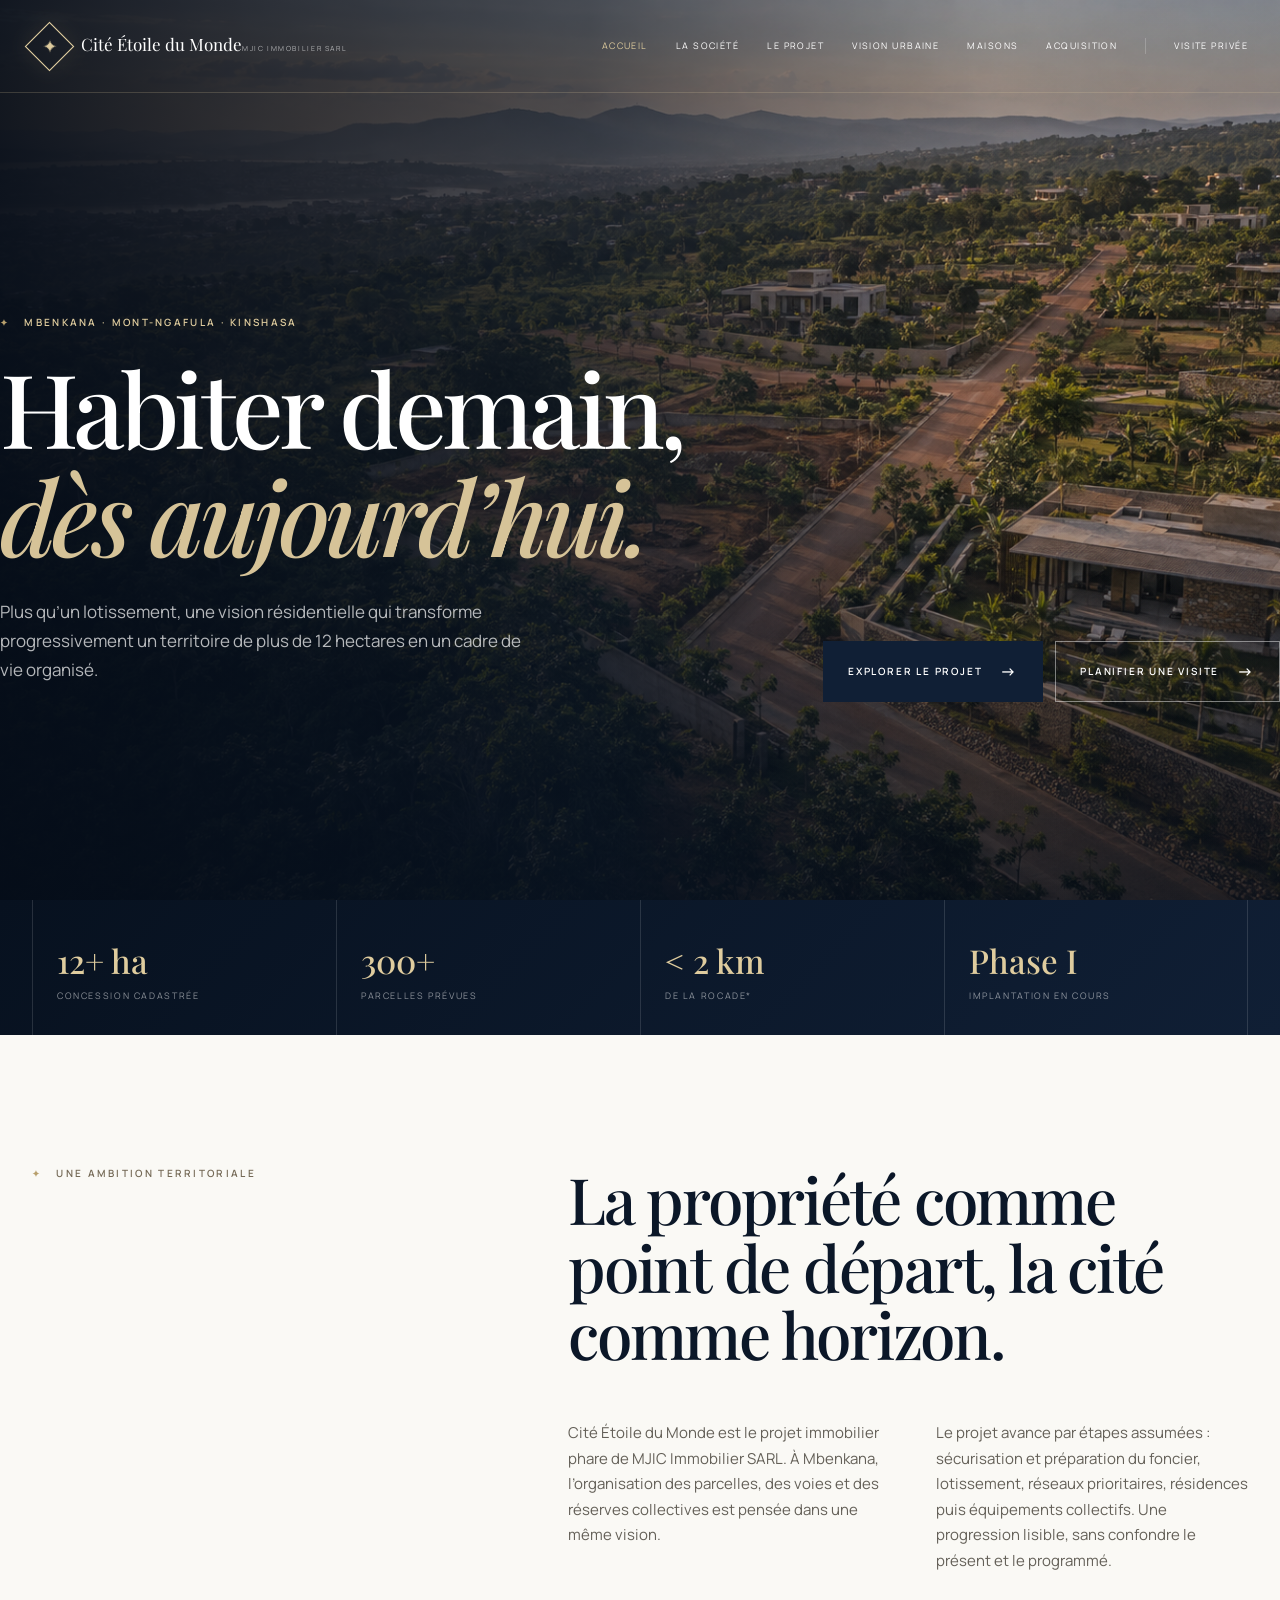
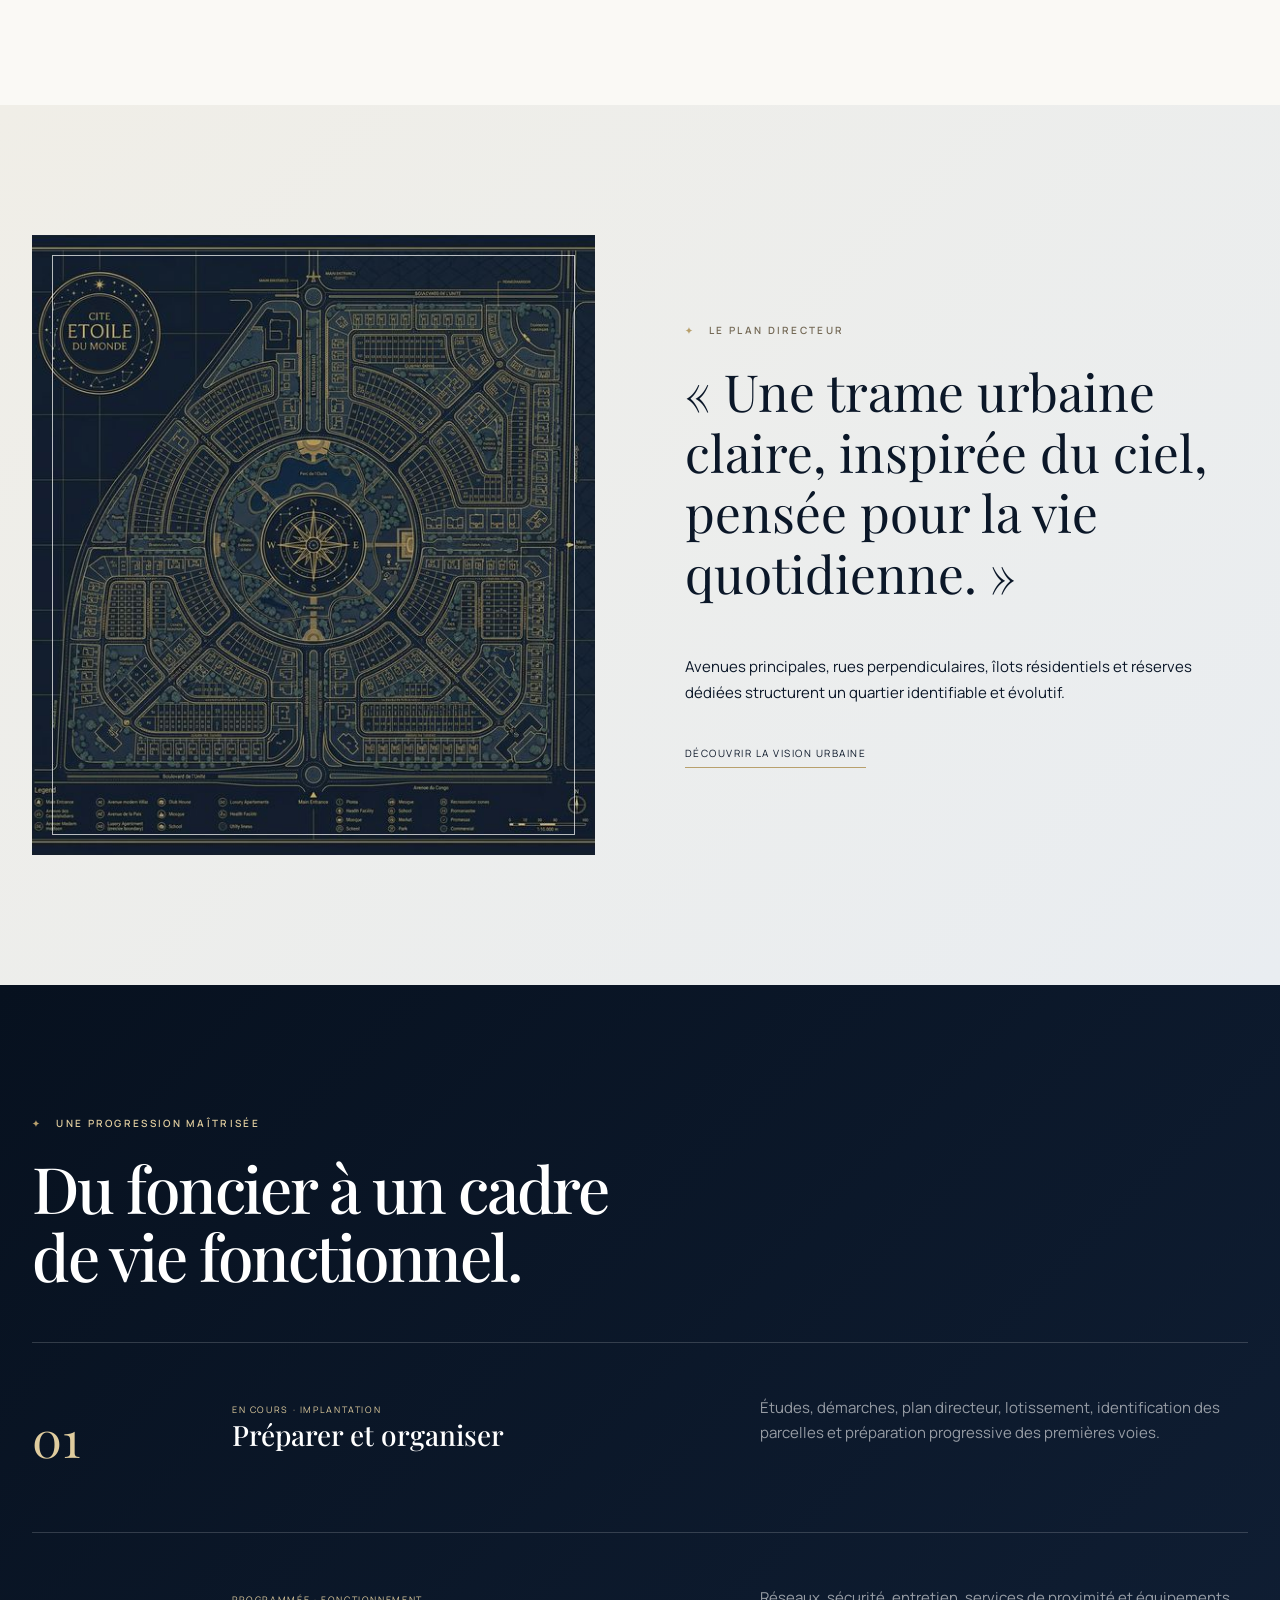
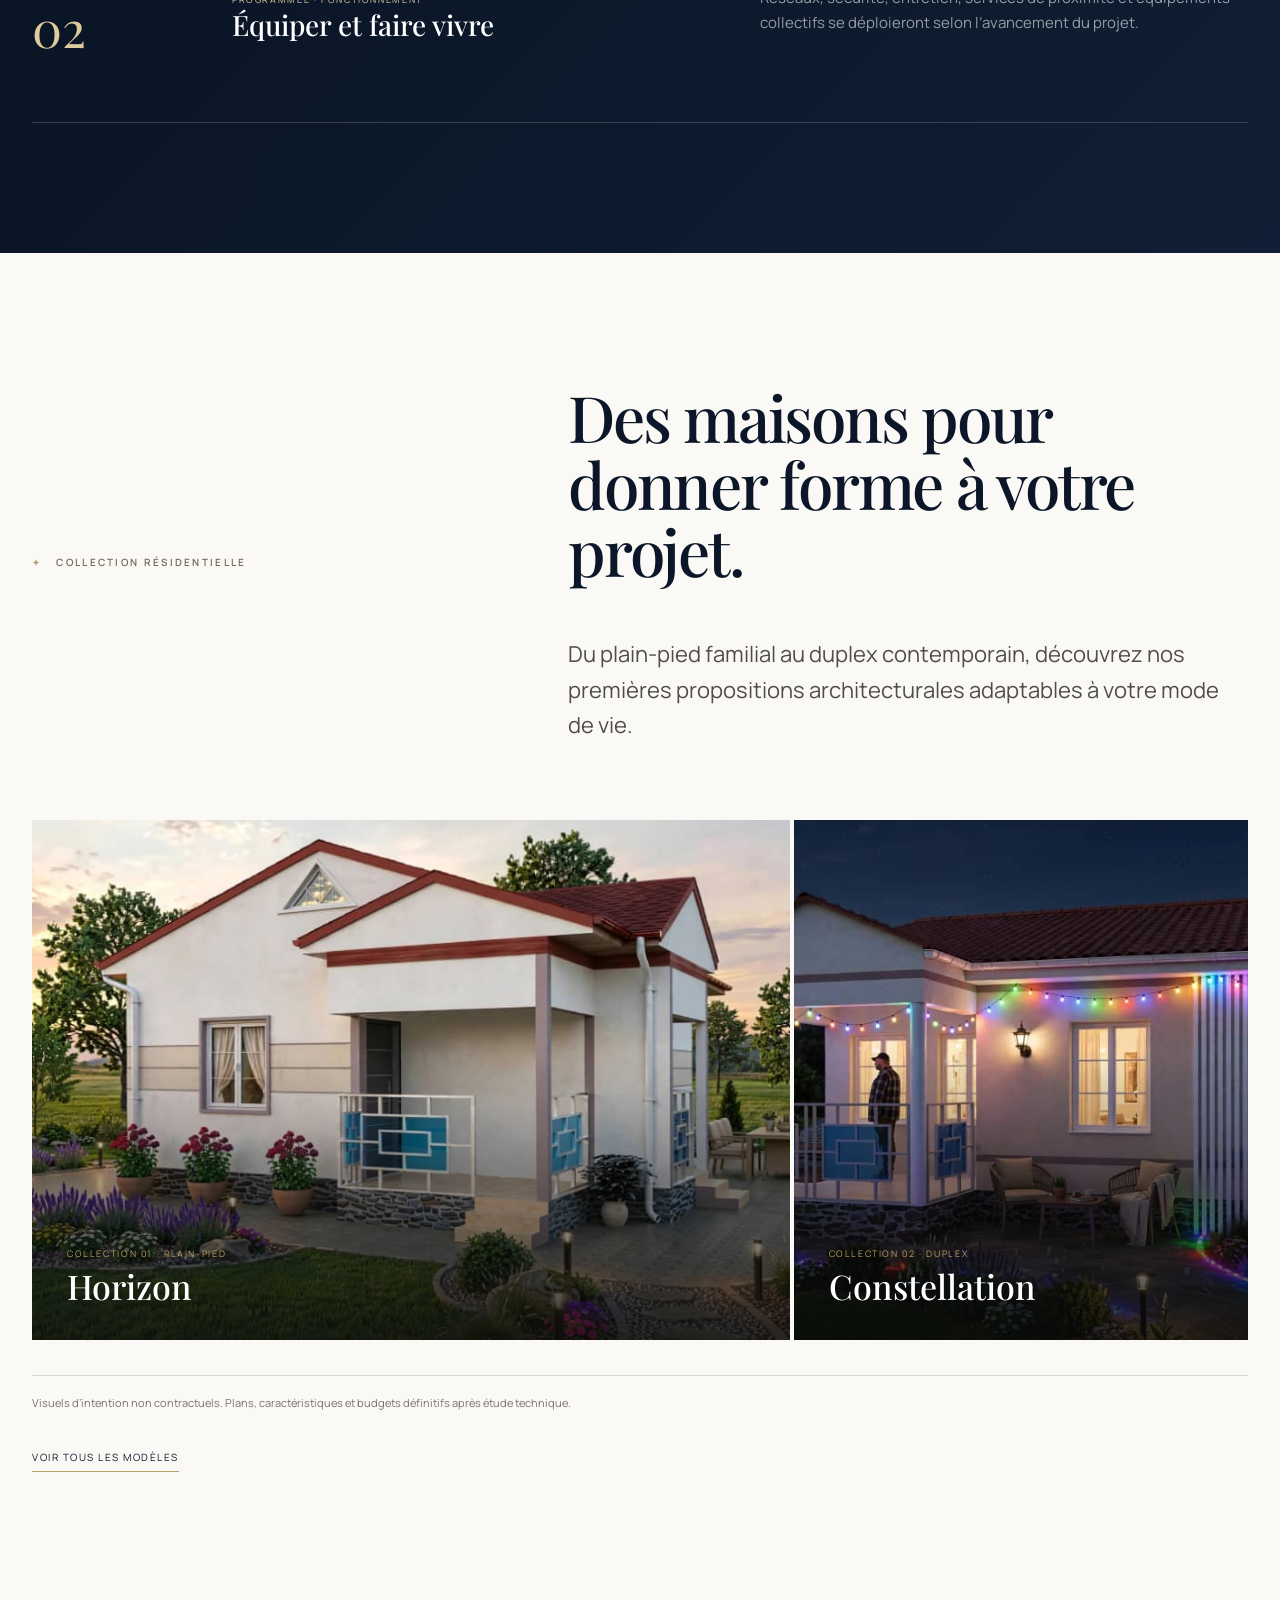
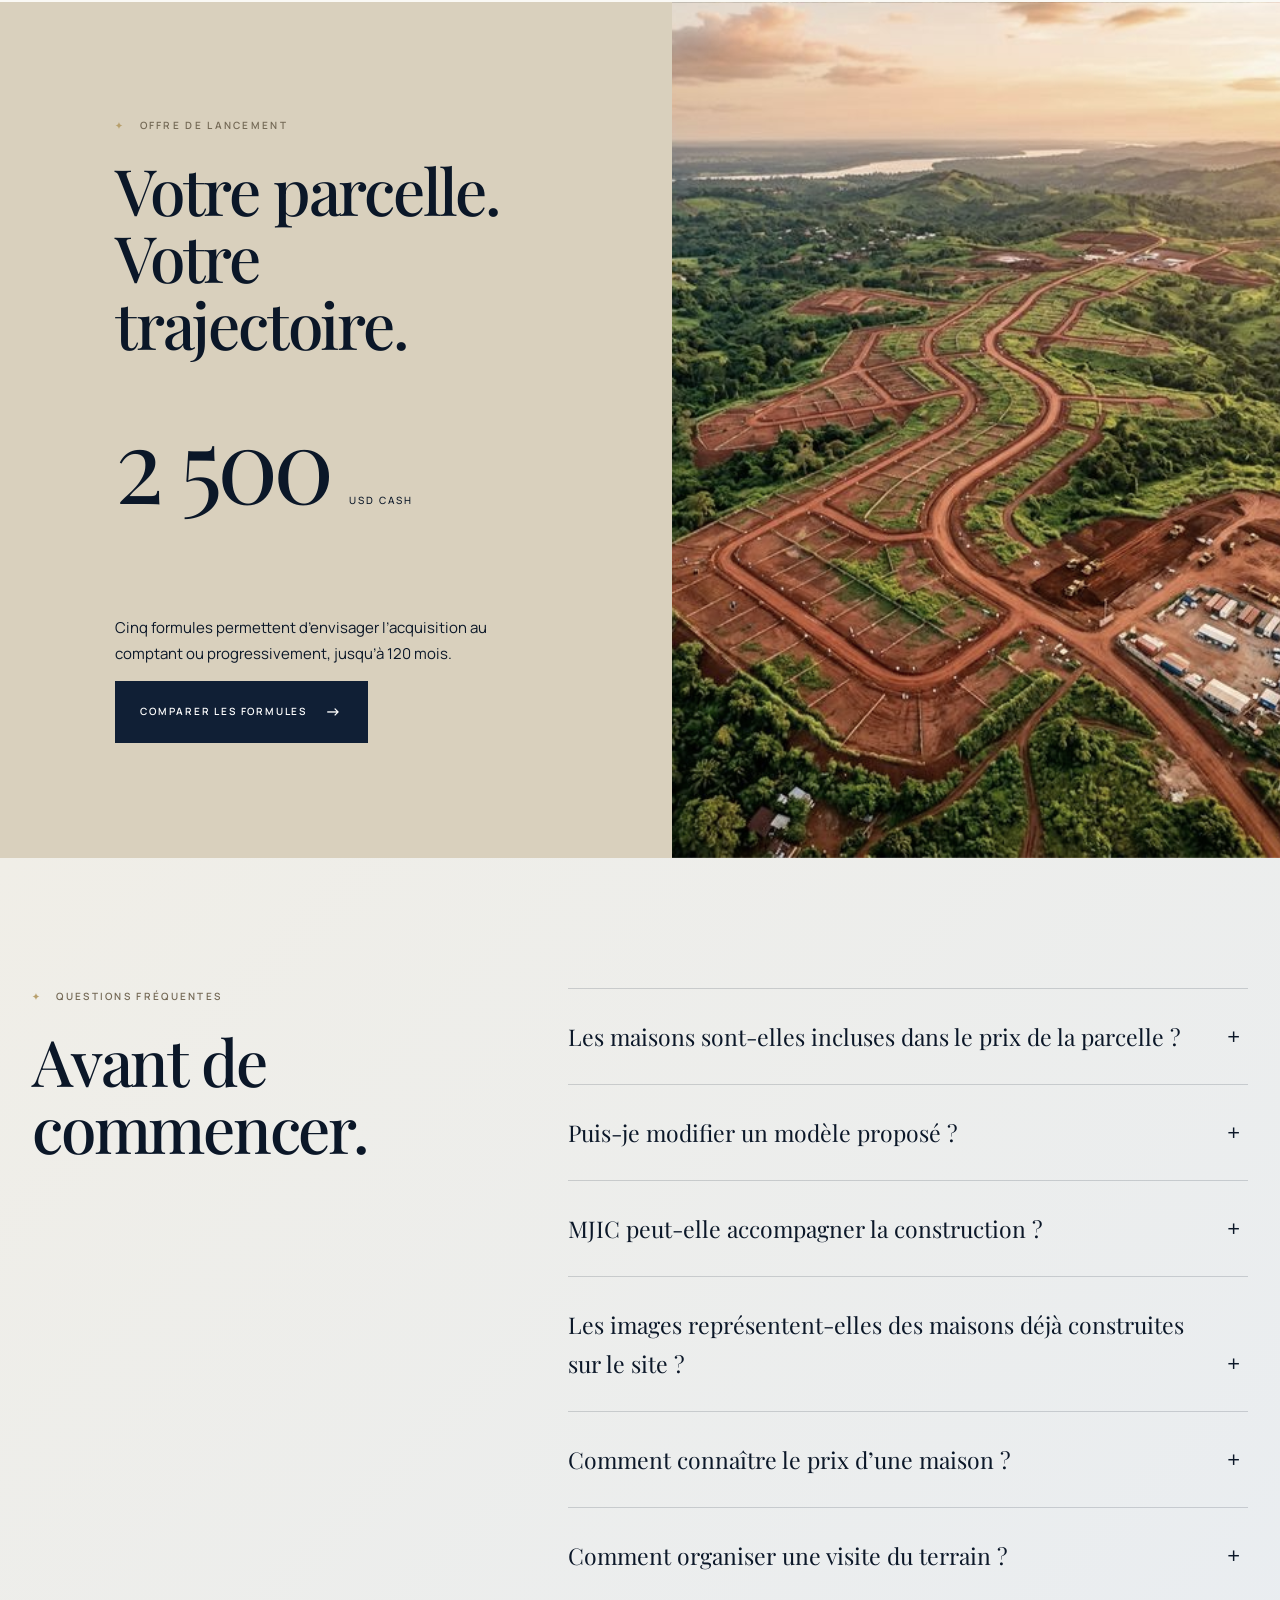
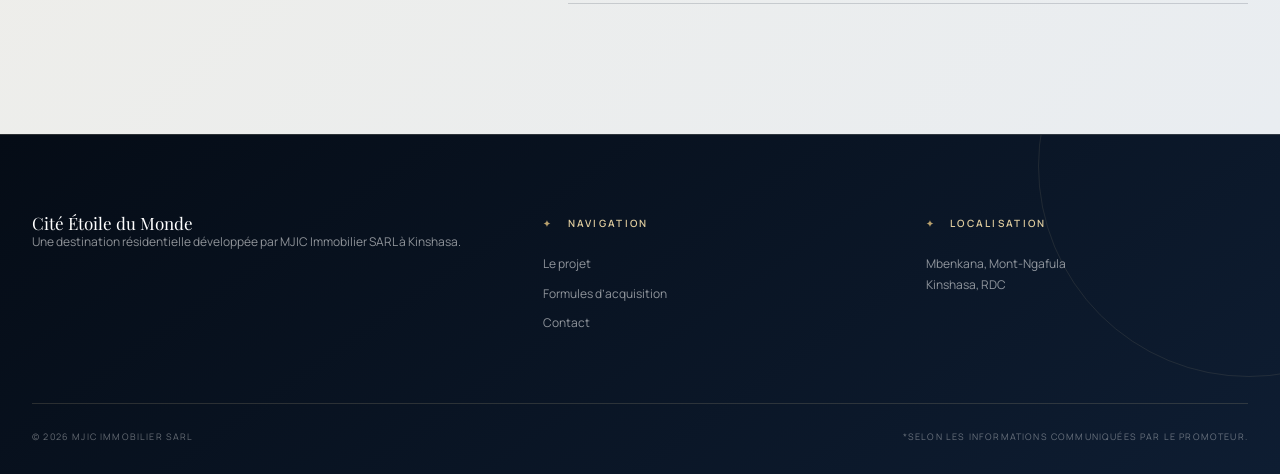
<file: index.html>
<!doctype html>
<html lang="fr">

<head>
    <meta charset="utf-8">
    <meta name="viewport" content="width=device-width,initial-scale=1">
    <meta name="theme-color" content="#07111f">
    <meta name="description"
        content="Cité Étoile du Monde, destination résidentielle planifiée à Mbenkana par MJIC Immobilier SARL.">
    <title>Cité Étoile du Monde — Une destination résidentielle</title>
    <link rel="stylesheet" href="css/style.css">
</head>

<body>
    <header class="site-header">
        <div class="wrap nav"><a class="brand" href="index.html"><span
                    class="brand-mark"><span>✦</span></span><span><span class="brand-name">Cité Étoile du
                        Monde</span><span class="brand-company">MJIC Immobilier SARL</span></span></a><button
                class="menu-btn" aria-label="Menu" aria-expanded="false">☰</button>
            <nav class="nav-links"><a class="active" href="index.html">Accueil</a><a href="societe.html">La société</a><a
                    href="projet.html">Le projet</a><a href="vision-urbaine.html">Vision urbaine</a><a
                    href="maisons.html">Maisons</a><a href="acquisition.html">Acquisition</a><a class="nav-cta" href="visite-privee.html">Visite privée</a></nav>
        </div>
    </header>
    <main>
        <section class="hero">
            <div class="wrap hero-inner">
                <p class="eyebrow">Mbenkana · Mont-Ngafula · Kinshasa</p>
                <h1>Habiter demain,<br><em>dès aujourd’hui.</em></h1>
                <div class="hero-copy">
                    <p>Plus qu’un lotissement, une vision résidentielle qui transforme progressivement un territoire de
                        plus de 12 hectares en un cadre de vie organisé.</p>
                    <div class="hero-actions"><a class="btn btn-dark" href="projet.html">Explorer le projet</a><a
                            class="btn btn-light" href="visite-privee.html">Planifier une visite</a></div>
                </div>
            </div>
        </section>
        <section class="fact-line">
            <div class="wrap facts">
                <div class="fact"><strong>12+ ha</strong><span>Concession cadastrée</span></div>
                <div class="fact"><strong>300+</strong><span>Parcelles prévues</span></div>
                <div class="fact"><strong>&lt; 2 km</strong><span>De la rocade*</span></div>
                <div class="fact"><strong>Phase I</strong><span>Implantation en cours</span></div>
            </div>
        </section>
        <section class="section">
            <div class="wrap intro-grid reveal">
                <div>
                    <p class="eyebrow">Une ambition territoriale</p>
                </div>
                <div>
                    <h2>La propriété comme point de départ, la cité comme horizon.</h2>
                    <div class="copy-columns">
                        <p>Cité Étoile du Monde est le projet immobilier phare de MJIC Immobilier SARL. À Mbenkana,
                            l’organisation des parcelles, des voies et des réserves collectives est pensée dans une même
                            vision.</p>
                        <p>Le projet avance par étapes assumées : sécurisation et préparation du foncier, lotissement,
                            réseaux prioritaires, résidences puis équipements collectifs. Une progression lisible, sans
                            confondre le présent et le programmé.</p>
                    </div>
                </div>
            </div>
        </section>
        <section class="section manifesto">
            <div class="wrap manifesto-grid">
                <div class="manifesto-visual reveal" role="img"
                    aria-label="Plan d'aménagement de la Cité Étoile du Monde"></div>
                <div class="reveal">
                    <p class="eyebrow">Le plan directeur</p>
                    <p class="quote">« Une trame urbaine claire, inspirée du ciel, pensée pour la vie quotidienne. »</p>
                    <p>Avenues principales, rues perpendiculaires, îlots résidentiels et réserves dédiées structurent un
                        quartier identifiable et évolutif.</p><a class="text-link" href="vision-urbaine.html">Découvrir la
                        vision urbaine</a>
                </div>
            </div>
        </section>
        <section class="section phases">
            <div class="wrap">
                <p class="eyebrow">Une progression maîtrisée</p>
                <h2>Du foncier à un cadre<br>de vie fonctionnel.</h2>
                <div class="phase-row reveal">
                    <div class="phase-no">01</div>
                    <div><span class="status">En cours · Implantation</span>
                        <h3>Préparer et organiser</h3>
                    </div>
                    <p>Études, démarches, plan directeur, lotissement, identification des parcelles et préparation
                        progressive des premières voies.</p>
                </div>
                <div class="phase-row reveal">
                    <div class="phase-no">02</div>
                    <div><span class="status">Programmée · Fonctionnement</span>
                        <h3>Équiper et faire vivre</h3>
                    </div>
                    <p>Réseaux, sécurité, entretien, services de proximité et équipements collectifs se déploieront
                        selon l’avancement du projet.</p>
                </div>
            </div>
        </section>
        <section class="section">
            <div class="wrap">
                <div class="intro-grid reveal">
                    <p class="eyebrow">Collection résidentielle</p>
                    <div>
                        <h2>Des maisons pour donner forme à votre projet.</h2>
                        <p class="lead">Du plain-pied familial au duplex contemporain, découvrez nos premières propositions architecturales adaptables à votre mode de vie.</p>
                    </div>
                </div>
                <div class="model-gallery-home">
                    <a class="model-tile reveal" href="maisons.html"><img src="assets/models/WhatsApp Image 2026-09-11 at 14.44.53 (1).jpeg" alt="Maison de plain-pied Horizon"><span class="model-tile-info"><span>Collection 01 · Plain-pied</span><h3>Horizon</h3></span></a>
                    <a class="model-tile reveal" href="maisons.html"><img src="assets/models/WhatsApp Image 2026-09-11 at 19.18.01.jpeg" alt="Duplex contemporain Constellation"><span class="model-tile-info"><span>Collection 02 · Duplex</span><h3>Constellation</h3></span></a>
                </div>
                <p class="disclaimer">Visuels d’intention non contractuels. Plans, caractéristiques et budgets définitifs après étude technique.</p>
                <a class="text-link" href="maisons.html">Voir tous les modèles</a>
            </div>
        </section>
        <section class="pricing-feature">
            <div class="pricing-copy reveal">
                <p class="eyebrow">Offre de lancement</p>
                <h2>Votre parcelle.<br>Votre trajectoire.</h2>
                <p class="price">2 500 <small>USD CASH</small></p>
                <p>Cinq formules permettent d’envisager l’acquisition au comptant ou progressivement, jusqu’à 120 mois.
                </p><a class="btn btn-dark" href="acquisition.html">Comparer les formules</a>
            </div>
            <div class="pricing-image" role="img" aria-label="Perspective du projet résidentiel"></div>
        </section>
        <section class="section manifesto">
            <div class="wrap intro-grid">
                <div><p class="eyebrow">Questions fréquentes</p><h2>Avant de commencer.</h2></div>
                <div class="faq">
                    <details class="reveal"><summary>Les maisons sont-elles incluses dans le prix de la parcelle ?</summary><p>Non. Les formules d’acquisition présentées concernent la parcelle. Le modèle de maison, ses adaptations et sa construction font l’objet d’une étude et d’un devis séparés.</p></details>
                    <details class="reveal"><summary>Puis-je modifier un modèle proposé ?</summary><p>Oui. Les modèles Horizon et Constellation servent de bases architecturales. Toute adaptation dépendra de la parcelle, des règles d’aménagement, de la faisabilité technique et du budget retenu.</p></details>
                    <details class="reveal"><summary>MJIC peut-elle accompagner la construction ?</summary><p>MJIC Immobilier prévoit de pouvoir accompagner les acquéreurs avec des plans-types, des modèles de maisons, la fourniture de matériaux et des prestations de construction selon les besoins.</p></details>
                    <details class="reveal"><summary>Les images représentent-elles des maisons déjà construites sur le site ?</summary><p>Non. Il s’agit de visuels d’intention destinés à présenter les modèles envisagés. Ils ne constituent pas une photographie de réalisations déjà livrées à Cité Étoile du Monde.</p></details>
                    <details class="reveal"><summary>Comment connaître le prix d’une maison ?</summary><p>Le coût dépend du modèle, de la surface, des matériaux, des finitions et des éventuelles modifications. Un conseiller pourra préparer une proposition après définition de votre besoin.</p></details>
                    <details class="reveal"><summary>Comment organiser une visite du terrain ?</summary><p>Utilisez le formulaire de contact pour demander un rendez-vous. L’équipe MJIC vous recontactera afin de convenir des modalités de visite à Mbenkana.</p></details>
                </div>
            </div>
        </section>
    </main>
    <footer class="site-footer">
        <div class="wrap">
            <div class="footer-grid">
                <div>
                    <div class="brand-name">Cité Étoile du Monde</div>
                    <p>Une destination résidentielle développée par MJIC Immobilier SARL à Kinshasa.</p>
                </div>
                <div><span class="eyebrow">Navigation</span><a href="projet.html">Le projet</a><a
                        href="acquisition.html">Formules d’acquisition</a><a href="visite-privee.html">Contact</a></div>
                <div><span class="eyebrow">Localisation</span>
                    <p>Mbenkana, Mont-Ngafula<br>Kinshasa, RDC</p>
                </div>
            </div>
            <div class="footer-bottom">© 2026 MJIC Immobilier SARL <span>*Selon les informations communiquées par le
                    promoteur.</span></div>
        </div>
    </footer>
    <script src="js/main.js"></script>
</body>

</html>
</file>
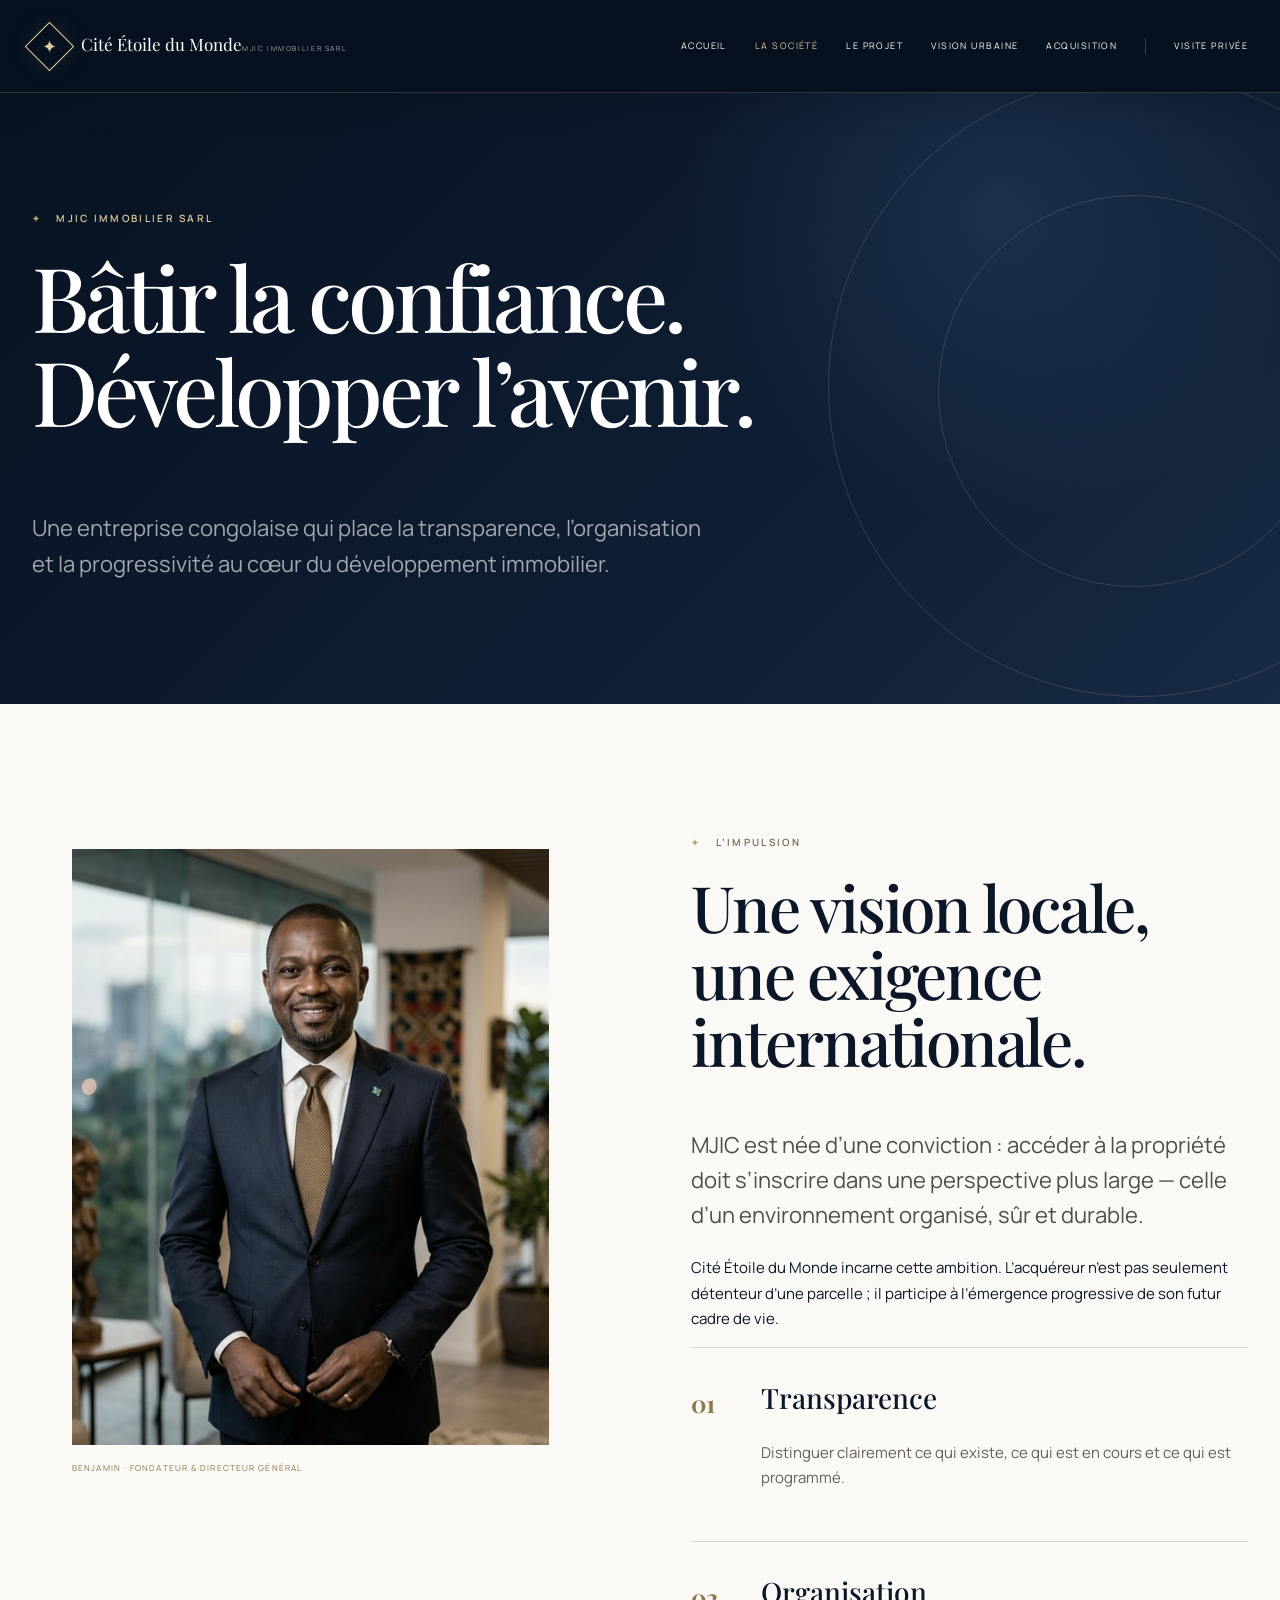
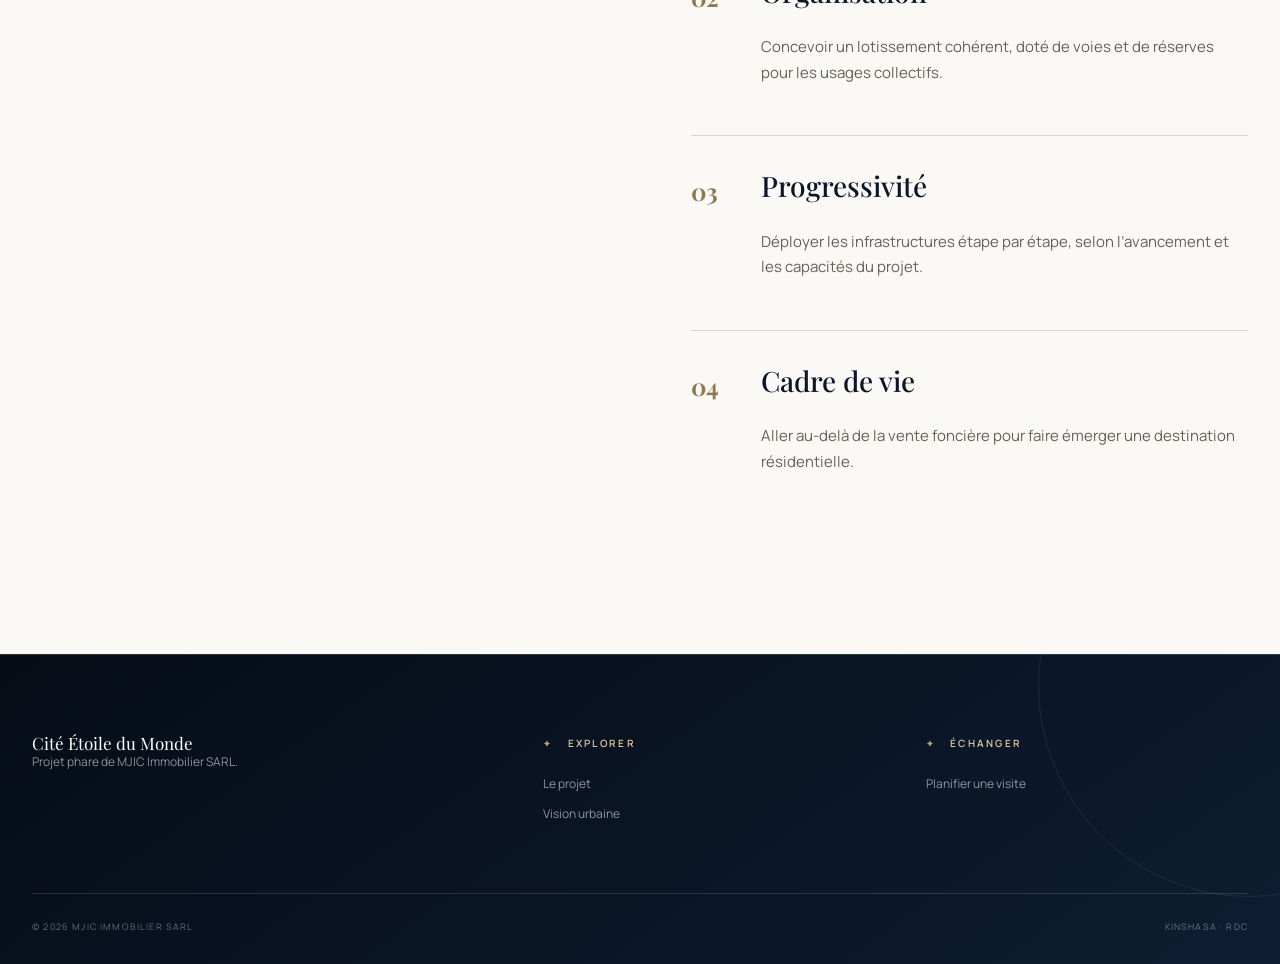
<file: about.html>
<!doctype html>
<html lang="fr">

<head>
    <meta charset="utf-8">
    <meta name="viewport" content="width=device-width,initial-scale=1">
    <meta name="description" content="Découvrez MJIC Immobilier SARL, sa mission, sa vision et son engagement.">
    <title>La société — MJIC Immobilier SARL</title>
    <link rel="stylesheet" href="css/style.css">
</head>

<body>
    <header class="site-header solid">
        <div class="wrap nav"><a class="brand" href="index.html"><span
                    class="brand-mark"><span>✦</span></span><span><span class="brand-name">Cité Étoile du
                        Monde</span><span class="brand-company">MJIC Immobilier SARL</span></span></a><button
                class="menu-btn" aria-label="Menu">☰</button>
            <nav class="nav-links"><a href="index.html">Accueil</a><a class="active" href="about.html">La société</a><a
                    href="projet.html">Le projet</a><a href="services.html">Vision urbaine</a><a
                    href="formules.html">Acquisition</a><a class="nav-cta" href="contact.html">Visite privée</a></nav>
        </div>
    </header>
    <main>
        <section class="page-hero">
            <div class="wrap">
                <p class="eyebrow">MJIC Immobilier SARL</p>
                <h1>Bâtir la confiance.<br>Développer l’avenir.</h1>
                <p class="lead">Une entreprise congolaise qui place la transparence, l’organisation et la progressivité
                    au cœur du développement immobilier.</p>
            </div>
        </section>
        <section class="section">
            <div class="wrap editorial-grid">
                <figure class="portrait reveal"><img src="assets/founder.jpg"
                        alt="Benjamin, fondateur et directeur général de MJIC Immobilier SARL">
                    <figcaption><small>Benjamin · Fondateur & Directeur général</small></figcaption>
                </figure>
                <div>
                    <p class="eyebrow">L’impulsion</p>
                    <h2>Une vision locale, une exigence internationale.</h2>
                    <p class="lead">MJIC est née d’une conviction : accéder à la propriété doit s’inscrire dans une
                        perspective plus large — celle d’un environnement organisé, sûr et durable.</p>
                    <p>Cité Étoile du Monde incarne cette ambition. L’acquéreur n’est pas seulement détenteur d’une
                        parcelle ; il participe à l’émergence progressive de son futur cadre de vie.</p>
                    <div class="principle reveal"><b>01</b>
                        <div>
                            <h3>Transparence</h3>
                            <p>Distinguer clairement ce qui existe, ce qui est en cours et ce qui est programmé.</p>
                        </div>
                    </div>
                    <div class="principle reveal"><b>02</b>
                        <div>
                            <h3>Organisation</h3>
                            <p>Concevoir un lotissement cohérent, doté de voies et de réserves pour les usages
                                collectifs.</p>
                        </div>
                    </div>
                    <div class="principle reveal"><b>03</b>
                        <div>
                            <h3>Progressivité</h3>
                            <p>Déployer les infrastructures étape par étape, selon l’avancement et les capacités du
                                projet.</p>
                        </div>
                    </div>
                    <div class="principle reveal"><b>04</b>
                        <div>
                            <h3>Cadre de vie</h3>
                            <p>Aller au-delà de la vente foncière pour faire émerger une destination résidentielle.</p>
                        </div>
                    </div>
                </div>
            </div>
        </section>
    </main>
    <footer class="site-footer">
        <div class="wrap">
            <div class="footer-grid">
                <div>
                    <div class="brand-name">Cité Étoile du Monde</div>
                    <p>Projet phare de MJIC Immobilier SARL.</p>
                </div>
                <div><span class="eyebrow">Explorer</span><a href="projet.html">Le projet</a><a
                        href="services.html">Vision urbaine</a></div>
                <div><span class="eyebrow">Échanger</span><a href="contact.html">Planifier une visite</a></div>
            </div>
            <div class="footer-bottom">© 2026 MJIC Immobilier SARL <span>Kinshasa · RDC</span></div>
        </div>
    </footer>
    <script src="js/main.js"></script>
</body>

</html>
</file>
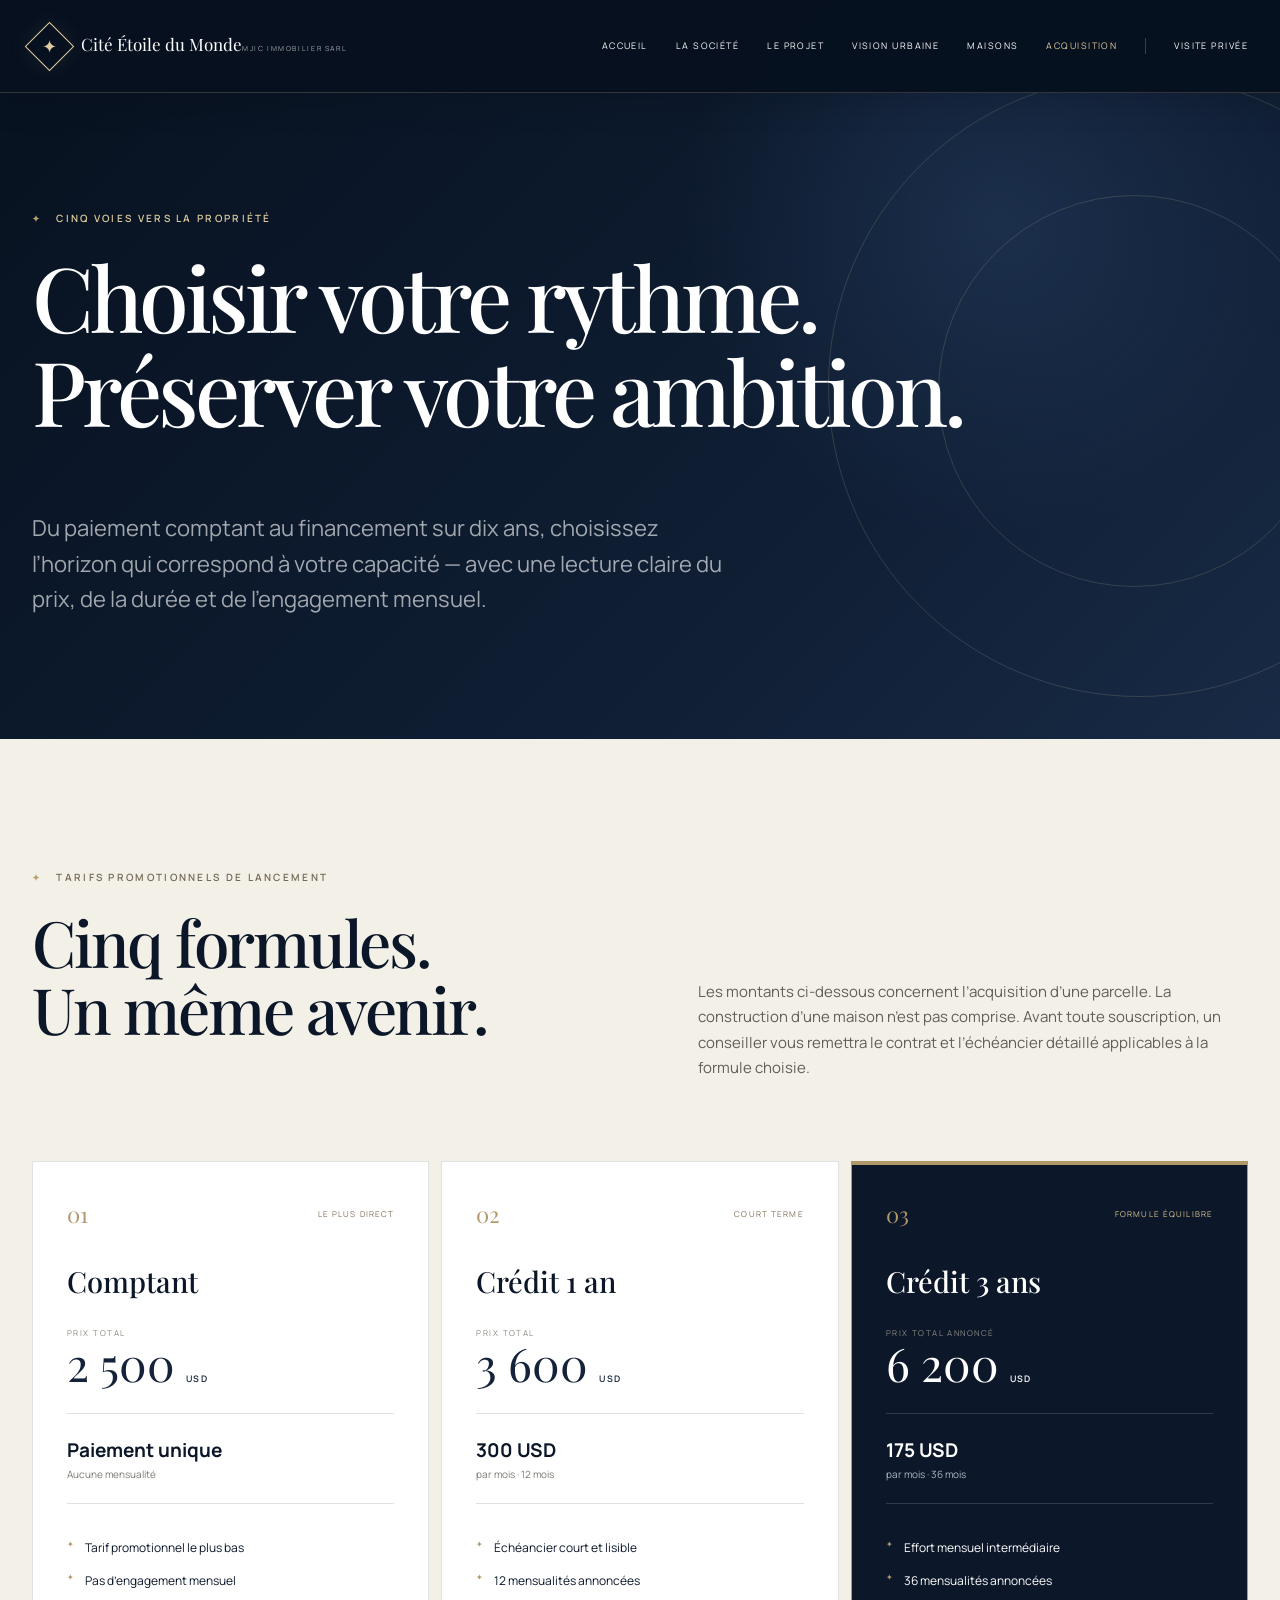
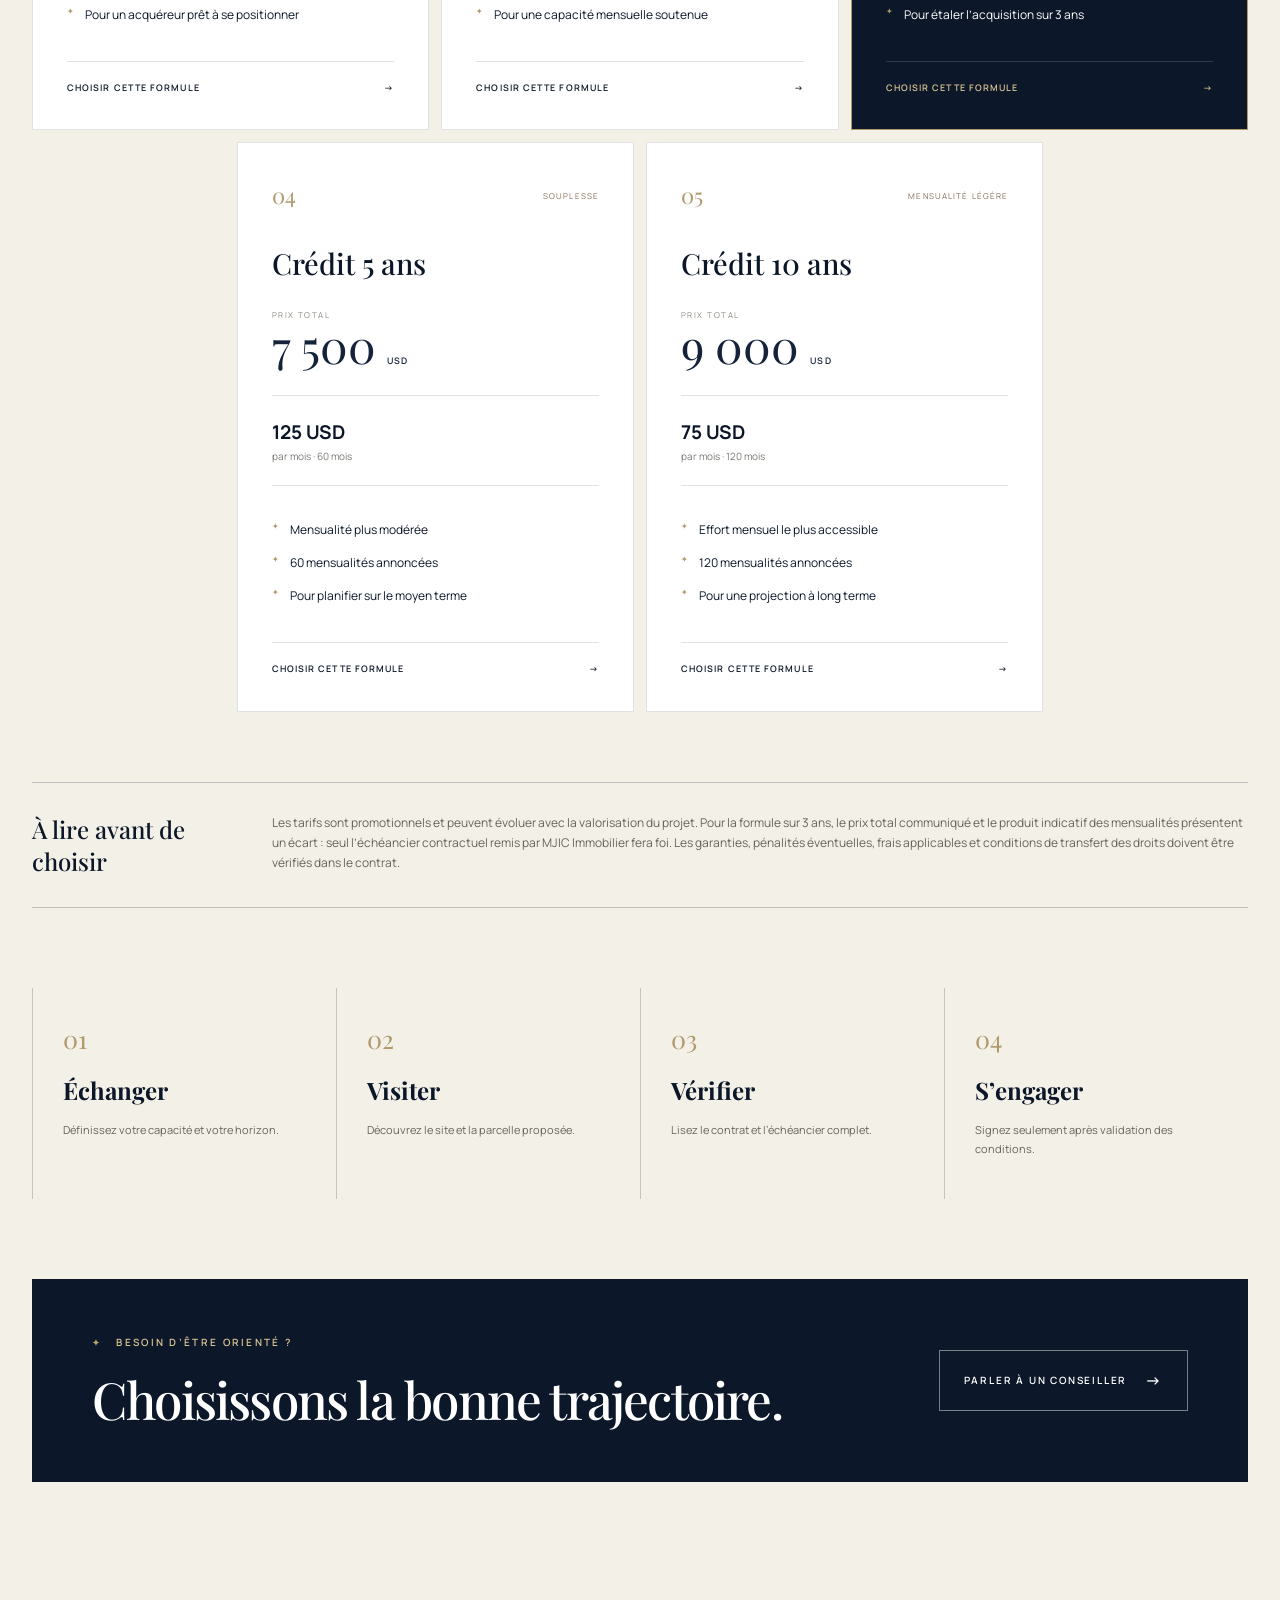
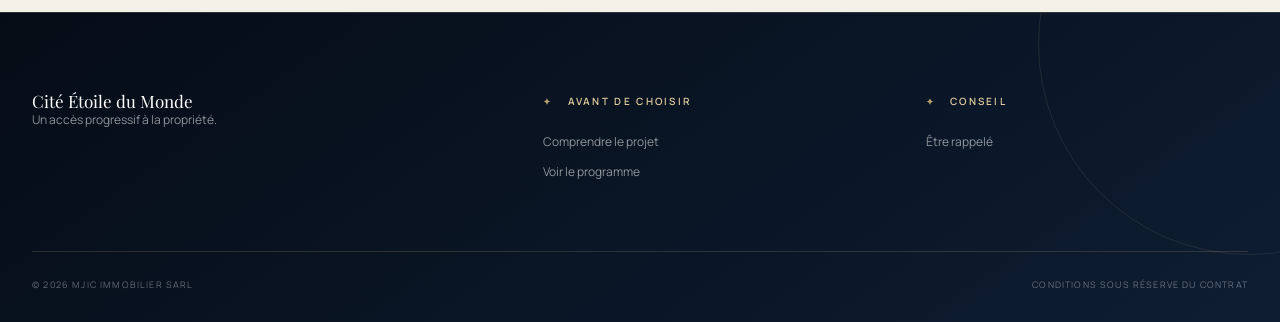
<file: acquisition.html>
<!doctype html>
<html lang="fr">

<head>
    <meta charset="utf-8">
    <meta name="viewport" content="width=device-width,initial-scale=1">
    <meta name="theme-color" content="#07111f">
    <meta name="description" content="Comparez les cinq formules d'acquisition de parcelles à Cité Étoile du Monde.">
    <title>Formules d’acquisition — Cité Étoile du Monde</title>
    <link rel="stylesheet" href="css/style.css">
</head>

<body class="acquisition-page">
    <header class="site-header solid">
        <div class="wrap nav"><a class="brand" href="index.html"><span
                    class="brand-mark"><span>✦</span></span><span><span class="brand-name">Cité Étoile du
                        Monde</span><span class="brand-company">MJIC Immobilier SARL</span></span></a><button
                class="menu-btn">☰</button>
            <nav class="nav-links"><a href="index.html">Accueil</a><a href="societe.html">La société</a><a
                    href="projet.html">Le projet</a><a href="vision-urbaine.html">Vision urbaine</a><a href="maisons.html">Maisons</a><a class="active"
                    href="acquisition.html">Acquisition</a><a class="nav-cta" href="visite-privee.html">Visite privée</a></nav>
        </div>
    </header>
    <main>
        <section class="page-hero acquisition-hero">
            <div class="wrap">
                <p class="eyebrow">Cinq voies vers la propriété</p>
                <h1>Choisir votre rythme.<br>Préserver votre ambition.</h1>
                <p class="lead">Du paiement comptant au financement sur dix ans, choisissez l’horizon qui correspond à
                    votre capacité — avec une lecture claire du prix, de la durée et de l’engagement mensuel.</p>
            </div>
        </section>
        <section class="section pricing-section">
            <div class="wrap">
                <div class="pricing-intro">
                    <div><p class="eyebrow">Tarifs promotionnels de lancement</p><h2>Cinq formules.<br>Un même avenir.</h2></div>
                    <p>Les montants ci-dessous concernent l’acquisition d’une parcelle. La construction d’une maison
                        n’est pas comprise. Avant toute souscription, un conseiller vous remettra le contrat et
                        l’échéancier détaillé applicables à la formule choisie.</p>
                </div>
                <div class="plans">
                    <article class="plan reveal">
                        <div class="plan-head"><div class="plan-number">01</div><div class="tag">Le plus direct</div></div>
                        <h3>Comptant</h3><p class="plan-label">Prix total</p><div class="amount">2 500 <small>USD</small></div>
                        <div class="payment"><strong>Paiement unique</strong><span>Aucune mensualité</span></div>
                        <ul><li>Tarif promotionnel le plus bas</li><li>Pas d’engagement mensuel</li><li>Pour un acquéreur prêt à se positionner</li></ul>
                        <a href="visite-privee.html?formule=comptant">Choisir cette formule <span>→</span></a>
                    </article>
                    <article class="plan reveal">
                        <div class="plan-head"><div class="plan-number">02</div><div class="tag">Court terme</div></div>
                        <h3>Crédit 1 an</h3><p class="plan-label">Prix total</p><div class="amount">3 600 <small>USD</small></div>
                        <div class="payment"><strong>300 USD</strong><span>par mois · 12 mois</span></div>
                        <ul><li>Échéancier court et lisible</li><li>12 mensualités annoncées</li><li>Pour une capacité mensuelle soutenue</li></ul>
                        <a href="visite-privee.html?formule=credit-1-an">Choisir cette formule <span>→</span></a>
                    </article>
                    <article class="plan recommended reveal">
                        <div class="plan-head"><div class="plan-number">03</div><div class="tag">Formule équilibre</div></div>
                        <h3>Crédit 3 ans</h3><p class="plan-label">Prix total annoncé</p><div class="amount">6 200 <small>USD</small></div>
                        <div class="payment"><strong>175 USD</strong><span>par mois · 36 mois</span></div>
                        <ul><li>Effort mensuel intermédiaire</li><li>36 mensualités annoncées</li><li>Pour étaler l’acquisition sur 3 ans</li></ul>
                        <a href="visite-privee.html?formule=credit-3-ans">Choisir cette formule <span>→</span></a>
                    </article>
                    <article class="plan reveal">
                        <div class="plan-head"><div class="plan-number">04</div><div class="tag">Souplesse</div></div>
                        <h3>Crédit 5 ans</h3><p class="plan-label">Prix total</p><div class="amount">7 500 <small>USD</small></div>
                        <div class="payment"><strong>125 USD</strong><span>par mois · 60 mois</span></div>
                        <ul><li>Mensualité plus modérée</li><li>60 mensualités annoncées</li><li>Pour planifier sur le moyen terme</li></ul>
                        <a href="visite-privee.html?formule=credit-5-ans">Choisir cette formule <span>→</span></a>
                    </article>
                    <article class="plan reveal">
                        <div class="plan-head"><div class="plan-number">05</div><div class="tag">Mensualité légère</div></div>
                        <h3>Crédit 10 ans</h3><p class="plan-label">Prix total</p><div class="amount">9 000 <small>USD</small></div>
                        <div class="payment"><strong>75 USD</strong><span>par mois · 120 mois</span></div>
                        <ul><li>Effort mensuel le plus accessible</li><li>120 mensualités annoncées</li><li>Pour une projection à long terme</li></ul>
                        <a href="visite-privee.html?formule=credit-10-ans">Choisir cette formule <span>→</span></a>
                    </article>
                </div>
                <div class="pricing-note"><strong>À lire avant de choisir</strong><p>Les tarifs sont promotionnels et
                    peuvent évoluer avec la valorisation du projet. Pour la formule sur 3 ans, le prix total communiqué
                    et le produit indicatif des mensualités présentent un écart : seul l’échéancier contractuel remis par
                    MJIC Immobilier fera foi. Les garanties, pénalités éventuelles, frais applicables et conditions de
                    transfert des droits doivent être vérifiés dans le contrat.</p></div>
                <div class="acquisition-steps"><div><span>01</span><strong>Échanger</strong><p>Définissez votre capacité et votre horizon.</p></div><div><span>02</span><strong>Visiter</strong><p>Découvrez le site et la parcelle proposée.</p></div><div><span>03</span><strong>Vérifier</strong><p>Lisez le contrat et l’échéancier complet.</p></div><div><span>04</span><strong>S’engager</strong><p>Signez seulement après validation des conditions.</p></div></div>
                <div class="pricing-cta"><div><p class="eyebrow">Besoin d’être orienté ?</p><h2>Choisissons la bonne trajectoire.</h2></div><a class="btn btn-light" href="visite-privee.html">Parler à un conseiller</a></div>
            </div>
        </section>
    </main>
    <footer class="site-footer">
        <div class="wrap">
            <div class="footer-grid">
                <div>
                    <div class="brand-name">Cité Étoile du Monde</div>
                    <p>Un accès progressif à la propriété.</p>
                </div>
                <div><span class="eyebrow">Avant de choisir</span><a href="projet.html">Comprendre le projet</a><a
                        href="vision-urbaine.html">Voir le programme</a></div>
                <div><span class="eyebrow">Conseil</span><a href="visite-privee.html">Être rappelé</a></div>
            </div>
            <div class="footer-bottom">© 2026 MJIC Immobilier SARL <span>Conditions sous réserve du contrat</span></div>
        </div>
    </footer>
    <script src="js/main.js"></script>
</body>

</html>
</file>
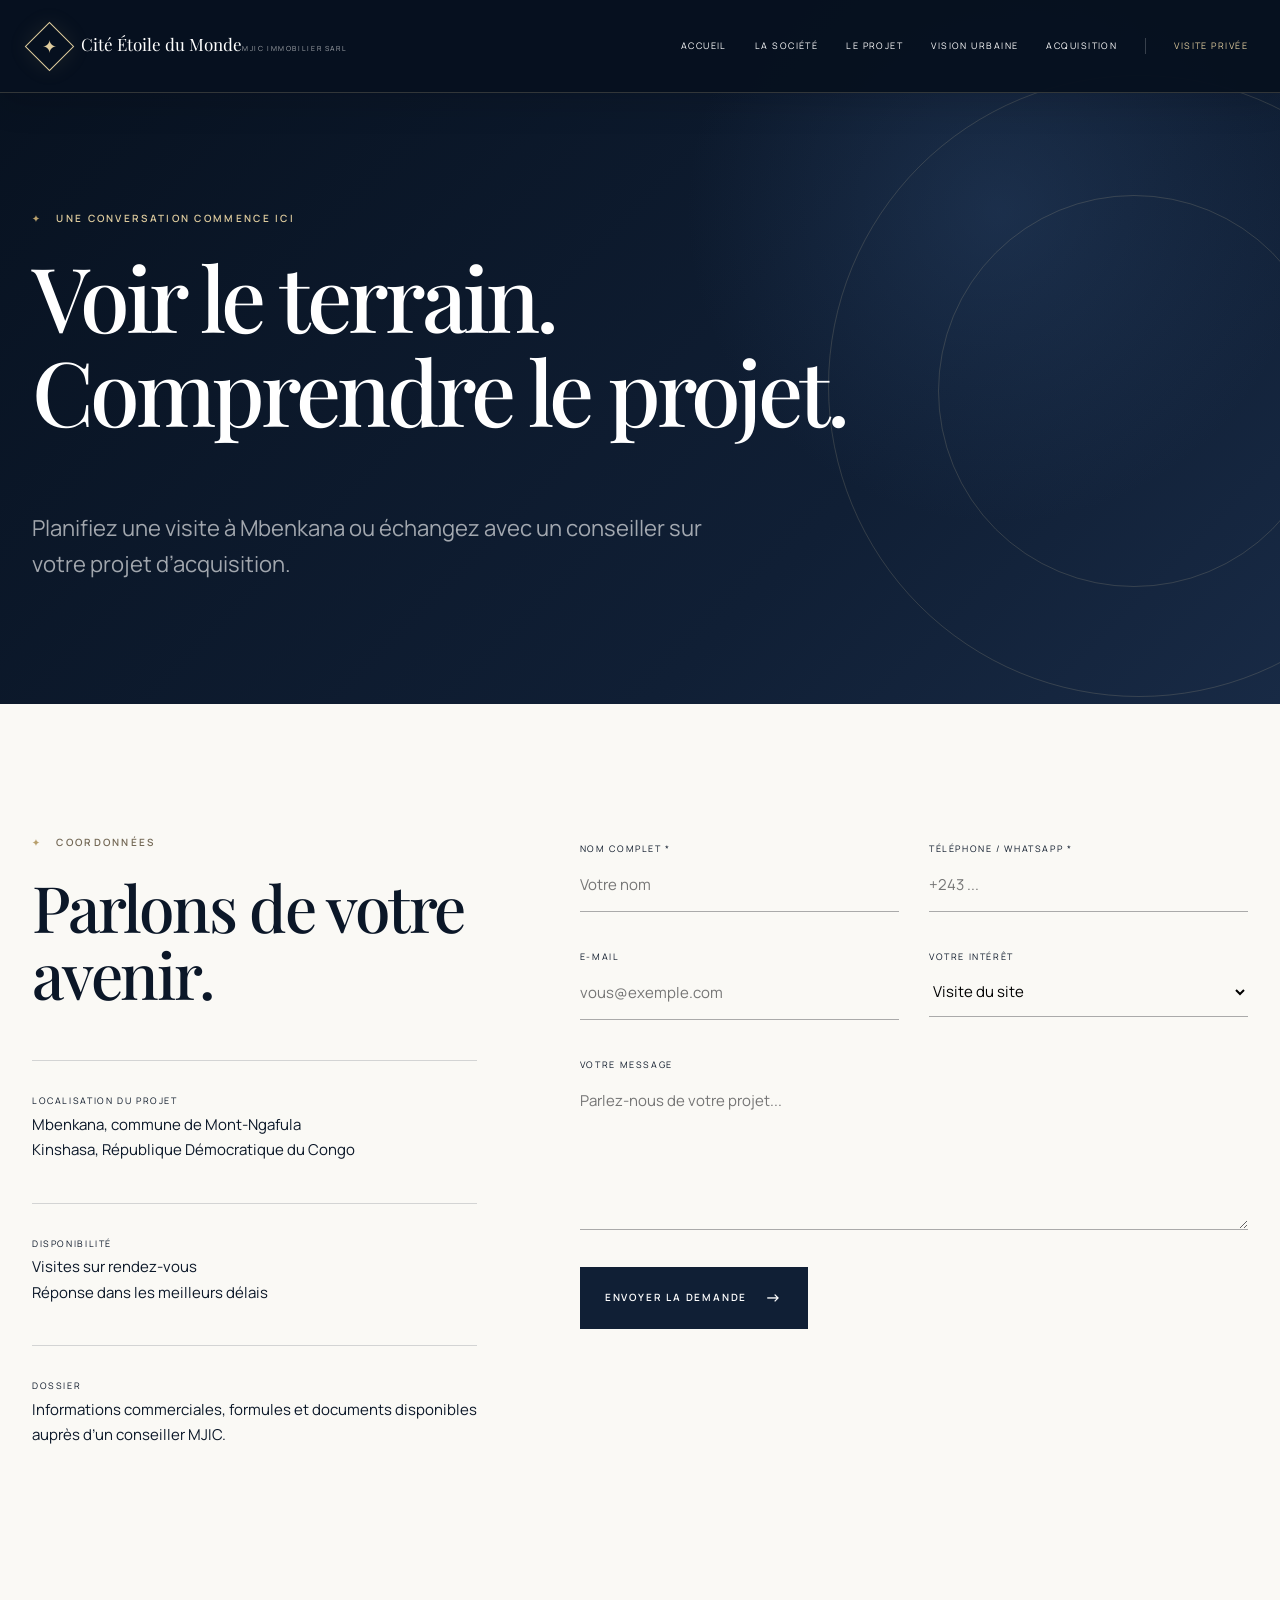
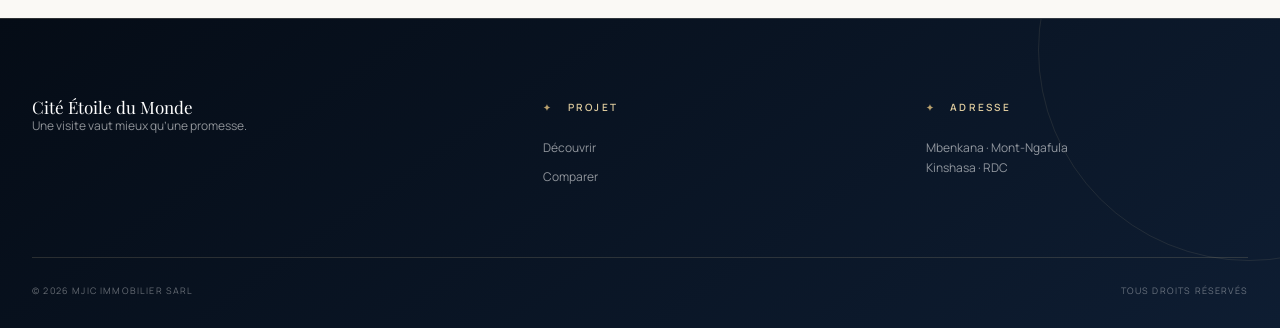
<file: contact.html>
<!doctype html>
<html lang="fr">

<head>
    <meta charset="utf-8">
    <meta name="viewport" content="width=device-width,initial-scale=1">
    <meta name="description"
        content="Contactez MJIC Immobilier SARL et planifiez une visite privée du site à Mbenkana.">
    <title>Contact & visite privée — MJIC Immobilier</title>
    <link rel="stylesheet" href="css/style.css">
</head>

<body>
    <header class="site-header solid">
        <div class="wrap nav"><a class="brand" href="index.html"><span
                    class="brand-mark"><span>✦</span></span><span><span class="brand-name">Cité Étoile du
                        Monde</span><span class="brand-company">MJIC Immobilier SARL</span></span></a><button
                class="menu-btn">☰</button>
            <nav class="nav-links"><a href="index.html">Accueil</a><a href="about.html">La société</a><a
                    href="projet.html">Le projet</a><a href="services.html">Vision urbaine</a><a
                    href="formules.html">Acquisition</a><a class="active nav-cta" href="contact.html">Visite privée</a>
            </nav>
        </div>
    </header>
    <main>
        <section class="page-hero">
            <div class="wrap">
                <p class="eyebrow">Une conversation commence ici</p>
                <h1>Voir le terrain.<br>Comprendre le projet.</h1>
                <p class="lead">Planifiez une visite à Mbenkana ou échangez avec un conseiller sur votre projet
                    d’acquisition.</p>
            </div>
        </section>
        <section class="section">
            <div class="wrap contact-layout">
                <aside>
                    <p class="eyebrow">Coordonnées</p>
                    <h2>Parlons de votre avenir.</h2>
                    <div class="contact-detail"><span>Localisation du projet</span>
                        <p>Mbenkana, commune de Mont-Ngafula<br>Kinshasa, République Démocratique du Congo</p>
                    </div>
                    <div class="contact-detail"><span>Disponibilité</span>
                        <p>Visites sur rendez-vous<br>Réponse dans les meilleurs délais</p>
                    </div>
                    <div class="contact-detail"><span>Dossier</span>
                        <p>Informations commerciales, formules et documents disponibles auprès d’un conseiller MJIC.</p>
                    </div>
                </aside>
                <div>
                    <div class="form-status" role="status"></div>
                    <form id="contactForm">
                        <div class="form-grid">
                            <div class="field"><label for="name">Nom complet *</label><input id="name" name="name"
                                    required placeholder="Votre nom"></div>
                            <div class="field"><label for="phone">Téléphone / WhatsApp *</label><input id="phone"
                                    name="phone" required placeholder="+243 ..."></div>
                            <div class="field"><label for="email">E-mail</label><input id="email" type="email"
                                    name="email" placeholder="vous@exemple.com"></div>
                            <div class="field"><label for="interest">Votre intérêt</label><select id="interest"
                                    name="interest">
                                    <option>Visite du site</option>
                                    <option>Formule cash</option>
                                    <option>Crédit 1 an</option>
                                    <option>Crédit 3 ans</option>
                                    <option>Crédit 5 ans</option>
                                    <option>Crédit 10 ans</option>
                                    <option>Demande de dossier</option>
                                </select></div>
                            <div class="field full"><label for="message">Votre message</label><textarea id="message"
                                    name="message" rows="5" placeholder="Parlez-nous de votre projet..."></textarea>
                            </div>
                            <div class="field full"><button class="btn btn-dark" type="submit">Envoyer la
                                    demande</button></div>
                        </div>
                    </form>
                </div>
            </div>
        </section>
    </main>
    <footer class="site-footer">
        <div class="wrap">
            <div class="footer-grid">
                <div>
                    <div class="brand-name">Cité Étoile du Monde</div>
                    <p>Une visite vaut mieux qu’une promesse.</p>
                </div>
                <div><span class="eyebrow">Projet</span><a href="projet.html">Découvrir</a><a
                        href="formules.html">Comparer</a></div>
                <div><span class="eyebrow">Adresse</span>
                    <p>Mbenkana · Mont-Ngafula<br>Kinshasa · RDC</p>
                </div>
            </div>
            <div class="footer-bottom">© 2026 MJIC Immobilier SARL <span>Tous droits réservés</span></div>
        </div>
    </footer>
    <script src="js/main.js"></script>
</body>

</html>
</file>
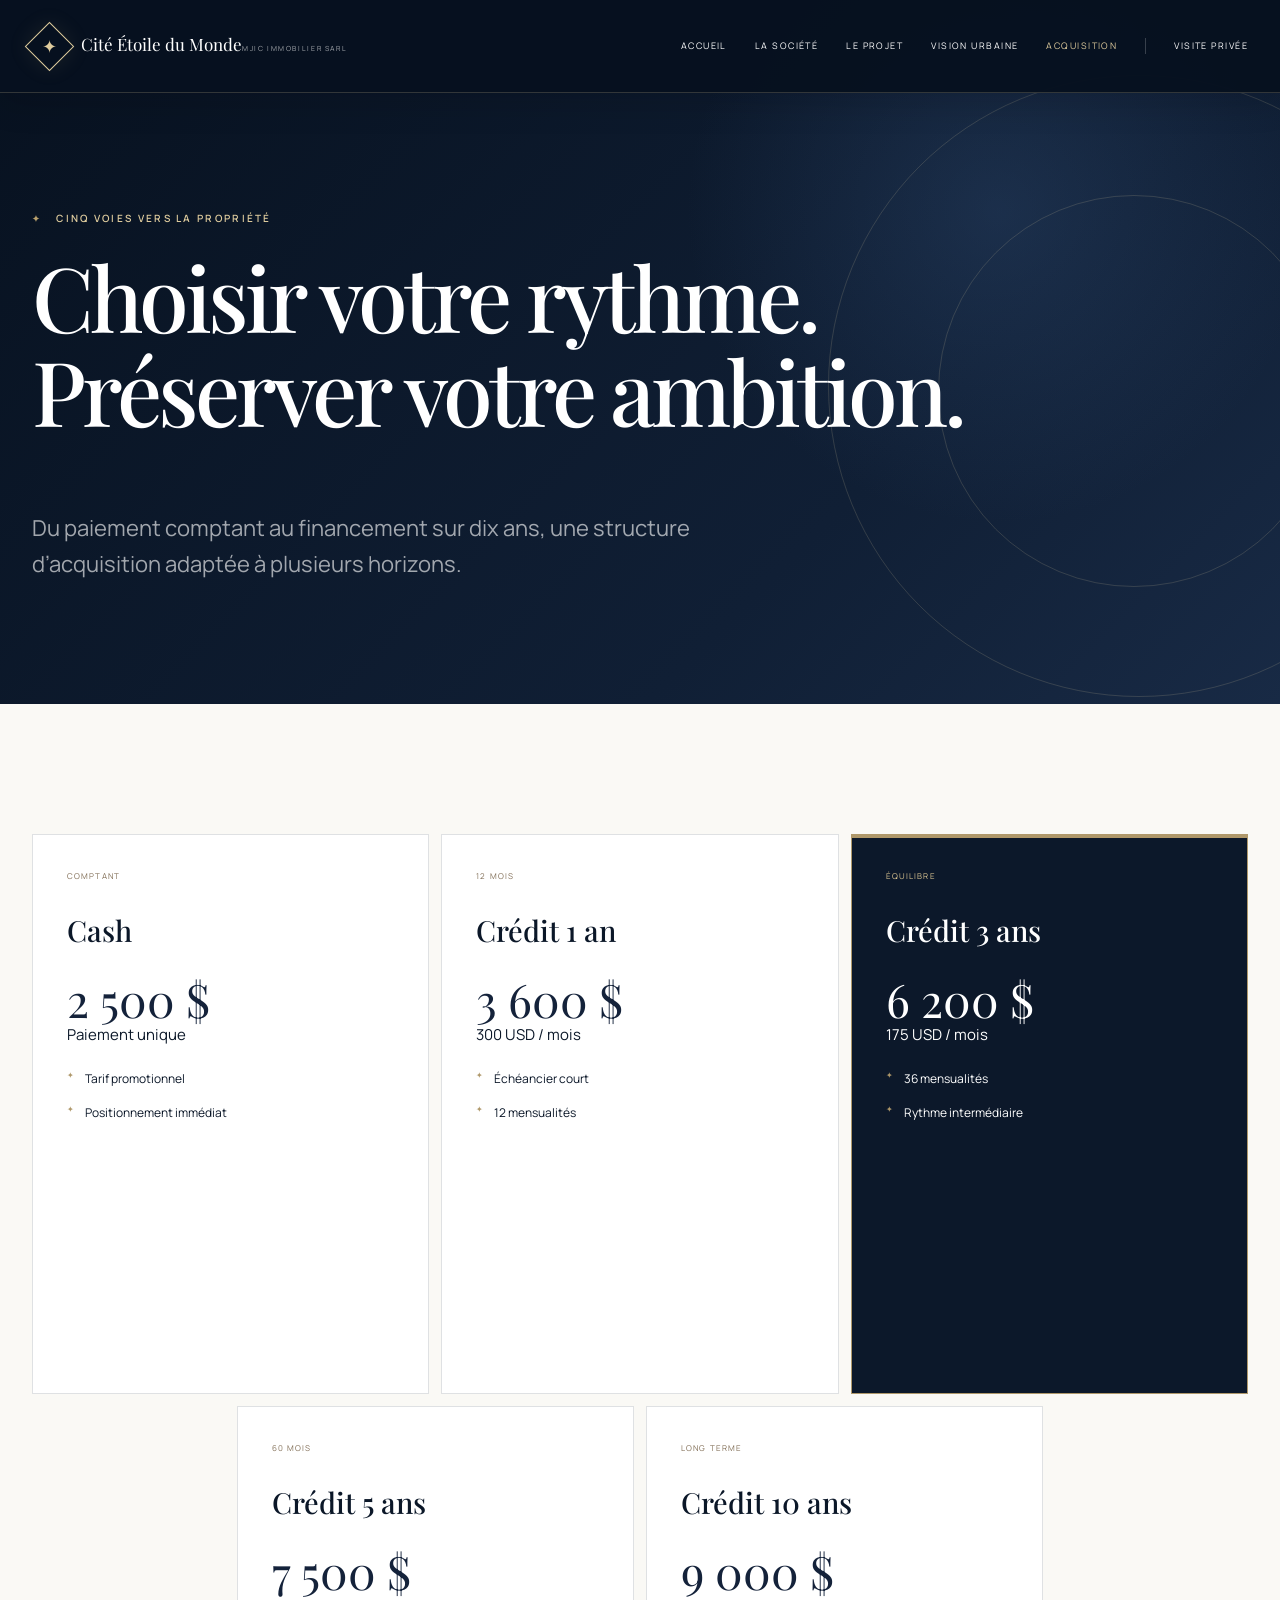
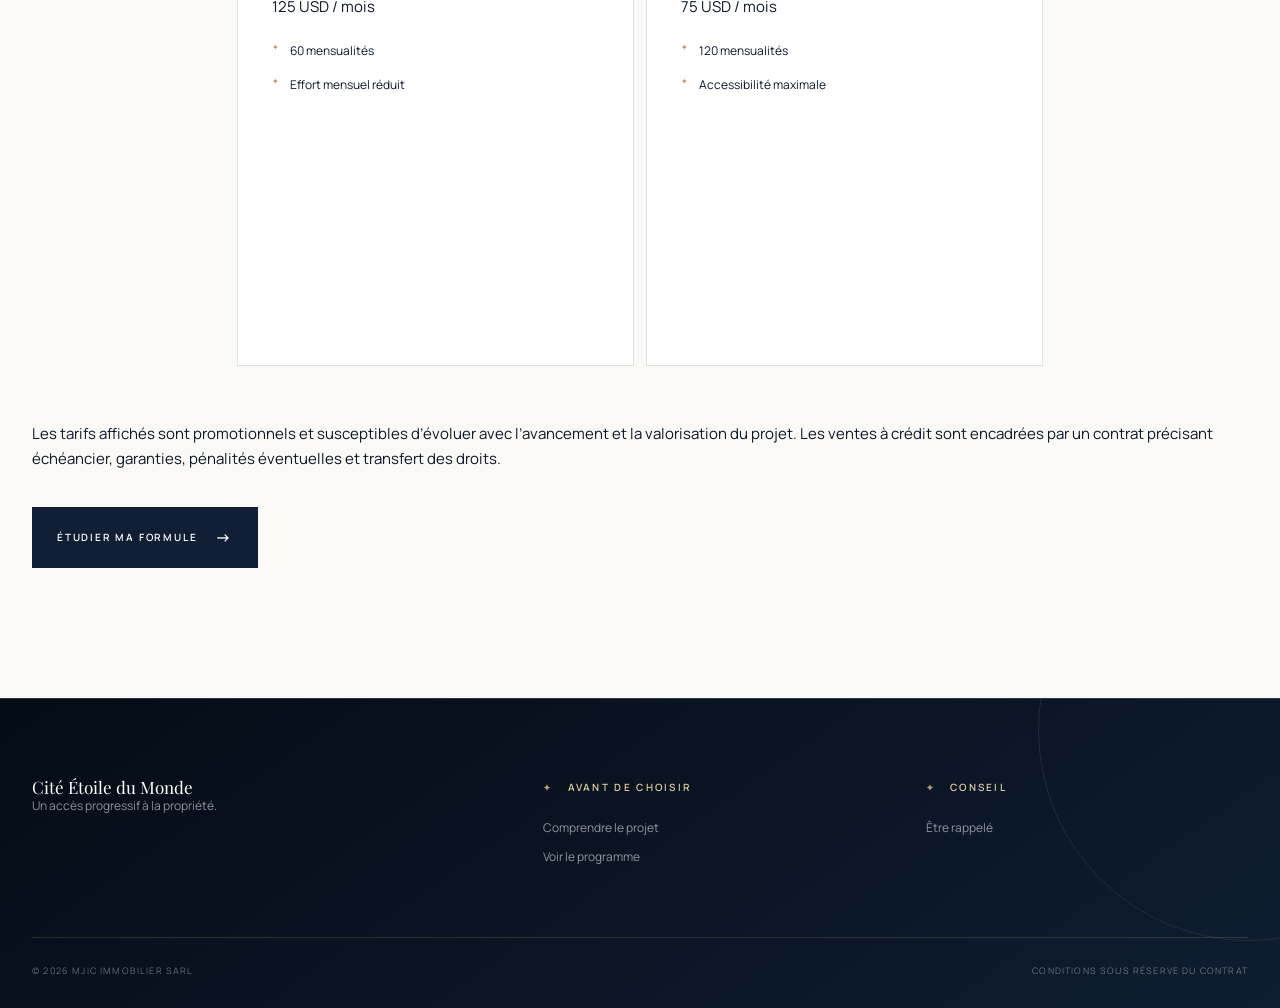
<file: formules.html>
<!doctype html>
<html lang="fr">

<head>
    <meta charset="utf-8">
    <meta name="viewport" content="width=device-width,initial-scale=1">
    <meta name="description" content="Comparez les cinq formules d'acquisition de parcelles à Cité Étoile du Monde.">
    <title>Formules d’acquisition — Cité Étoile du Monde</title>
    <link rel="stylesheet" href="css/style.css">
</head>

<body>
    <header class="site-header solid">
        <div class="wrap nav"><a class="brand" href="index.html"><span
                    class="brand-mark"><span>✦</span></span><span><span class="brand-name">Cité Étoile du
                        Monde</span><span class="brand-company">MJIC Immobilier SARL</span></span></a><button
                class="menu-btn">☰</button>
            <nav class="nav-links"><a href="index.html">Accueil</a><a href="about.html">La société</a><a
                    href="projet.html">Le projet</a><a href="services.html">Vision urbaine</a><a class="active"
                    href="formules.html">Acquisition</a><a class="nav-cta" href="contact.html">Visite privée</a></nav>
        </div>
    </header>
    <main>
        <section class="page-hero">
            <div class="wrap">
                <p class="eyebrow">Cinq voies vers la propriété</p>
                <h1>Choisir votre rythme.<br>Préserver votre ambition.</h1>
                <p class="lead">Du paiement comptant au financement sur dix ans, une structure d’acquisition adaptée à
                    plusieurs horizons.</p>
            </div>
        </section>
        <section class="section">
            <div class="wrap">
                <div class="plans">
                    <article class="plan reveal">
                        <div class="tag">Comptant</div>
                        <h3>Cash</h3>
                        <div class="amount">2 500 $</div>
                        <p class="monthly">Paiement unique</p>
                        <ul>
                            <li>Tarif promotionnel</li>
                            <li>Positionnement immédiat</li>
                        </ul>
                    </article>
                    <article class="plan reveal">
                        <div class="tag">12 mois</div>
                        <h3>Crédit 1 an</h3>
                        <div class="amount">3 600 $</div>
                        <p class="monthly">300 USD / mois</p>
                        <ul>
                            <li>Échéancier court</li>
                            <li>12 mensualités</li>
                        </ul>
                    </article>
                    <article class="plan recommended reveal">
                        <div class="tag">Équilibre</div>
                        <h3>Crédit 3 ans</h3>
                        <div class="amount">6 200 $</div>
                        <p class="monthly">175 USD / mois</p>
                        <ul>
                            <li>36 mensualités</li>
                            <li>Rythme intermédiaire</li>
                        </ul>
                    </article>
                    <article class="plan reveal">
                        <div class="tag">60 mois</div>
                        <h3>Crédit 5 ans</h3>
                        <div class="amount">7 500 $</div>
                        <p class="monthly">125 USD / mois</p>
                        <ul>
                            <li>60 mensualités</li>
                            <li>Effort mensuel réduit</li>
                        </ul>
                    </article>
                    <article class="plan reveal">
                        <div class="tag">Long terme</div>
                        <h3>Crédit 10 ans</h3>
                        <div class="amount">9 000 $</div>
                        <p class="monthly">75 USD / mois</p>
                        <ul>
                            <li>120 mensualités</li>
                            <li>Accessibilité maximale</li>
                        </ul>
                    </article>
                </div>
                <p class="notice" style="margin-top:55px">Les tarifs affichés sont promotionnels et susceptibles
                    d’évoluer avec l’avancement et la valorisation du projet. Les ventes à crédit sont encadrées par un
                    contrat précisant échéancier, garanties, pénalités éventuelles et transfert des droits.</p>
                <div style="margin-top:35px"><a class="btn btn-dark" href="contact.html">Étudier ma formule</a></div>
            </div>
        </section>
    </main>
    <footer class="site-footer">
        <div class="wrap">
            <div class="footer-grid">
                <div>
                    <div class="brand-name">Cité Étoile du Monde</div>
                    <p>Un accès progressif à la propriété.</p>
                </div>
                <div><span class="eyebrow">Avant de choisir</span><a href="projet.html">Comprendre le projet</a><a
                        href="services.html">Voir le programme</a></div>
                <div><span class="eyebrow">Conseil</span><a href="contact.html">Être rappelé</a></div>
            </div>
            <div class="footer-bottom">© 2026 MJIC Immobilier SARL <span>Conditions sous réserve du contrat</span></div>
        </div>
    </footer>
    <script src="js/main.js"></script>
</body>

</html>
</file>
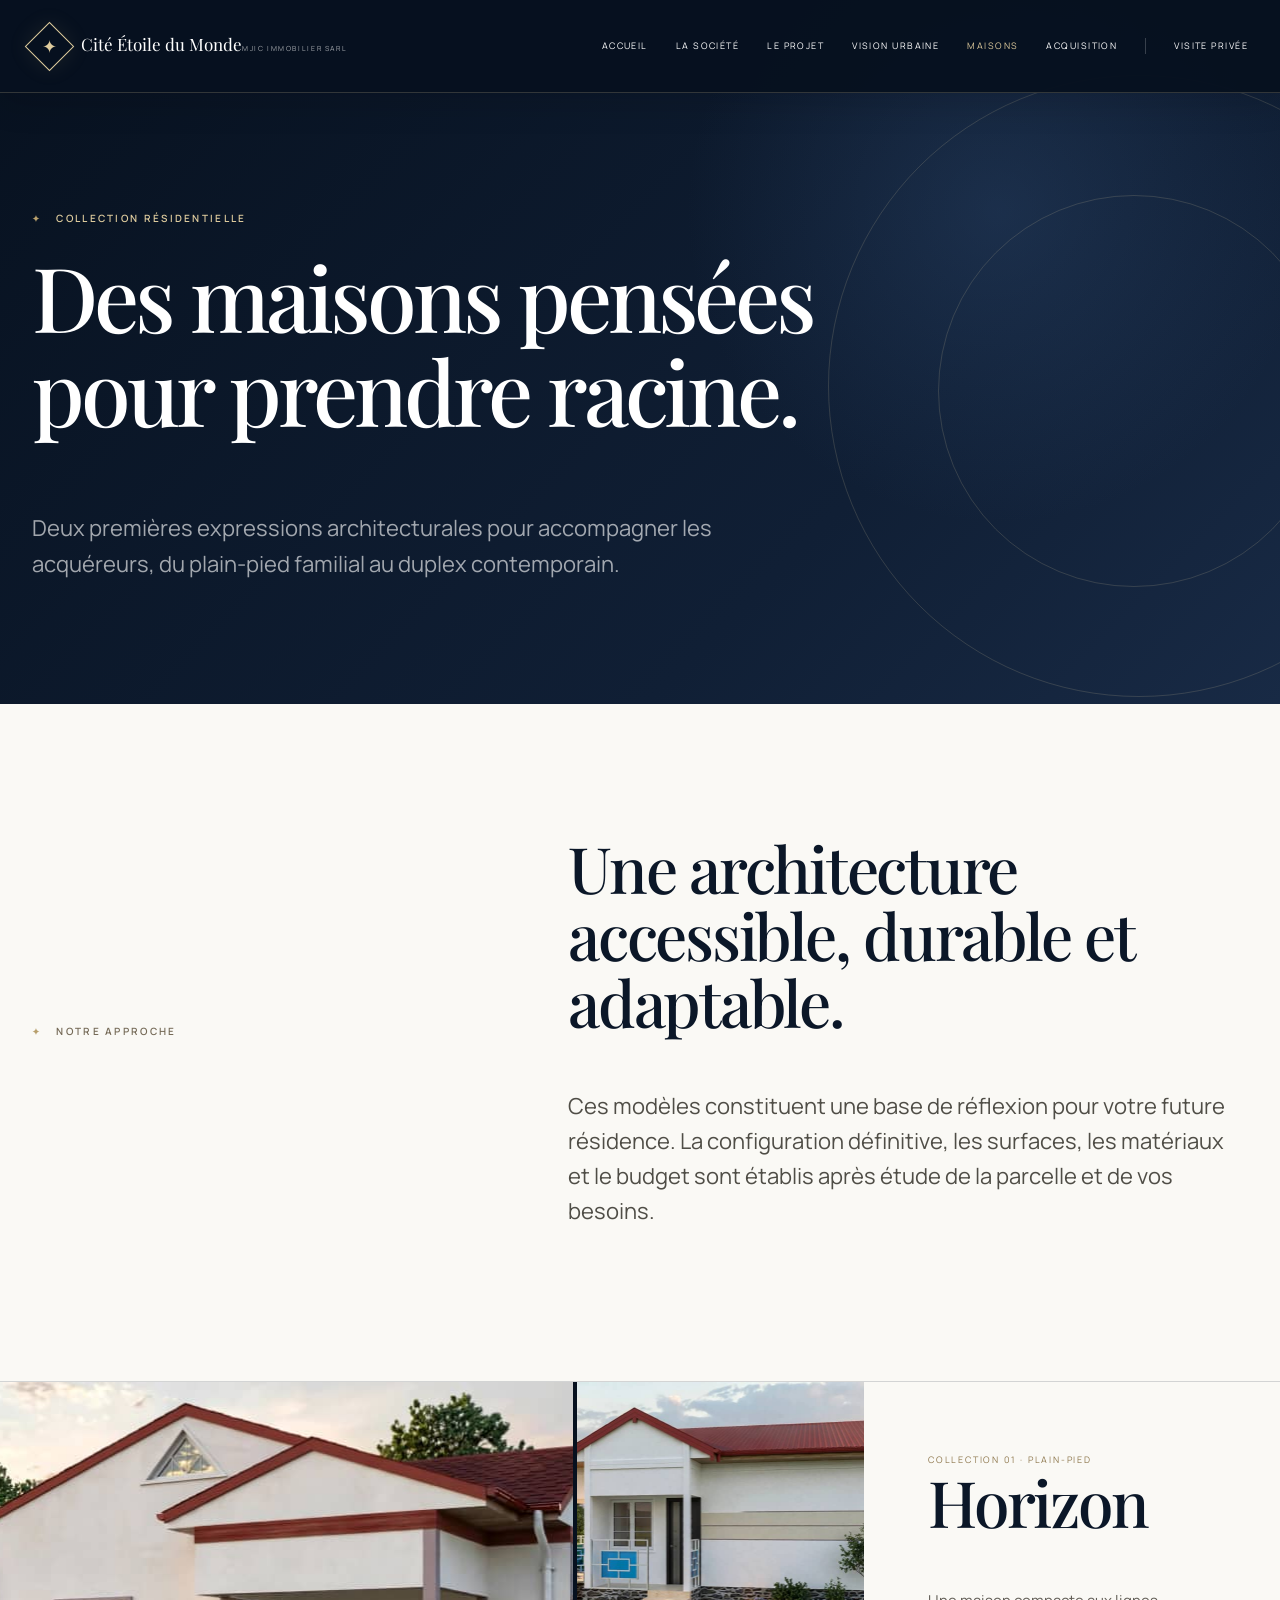
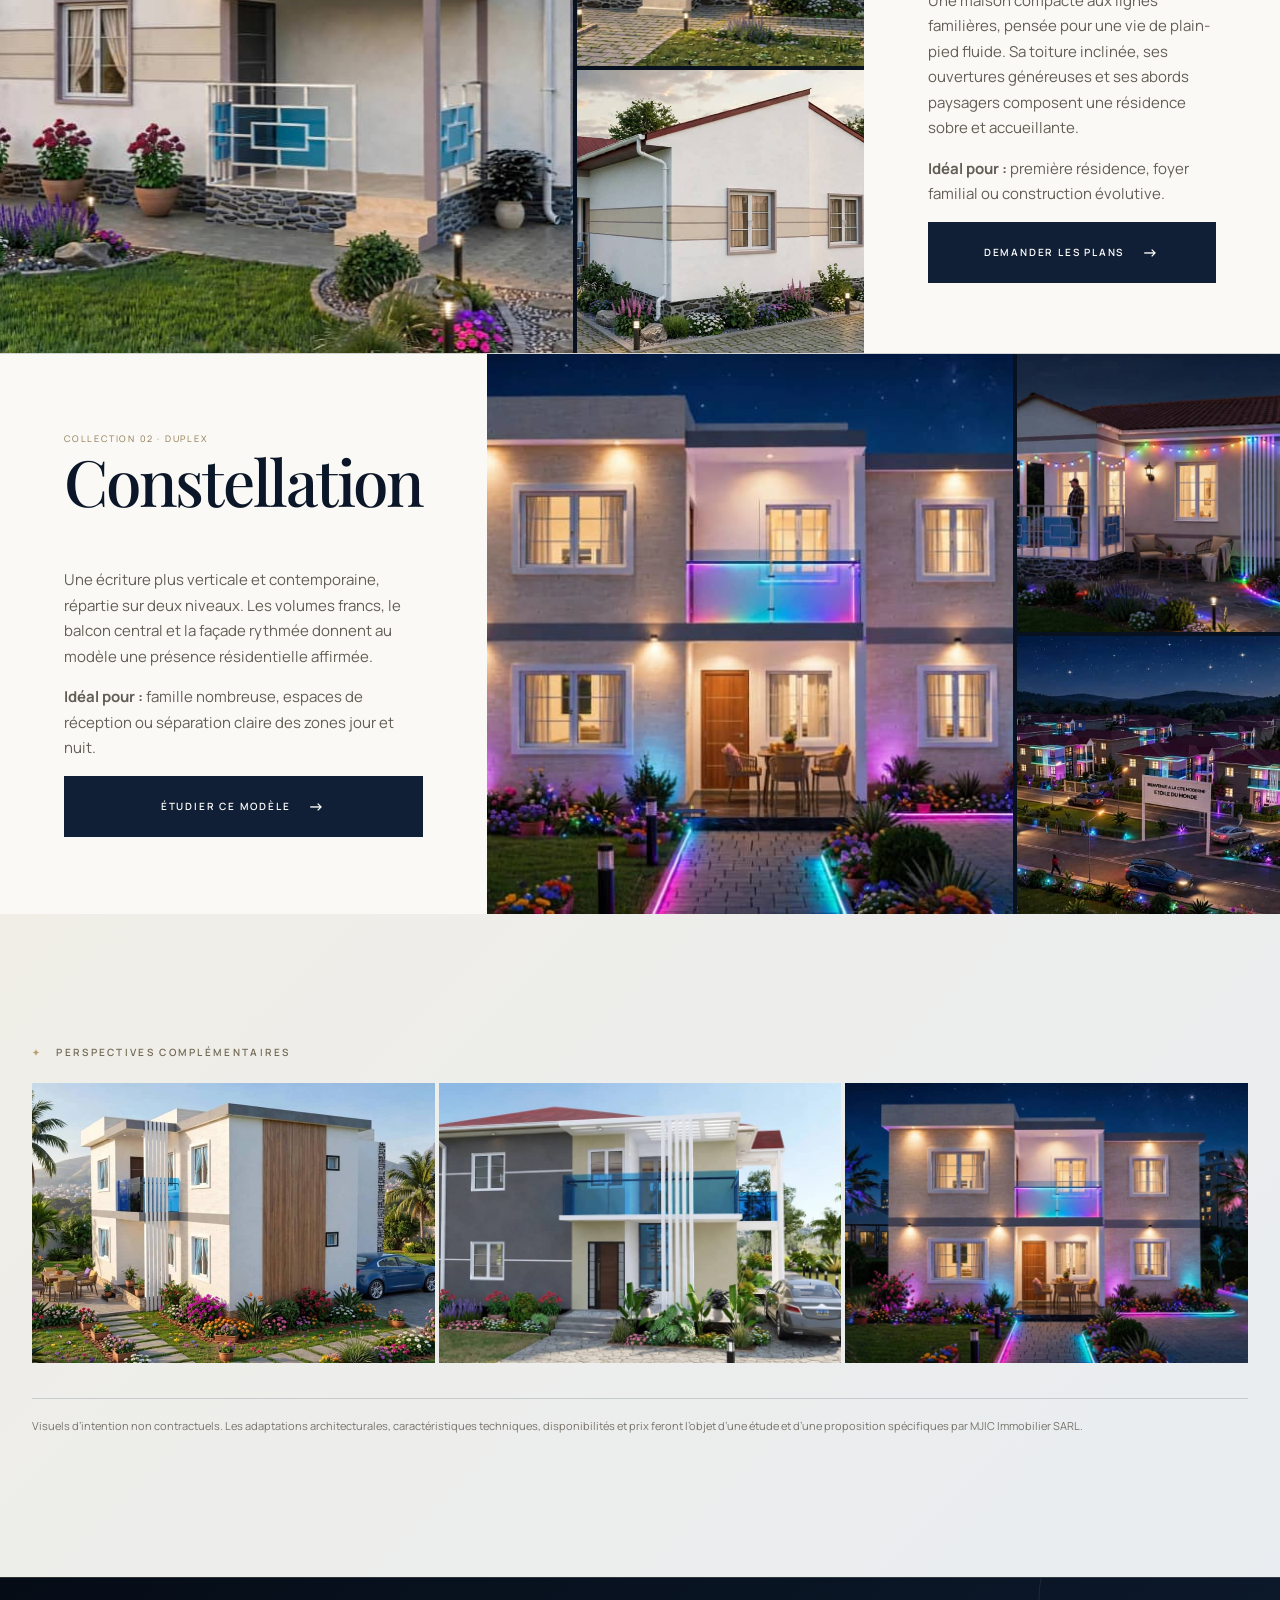
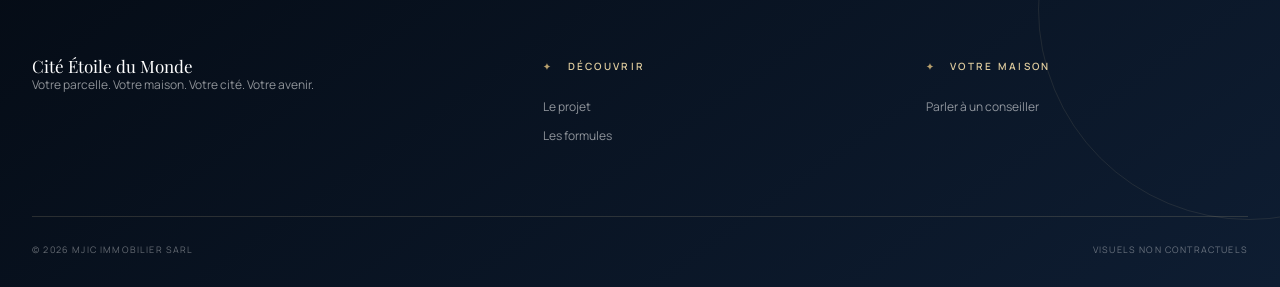
<file: maisons.html>
<!doctype html><html lang="fr"><head><meta charset="utf-8"><meta name="viewport" content="width=device-width,initial-scale=1">
    <meta name="theme-color" content="#07111f"><meta name="description" content="Découvrez les modèles de maisons proposés pour la Cité Étoile du Monde."><title>Modèles de maisons — Cité Étoile du Monde</title><link rel="stylesheet" href="css/style.css"></head><body>
<header class="site-header solid"><div class="wrap nav"><a class="brand" href="index.html"><span class="brand-mark"><span>✦</span></span><span><span class="brand-name">Cité Étoile du Monde</span><span class="brand-company">MJIC Immobilier SARL</span></span></a><button class="menu-btn" aria-label="Menu" aria-expanded="false">☰</button><nav class="nav-links"><a href="index.html">Accueil</a><a href="societe.html">La société</a><a href="projet.html">Le projet</a><a href="vision-urbaine.html">Vision urbaine</a><a class="active" href="maisons.html">Maisons</a><a href="acquisition.html">Acquisition</a><a class="nav-cta" href="visite-privee.html">Visite privée</a></nav></div></header>
<main><section class="page-hero"><div class="wrap"><p class="eyebrow">Collection résidentielle</p><h1>Des maisons pensées<br>pour prendre racine.</h1><p class="lead">Deux premières expressions architecturales pour accompagner les acquéreurs, du plain-pied familial au duplex contemporain.</p></div></section>
<section class="section"><div class="wrap intro-grid"><p class="eyebrow">Notre approche</p><div><h2>Une architecture accessible, durable et adaptable.</h2><p class="lead">Ces modèles constituent une base de réflexion pour votre future résidence. La configuration définitive, les surfaces, les matériaux et le budget sont établis après étude de la parcelle et de vos besoins.</p></div></div></section>
<section class="model-feature"><div class="model-gallery reveal"><img src="assets/models/WhatsApp Image 2026-09-11 at 14.44.53 (1).jpeg" alt="Modèle Horizon, perspective principale"><img src="assets/models/WhatsApp Image 2026-09-11 at 14.44.54.jpeg" alt="Modèle Horizon, perspective latérale"><img src="assets/models/WhatsApp Image 2026-09-11 at 14.44.56 (2).jpeg" alt="Modèle Horizon, perspective arrière"></div><div class="model-copy reveal"><span class="model-type">Collection 01 · Plain-pied</span><h2>Horizon</h2><p>Une maison compacte aux lignes familières, pensée pour une vie de plain-pied fluide. Sa toiture inclinée, ses ouvertures généreuses et ses abords paysagers composent une résidence sobre et accueillante.</p><p><strong>Idéal pour :</strong> première résidence, foyer familial ou construction évolutive.</p><a class="btn btn-dark" href="visite-privee.html">Demander les plans</a></div></section>
<section class="model-feature reverse"><div class="model-gallery reveal"><img src="assets/models/WhatsApp Image 2026-09-11 at 19.18.00.jpeg" alt="Modèle Constellation, façade principale de nuit"><img src="assets/models/WhatsApp Image 2026-09-11 at 19.18.01.jpeg" alt="Modèle Constellation, perspective de jour"><img src="assets/models/WhatsApp Image 2026-09-11 at 19.18.03.jpeg" alt="Modèle Constellation, vue arrière"></div><div class="model-copy reveal"><span class="model-type">Collection 02 · Duplex</span><h2>Constellation</h2><p>Une écriture plus verticale et contemporaine, répartie sur deux niveaux. Les volumes francs, le balcon central et la façade rythmée donnent au modèle une présence résidentielle affirmée.</p><p><strong>Idéal pour :</strong> famille nombreuse, espaces de réception ou séparation claire des zones jour et nuit.</p><a class="btn btn-dark" href="visite-privee.html">Étudier ce modèle</a></div></section>
<section class="section manifesto"><div class="wrap"><p class="eyebrow">Perspectives complémentaires</p><div class="gallery-strip reveal"><img src="assets/models/WhatsApp Image 2026-09-11 at 14.44.55.jpeg" alt="Maison Horizon avec aménagement extérieur"><img src="assets/models/WhatsApp Image 2026-09-11 at 14.44.57.jpeg" alt="Maison Horizon, vue alternative"><img src="assets/models/WhatsApp Image 2026-09-11 at 19.18.02 (2).jpeg" alt="Duplex Constellation, vue alternative"></div><p class="disclaimer">Visuels d’intention non contractuels. Les adaptations architecturales, caractéristiques techniques, disponibilités et prix feront l’objet d’une étude et d’une proposition spécifiques par MJIC Immobilier SARL.</p></div></section></main>
<footer class="site-footer"><div class="wrap"><div class="footer-grid"><div><div class="brand-name">Cité Étoile du Monde</div><p>Votre parcelle. Votre maison. Votre cité. Votre avenir.</p></div><div><span class="eyebrow">Découvrir</span><a href="projet.html">Le projet</a><a href="acquisition.html">Les formules</a></div><div><span class="eyebrow">Votre maison</span><a href="visite-privee.html">Parler à un conseiller</a></div></div><div class="footer-bottom">© 2026 MJIC Immobilier SARL <span>Visuels non contractuels</span></div></div></footer><script src="js/main.js"></script></body></html>
</file>
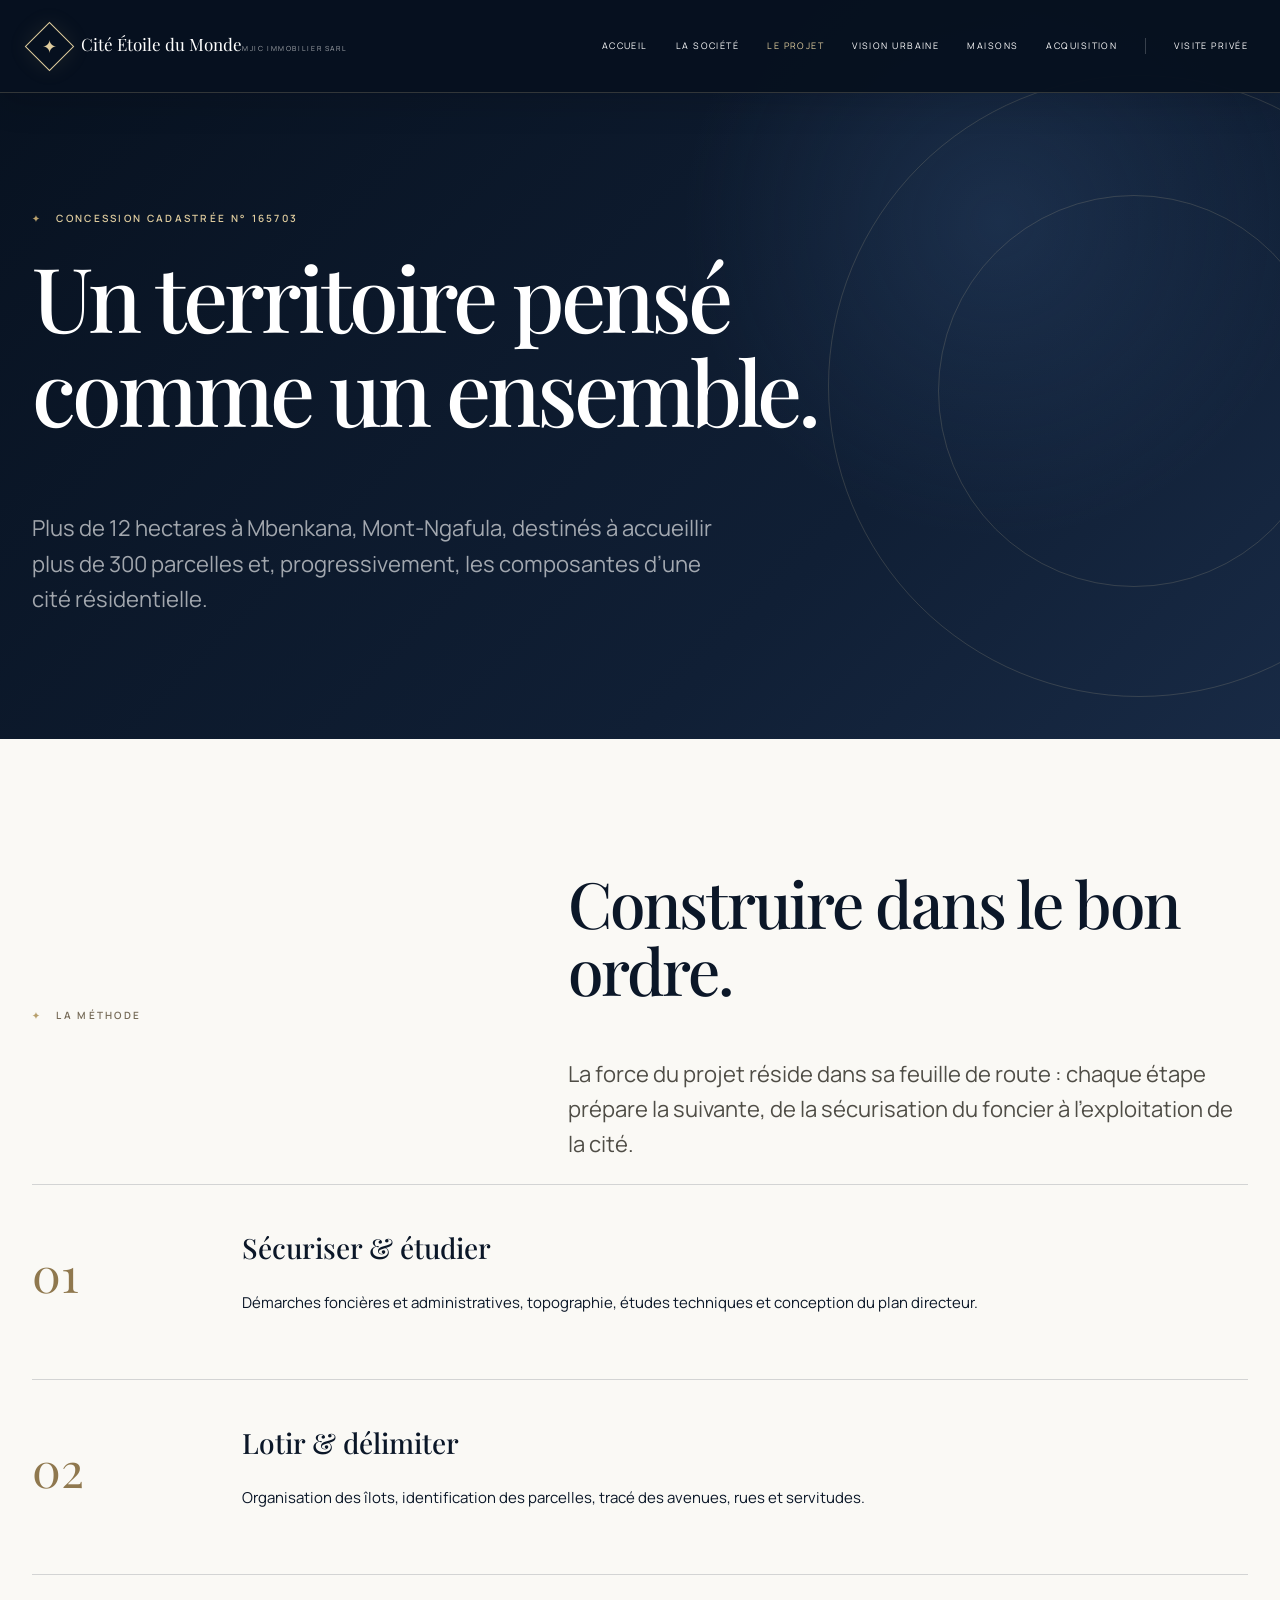
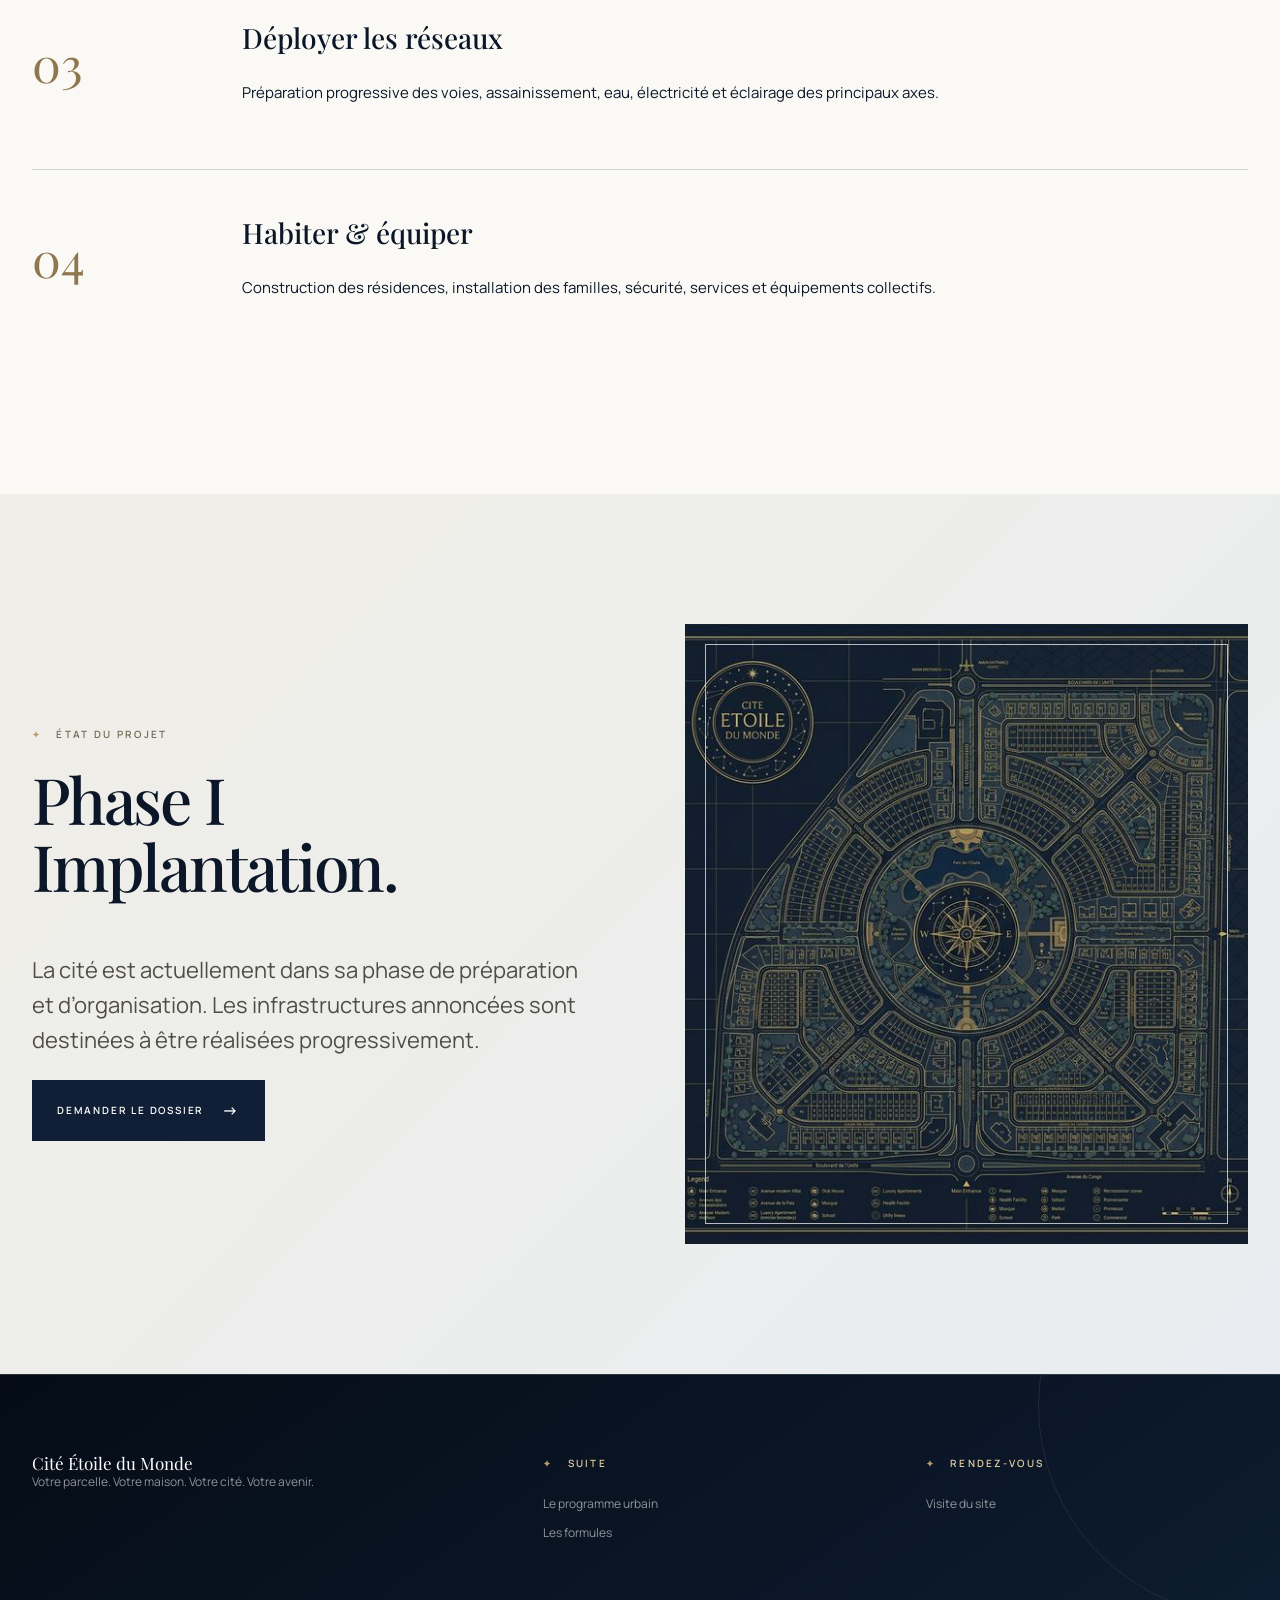
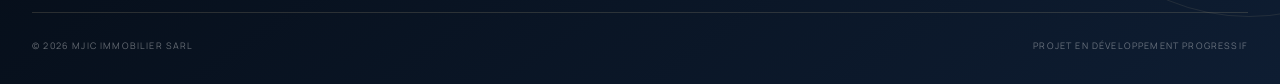
<file: projet.html>
<!doctype html>
<html lang="fr">

<head>
    <meta charset="utf-8">
    <meta name="viewport" content="width=device-width,initial-scale=1">
    <meta name="theme-color" content="#07111f">
    <meta name="description"
        content="Le projet Cité Étoile du Monde à Mbenkana : territoire, plan et phases de développement.">
    <title>Le projet — Cité Étoile du Monde</title>
    <link rel="stylesheet" href="css/style.css">
</head>

<body>
    <header class="site-header solid">
        <div class="wrap nav"><a class="brand" href="index.html"><span
                    class="brand-mark"><span>✦</span></span><span><span class="brand-name">Cité Étoile du
                        Monde</span><span class="brand-company">MJIC Immobilier SARL</span></span></a><button
                class="menu-btn" aria-label="Menu">☰</button>
            <nav class="nav-links"><a href="index.html">Accueil</a><a href="societe.html">La société</a><a class="active"
                    href="projet.html">Le projet</a><a href="vision-urbaine.html">Vision urbaine</a><a
                    href="maisons.html">Maisons</a><a href="acquisition.html">Acquisition</a><a class="nav-cta" href="visite-privee.html">Visite privée</a></nav>
        </div>
    </header>
    <main>
        <section class="page-hero">
            <div class="wrap">
                <p class="eyebrow">Concession cadastrée n° 165703</p>
                <h1>Un territoire pensé<br>comme un ensemble.</h1>
                <p class="lead">Plus de 12 hectares à Mbenkana, Mont-Ngafula, destinés à accueillir plus de 300
                    parcelles et, progressivement, les composantes d’une cité résidentielle.</p>
            </div>
        </section>
        <section class="section">
            <div class="wrap">
                <div class="intro-grid">
                    <p class="eyebrow">La méthode</p>
                    <div>
                        <h2>Construire dans le bon ordre.</h2>
                        <p class="lead">La force du projet réside dans sa feuille de route : chaque étape prépare la
                            suivante, de la sécurisation du foncier à l’exploitation de la cité.</p>
                    </div>
                </div>
                <div class="timeline">
                    <article class="timeline-item reveal">
                        <div>
                            <h3>Sécuriser & étudier</h3>
                            <p>Démarches foncières et administratives, topographie, études techniques et conception du
                                plan directeur.</p>
                        </div>
                    </article>
                    <article class="timeline-item reveal">
                        <div>
                            <h3>Lotir & délimiter</h3>
                            <p>Organisation des îlots, identification des parcelles, tracé des avenues, rues et
                                servitudes.</p>
                        </div>
                    </article>
                    <article class="timeline-item reveal">
                        <div>
                            <h3>Déployer les réseaux</h3>
                            <p>Préparation progressive des voies, assainissement, eau, électricité et éclairage des
                                principaux axes.</p>
                        </div>
                    </article>
                    <article class="timeline-item reveal">
                        <div>
                            <h3>Habiter & équiper</h3>
                            <p>Construction des résidences, installation des familles, sécurité, services et équipements
                                collectifs.</p>
                        </div>
                    </article>
                </div>
            </div>
        </section>
        <section class="section manifesto">
            <div class="wrap manifesto-grid">
                <div>
                    <p class="eyebrow">État du projet</p>
                    <h2>Phase I<br>Implantation.</h2>
                    <p class="lead">La cité est actuellement dans sa phase de préparation et d’organisation. Les
                        infrastructures annoncées sont destinées à être réalisées progressivement.</p><a
                        class="btn btn-dark" href="visite-privee.html">Demander le dossier</a>
                </div>
                <div class="manifesto-visual" role="img" aria-label="Plan directeur indicatif"></div>
            </div>
        </section>
    </main>
    <footer class="site-footer">
        <div class="wrap">
            <div class="footer-grid">
                <div>
                    <div class="brand-name">Cité Étoile du Monde</div>
                    <p>Votre parcelle. Votre maison. Votre cité. Votre avenir.</p>
                </div>
                <div><span class="eyebrow">Suite</span><a href="vision-urbaine.html">Le programme urbain</a><a
                        href="acquisition.html">Les formules</a></div>
                <div><span class="eyebrow">Rendez-vous</span><a href="visite-privee.html">Visite du site</a></div>
            </div>
            <div class="footer-bottom">© 2026 MJIC Immobilier SARL <span>Projet en développement progressif</span></div>
        </div>
    </footer>
    <script src="js/main.js"></script>
</body>

</html>
</file>
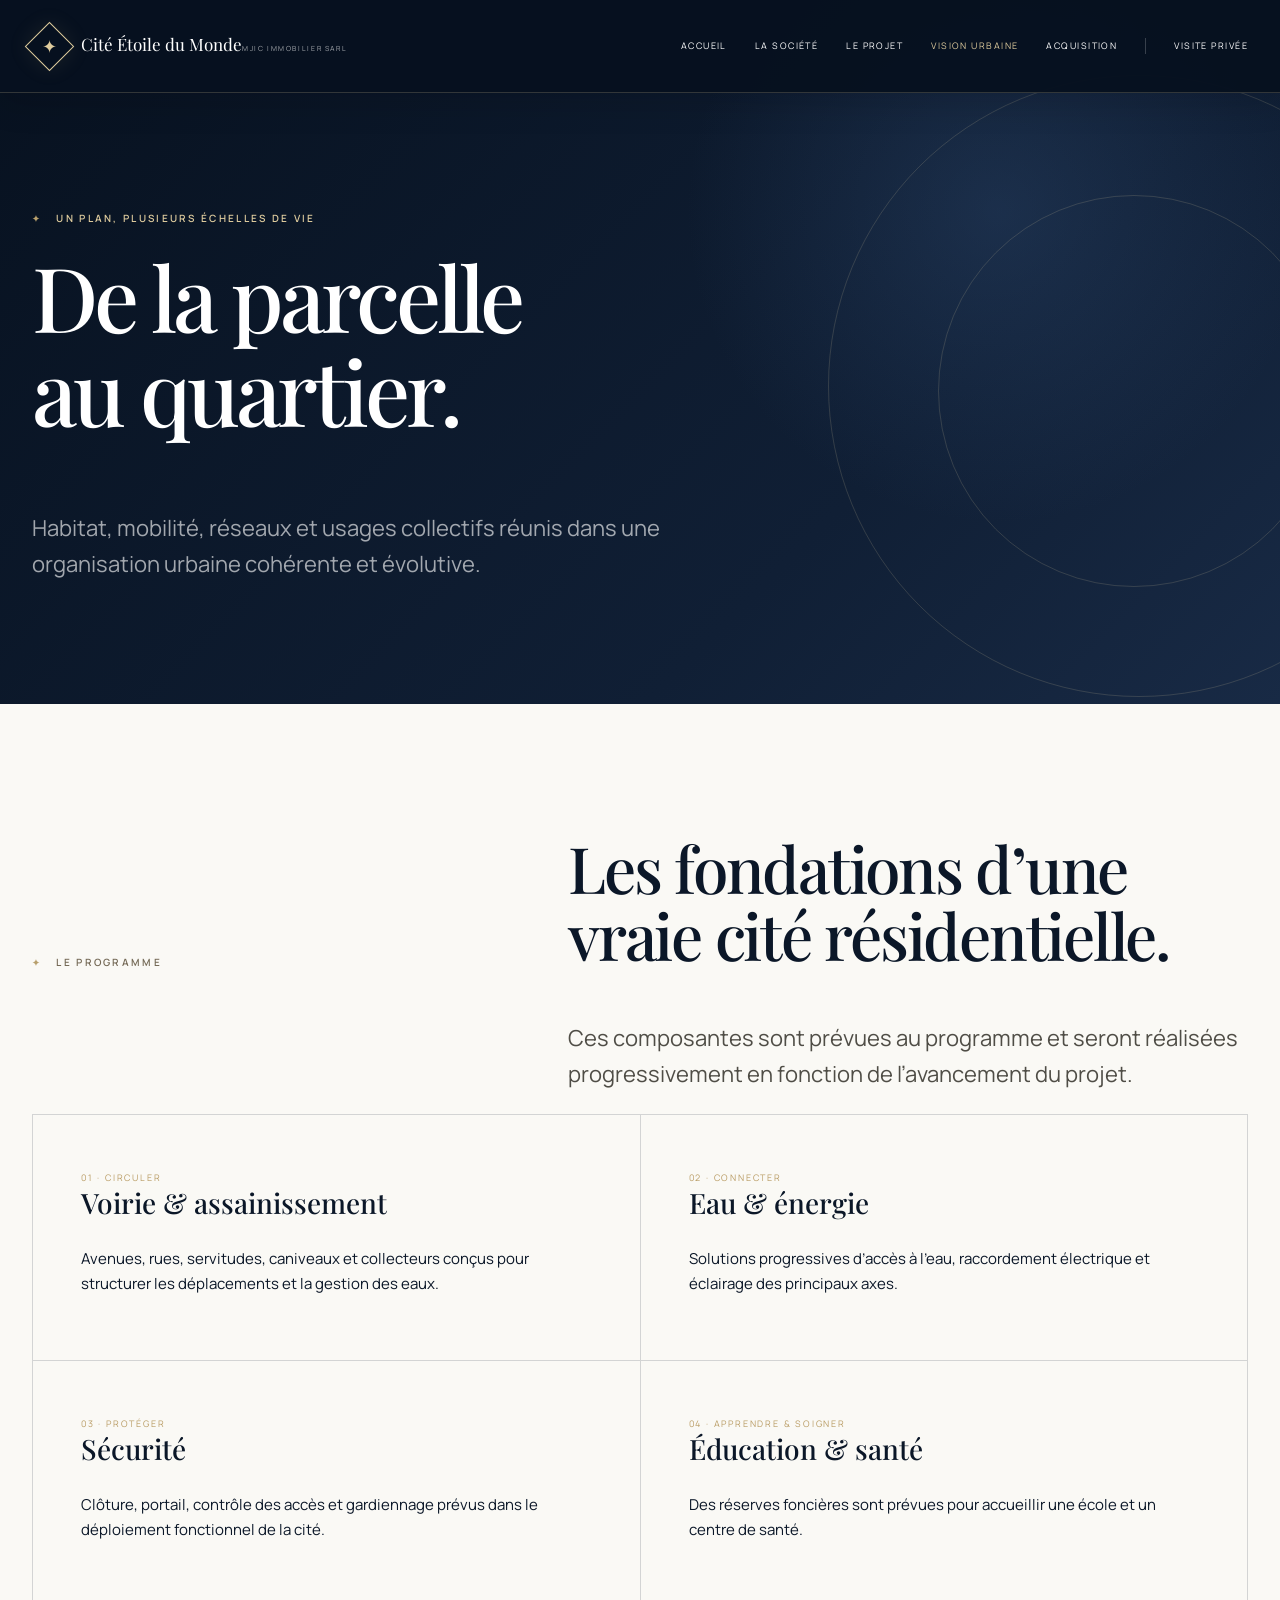
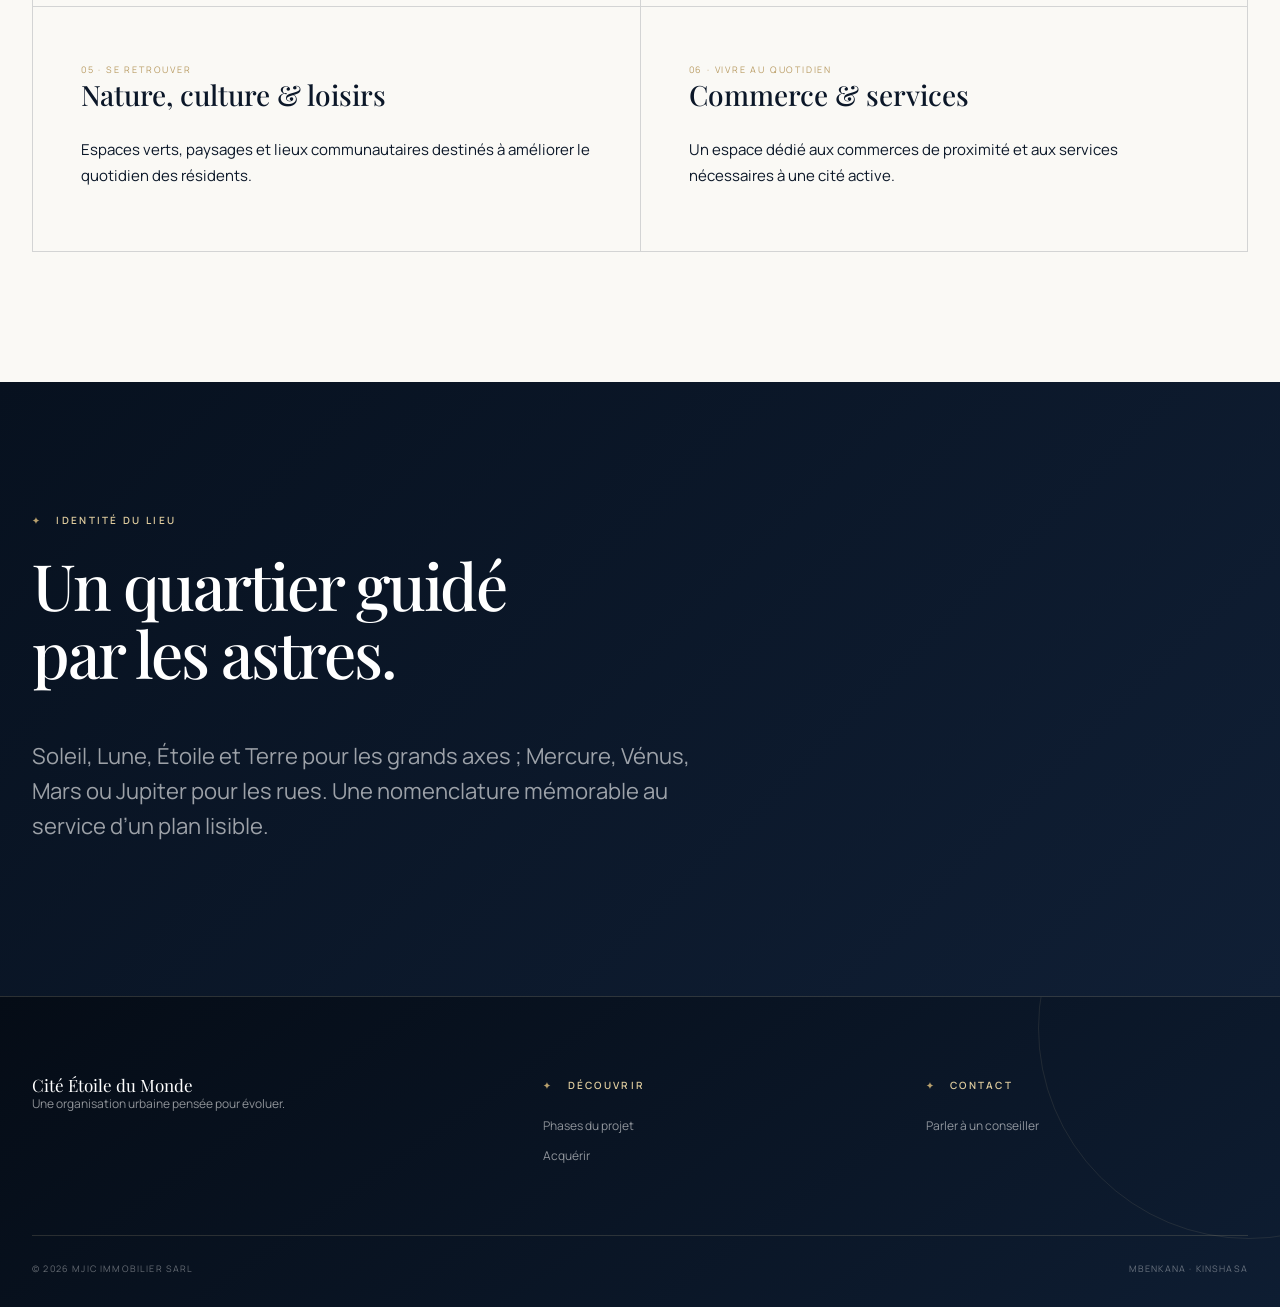
<file: services.html>
<!doctype html>
<html lang="fr">

<head>
    <meta charset="utf-8">
    <meta name="viewport" content="width=device-width,initial-scale=1">
    <meta name="description" content="Vision urbaine et équipements programmés pour Cité Étoile du Monde.">
    <title>Vision urbaine — Cité Étoile du Monde</title>
    <link rel="stylesheet" href="css/style.css">
</head>

<body>
    <header class="site-header solid">
        <div class="wrap nav"><a class="brand" href="index.html"><span
                    class="brand-mark"><span>✦</span></span><span><span class="brand-name">Cité Étoile du
                        Monde</span><span class="brand-company">MJIC Immobilier SARL</span></span></a><button
                class="menu-btn">☰</button>
            <nav class="nav-links"><a href="index.html">Accueil</a><a href="about.html">La société</a><a
                    href="projet.html">Le projet</a><a class="active" href="services.html">Vision urbaine</a><a
                    href="formules.html">Acquisition</a><a class="nav-cta" href="contact.html">Visite privée</a></nav>
        </div>
    </header>
    <main>
        <section class="page-hero">
            <div class="wrap">
                <p class="eyebrow">Un plan, plusieurs échelles de vie</p>
                <h1>De la parcelle<br>au quartier.</h1>
                <p class="lead">Habitat, mobilité, réseaux et usages collectifs réunis dans une organisation urbaine
                    cohérente et évolutive.</p>
            </div>
        </section>
        <section class="section">
            <div class="wrap">
                <div class="intro-grid">
                    <p class="eyebrow">Le programme</p>
                    <div>
                        <h2>Les fondations d’une vraie cité résidentielle.</h2>
                        <p class="lead">Ces composantes sont prévues au programme et seront réalisées progressivement en
                            fonction de l’avancement du projet.</p>
                    </div>
                </div>
                <div class="program">
                    <article class="reveal"><span>01 · Circuler</span>
                        <h3>Voirie & assainissement</h3>
                        <p>Avenues, rues, servitudes, caniveaux et collecteurs conçus pour structurer les déplacements
                            et la gestion des eaux.</p>
                    </article>
                    <article class="reveal"><span>02 · Connecter</span>
                        <h3>Eau & énergie</h3>
                        <p>Solutions progressives d’accès à l’eau, raccordement électrique et éclairage des principaux
                            axes.</p>
                    </article>
                    <article class="reveal"><span>03 · Protéger</span>
                        <h3>Sécurité</h3>
                        <p>Clôture, portail, contrôle des accès et gardiennage prévus dans le déploiement fonctionnel de
                            la cité.</p>
                    </article>
                    <article class="reveal"><span>04 · Apprendre & soigner</span>
                        <h3>Éducation & santé</h3>
                        <p>Des réserves foncières sont prévues pour accueillir une école et un centre de santé.</p>
                    </article>
                    <article class="reveal"><span>05 · Se retrouver</span>
                        <h3>Nature, culture & loisirs</h3>
                        <p>Espaces verts, paysages et lieux communautaires destinés à améliorer le quotidien des
                            résidents.</p>
                    </article>
                    <article class="reveal"><span>06 · Vivre au quotidien</span>
                        <h3>Commerce & services</h3>
                        <p>Un espace dédié aux commerces de proximité et aux services nécessaires à une cité active.</p>
                    </article>
                </div>
            </div>
        </section>
        <section class="section phases">
            <div class="wrap">
                <p class="eyebrow">Identité du lieu</p>
                <h2>Un quartier guidé<br>par les astres.</h2>
                <p class="lead" style="color:rgba(255,255,255,.6)">Soleil, Lune, Étoile et Terre pour les grands axes ;
                    Mercure, Vénus, Mars ou Jupiter pour les rues. Une nomenclature mémorable au service d’un plan
                    lisible.</p>
            </div>
        </section>
    </main>
    <footer class="site-footer">
        <div class="wrap">
            <div class="footer-grid">
                <div>
                    <div class="brand-name">Cité Étoile du Monde</div>
                    <p>Une organisation urbaine pensée pour évoluer.</p>
                </div>
                <div><span class="eyebrow">Découvrir</span><a href="projet.html">Phases du projet</a><a
                        href="formules.html">Acquérir</a></div>
                <div><span class="eyebrow">Contact</span><a href="contact.html">Parler à un conseiller</a></div>
            </div>
            <div class="footer-bottom">© 2026 MJIC Immobilier SARL <span>Mbenkana · Kinshasa</span></div>
        </div>
    </footer>
    <script src="js/main.js"></script>
</body>

</html>
</file>
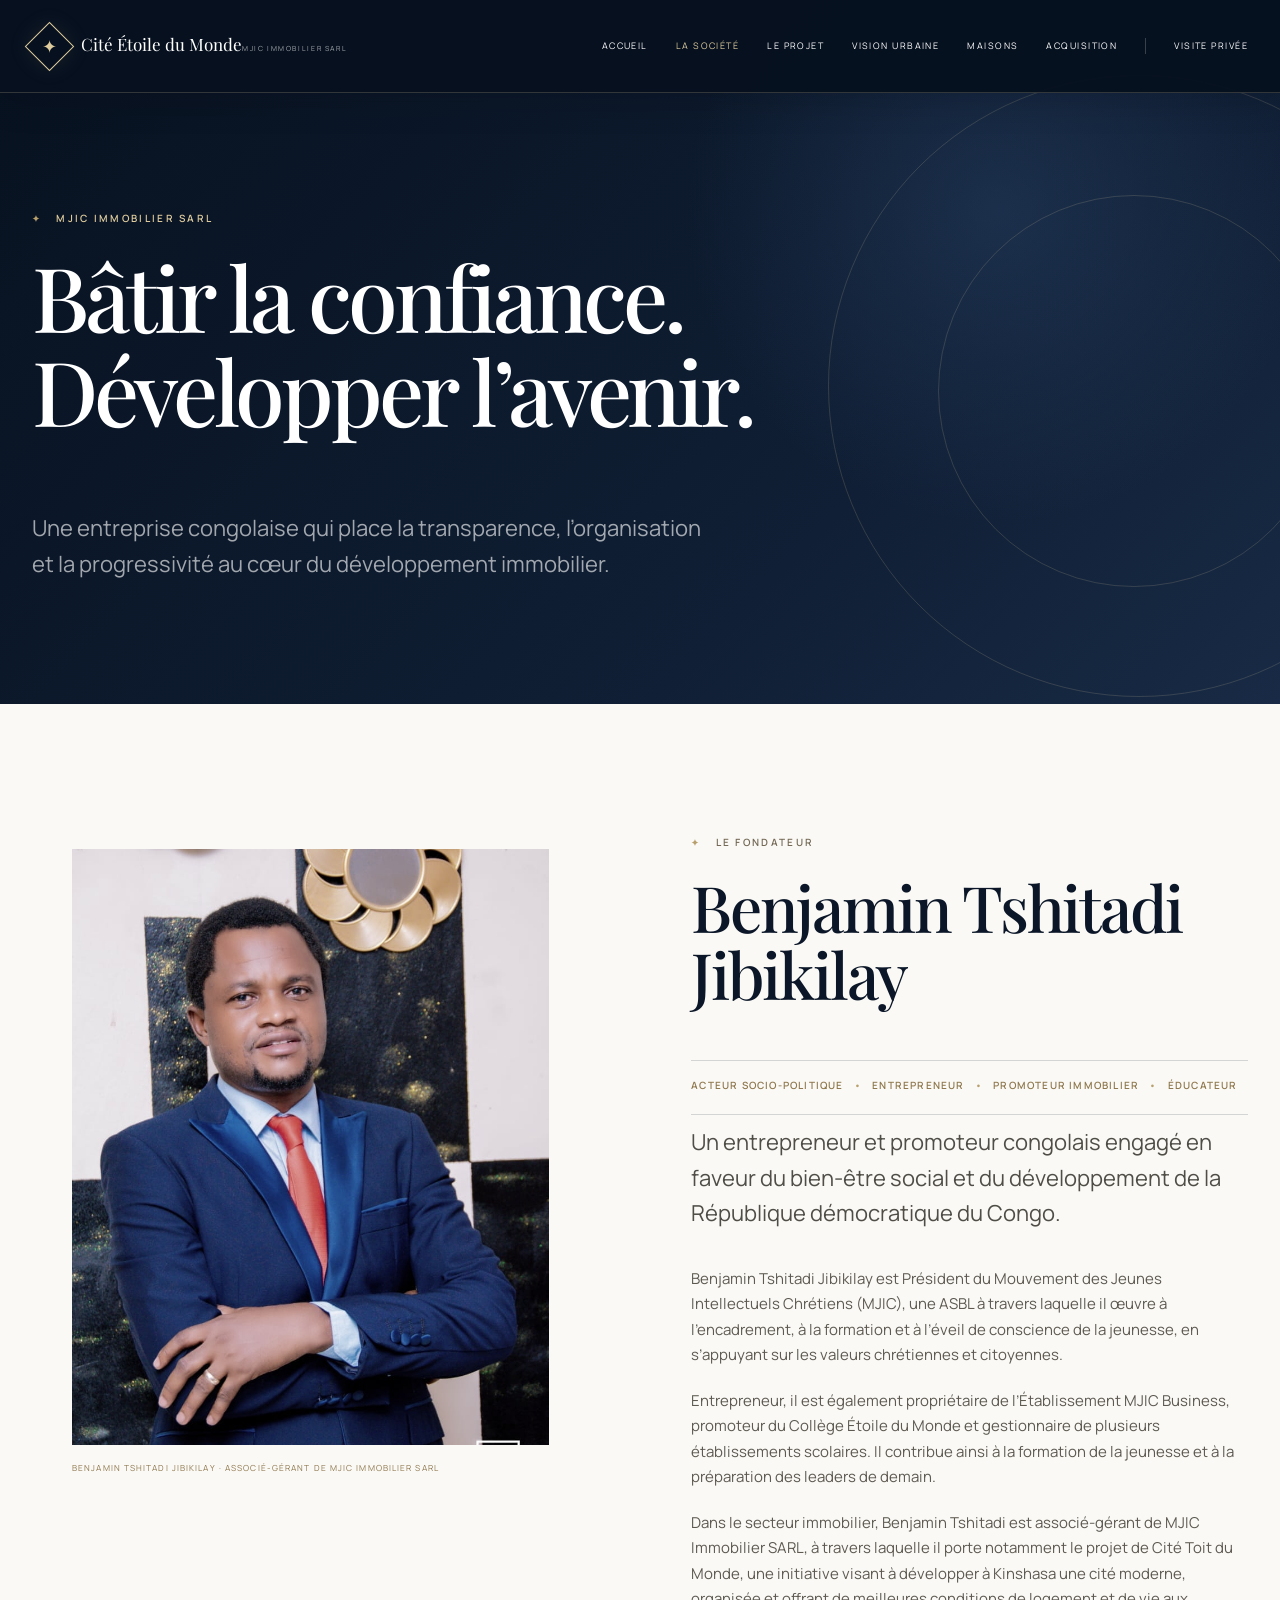
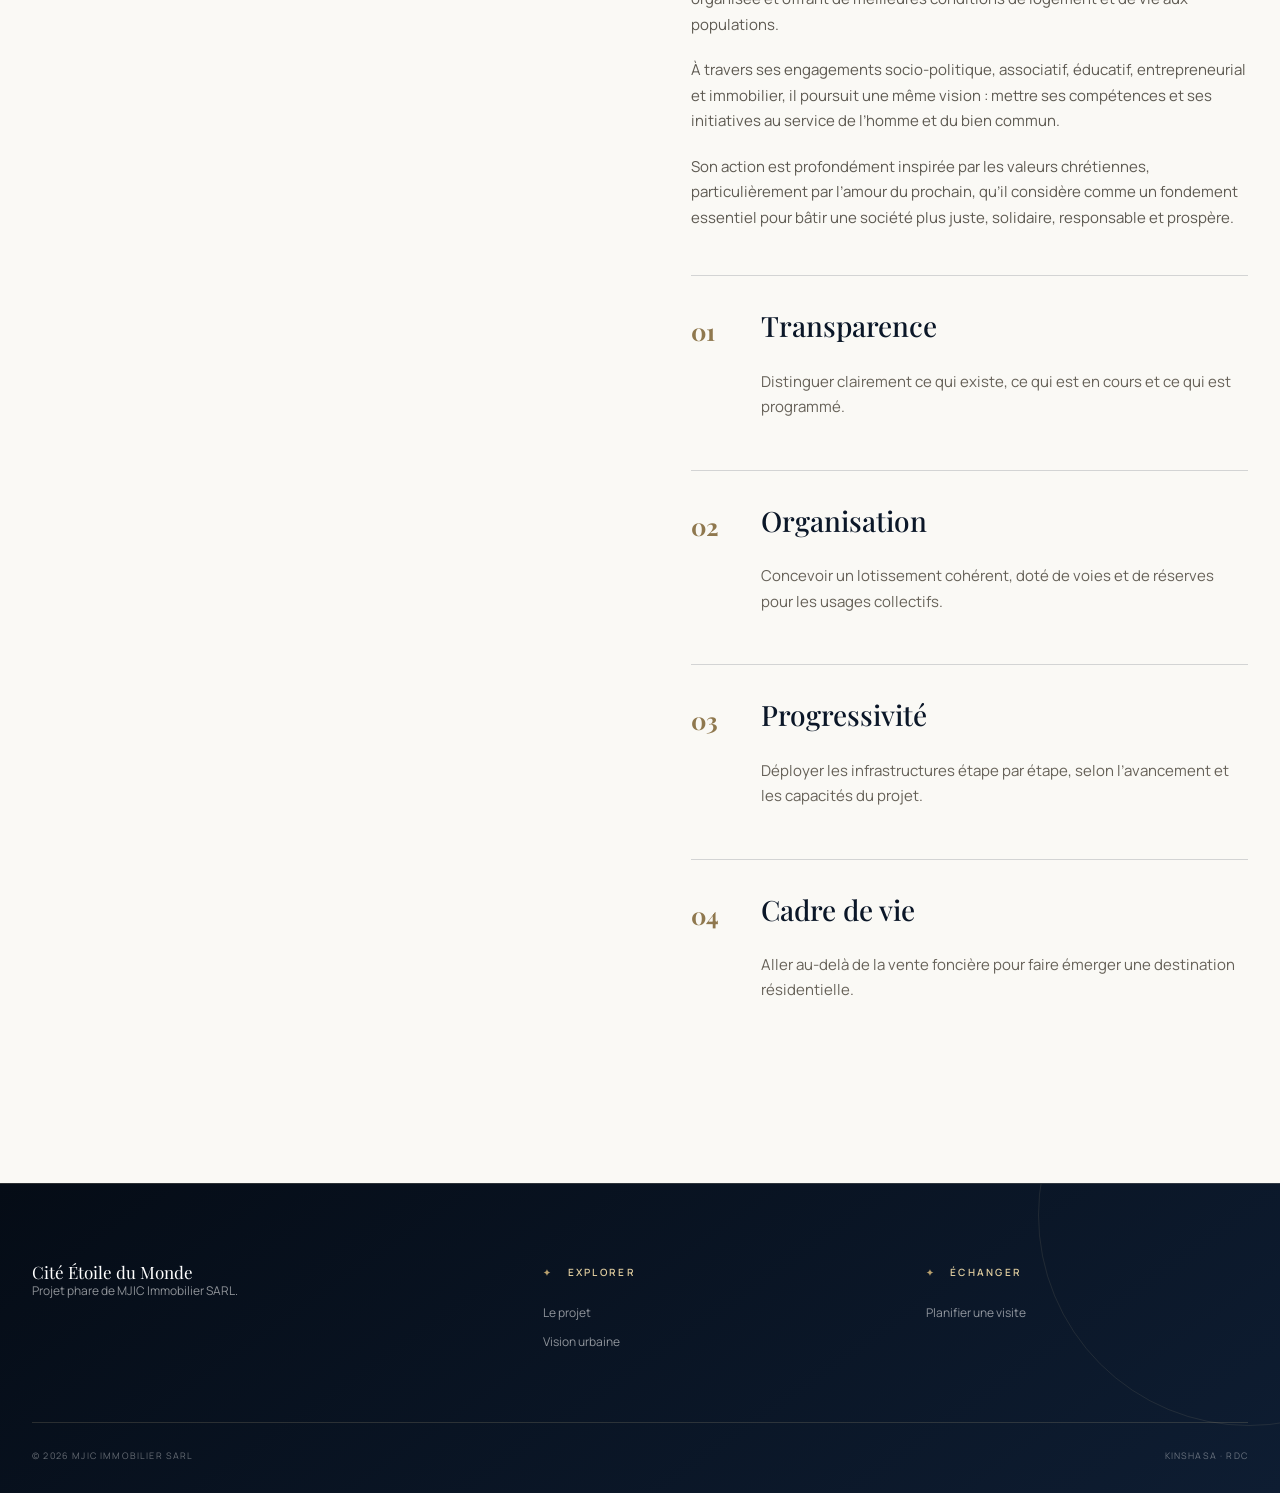
<file: societe.html>
<!doctype html>
<html lang="fr">

<head>
    <meta charset="utf-8">
    <meta name="viewport" content="width=device-width,initial-scale=1">
    <meta name="theme-color" content="#07111f">
    <meta name="description" content="Découvrez MJIC Immobilier SARL, sa mission, sa vision et son engagement.">
    <title>La société — MJIC Immobilier SARL</title>
    <link rel="stylesheet" href="css/style.css">
</head>

<body>
    <header class="site-header solid">
        <div class="wrap nav"><a class="brand" href="index.html"><span
                    class="brand-mark"><span>✦</span></span><span><span class="brand-name">Cité Étoile du
                        Monde</span><span class="brand-company">MJIC Immobilier SARL</span></span></a><button
                class="menu-btn" aria-label="Menu">☰</button>
            <nav class="nav-links"><a href="index.html">Accueil</a><a class="active" href="societe.html">La société</a><a
                    href="projet.html">Le projet</a><a href="vision-urbaine.html">Vision urbaine</a><a
                    href="maisons.html">Maisons</a><a href="acquisition.html">Acquisition</a><a class="nav-cta" href="visite-privee.html">Visite privée</a></nav>
        </div>
    </header>
    <main>
        <section class="page-hero">
            <div class="wrap">
                <p class="eyebrow">MJIC Immobilier SARL</p>
                <h1>Bâtir la confiance.<br>Développer l’avenir.</h1>
                <p class="lead">Une entreprise congolaise qui place la transparence, l’organisation et la progressivité
                    au cœur du développement immobilier.</p>
            </div>
        </section>
        <section class="section">
            <div class="wrap editorial-grid">
                <figure class="portrait reveal"><img src="assets/images/WhatsApp Image 2026-09-11 at 15.18.25.jpeg"
                        alt="Benjamin Tshitadi Jibikilay, associé-gérant de MJIC Immobilier SARL">
                    <figcaption><small>Benjamin Tshitadi Jibikilay · Associé-gérant de MJIC Immobilier SARL</small></figcaption>
                </figure>
                <div>
                    <p class="eyebrow">Le fondateur</p>
                    <h2>Benjamin Tshitadi Jibikilay</h2>
                    <p class="founder-roles">Acteur socio-politique <span>•</span> Entrepreneur <span>•</span> Promoteur immobilier <span>•</span> Éducateur</p>
                    <p class="lead">Un entrepreneur et promoteur congolais engagé en faveur du bien-être social et du
                        développement de la République démocratique du Congo.</p>
                    <div class="founder-bio">
                        <p>Benjamin Tshitadi Jibikilay est Président du Mouvement des Jeunes Intellectuels Chrétiens
                            (MJIC), une ASBL à travers laquelle il œuvre à l’encadrement, à la formation et à l’éveil de
                            conscience de la jeunesse, en s’appuyant sur les valeurs chrétiennes et citoyennes.</p>
                        <p>Entrepreneur, il est également propriétaire de l’Établissement MJIC Business, promoteur du
                            Collège Étoile du Monde et gestionnaire de plusieurs établissements scolaires. Il contribue
                            ainsi à la formation de la jeunesse et à la préparation des leaders de demain.</p>
                        <p>Dans le secteur immobilier, Benjamin Tshitadi est associé-gérant de MJIC Immobilier SARL, à
                            travers laquelle il porte notamment le projet de Cité Toit du Monde, une initiative visant à
                            développer à Kinshasa une cité moderne, organisée et offrant de meilleures conditions de
                            logement et de vie aux populations.</p>
                        <p>À travers ses engagements socio-politique, associatif, éducatif, entrepreneurial et immobilier,
                            il poursuit une même vision : mettre ses compétences et ses initiatives au service de l’homme
                            et du bien commun.</p>
                        <p>Son action est profondément inspirée par les valeurs chrétiennes, particulièrement par l’amour
                            du prochain, qu’il considère comme un fondement essentiel pour bâtir une société plus juste,
                            solidaire, responsable et prospère.</p>
                    </div>
                    <div class="principle reveal"><b>01</b>
                        <div>
                            <h3>Transparence</h3>
                            <p>Distinguer clairement ce qui existe, ce qui est en cours et ce qui est programmé.</p>
                        </div>
                    </div>
                    <div class="principle reveal"><b>02</b>
                        <div>
                            <h3>Organisation</h3>
                            <p>Concevoir un lotissement cohérent, doté de voies et de réserves pour les usages
                                collectifs.</p>
                        </div>
                    </div>
                    <div class="principle reveal"><b>03</b>
                        <div>
                            <h3>Progressivité</h3>
                            <p>Déployer les infrastructures étape par étape, selon l’avancement et les capacités du
                                projet.</p>
                        </div>
                    </div>
                    <div class="principle reveal"><b>04</b>
                        <div>
                            <h3>Cadre de vie</h3>
                            <p>Aller au-delà de la vente foncière pour faire émerger une destination résidentielle.</p>
                        </div>
                    </div>
                </div>
            </div>
        </section>
    </main>
    <footer class="site-footer">
        <div class="wrap">
            <div class="footer-grid">
                <div>
                    <div class="brand-name">Cité Étoile du Monde</div>
                    <p>Projet phare de MJIC Immobilier SARL.</p>
                </div>
                <div><span class="eyebrow">Explorer</span><a href="projet.html">Le projet</a><a
                        href="vision-urbaine.html">Vision urbaine</a></div>
                <div><span class="eyebrow">Échanger</span><a href="visite-privee.html">Planifier une visite</a></div>
            </div>
            <div class="footer-bottom">© 2026 MJIC Immobilier SARL <span>Kinshasa · RDC</span></div>
        </div>
    </footer>
    <script src="js/main.js"></script>
</body>

</html>
</file>
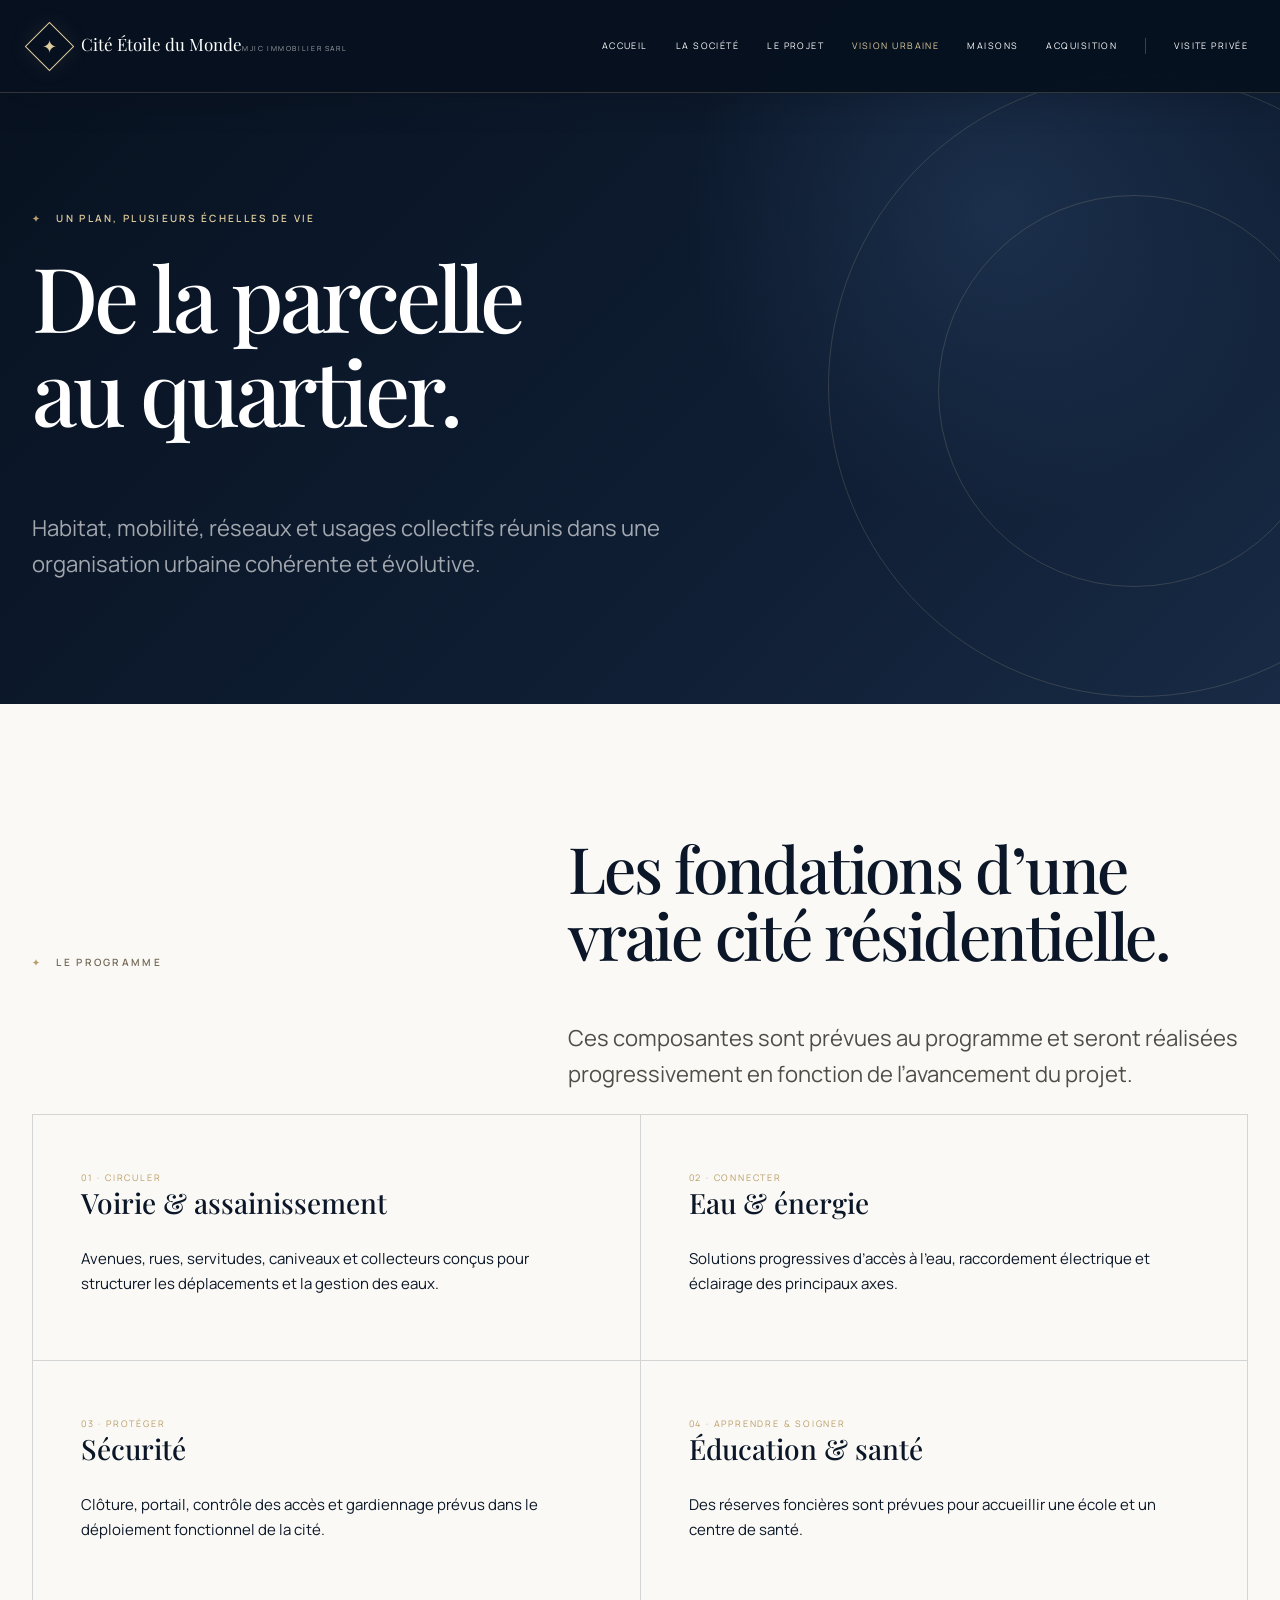
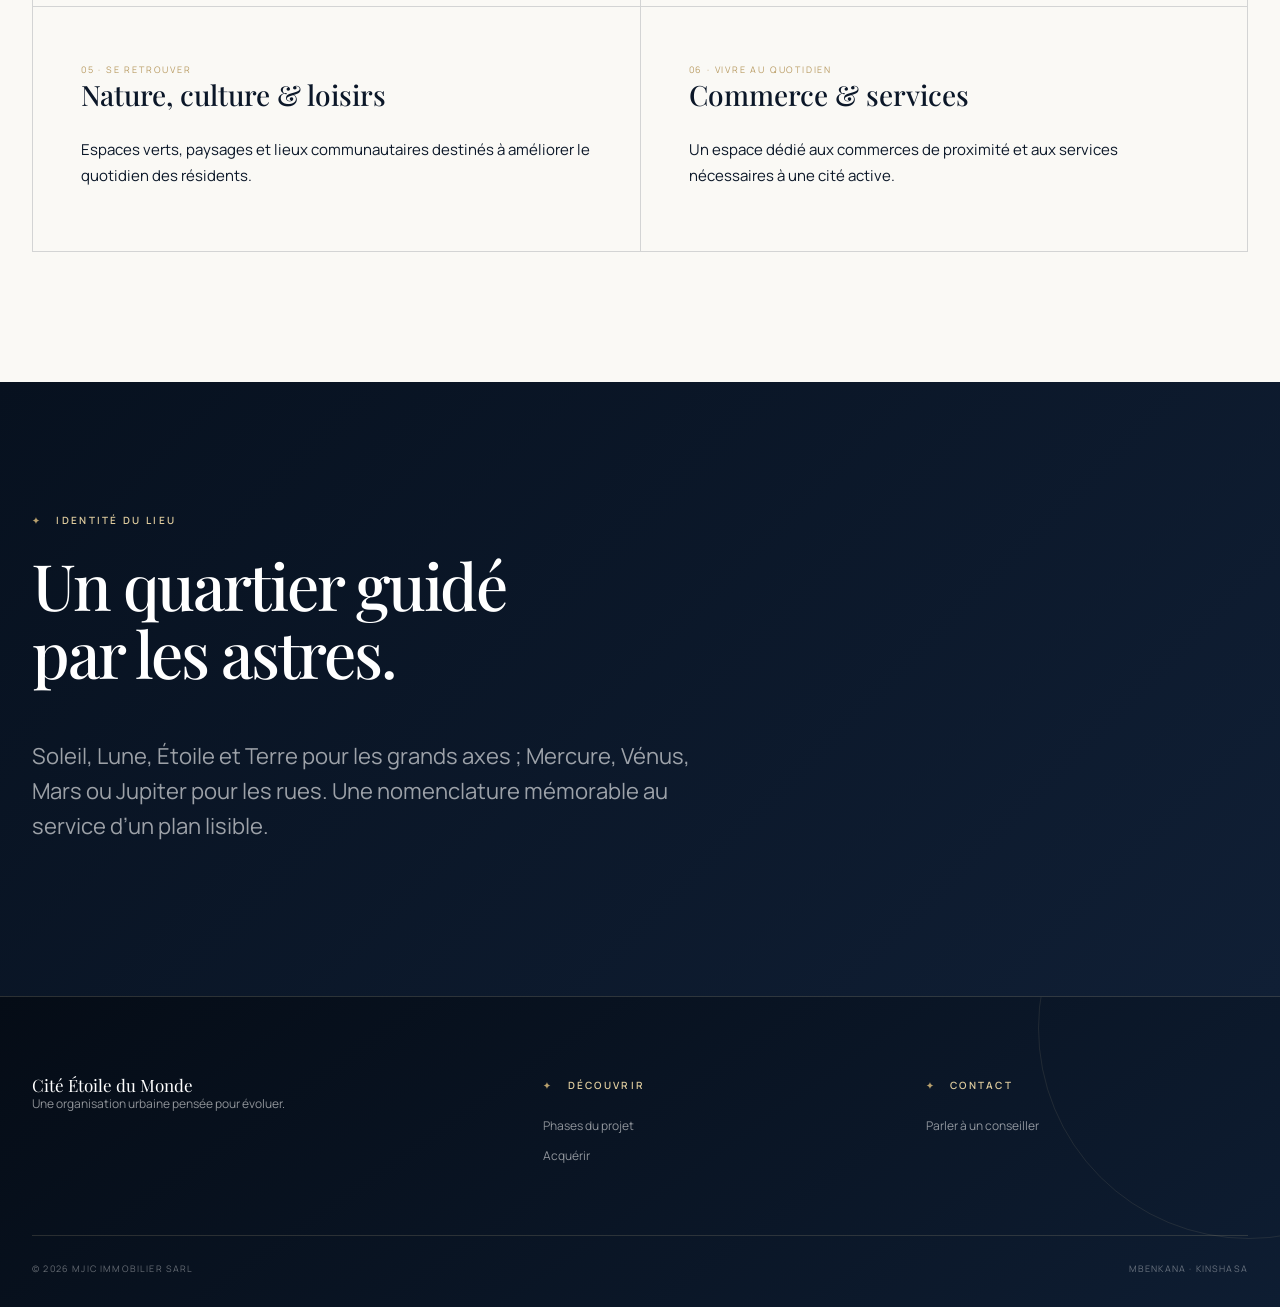
<file: vision-urbaine.html>
<!doctype html>
<html lang="fr">

<head>
    <meta charset="utf-8">
    <meta name="viewport" content="width=device-width,initial-scale=1">
    <meta name="theme-color" content="#07111f">
    <meta name="description" content="Vision urbaine et équipements programmés pour Cité Étoile du Monde.">
    <title>Vision urbaine — Cité Étoile du Monde</title>
    <link rel="stylesheet" href="css/style.css">
</head>

<body>
    <header class="site-header solid">
        <div class="wrap nav"><a class="brand" href="index.html"><span
                    class="brand-mark"><span>✦</span></span><span><span class="brand-name">Cité Étoile du
                        Monde</span><span class="brand-company">MJIC Immobilier SARL</span></span></a><button
                class="menu-btn">☰</button>
            <nav class="nav-links"><a href="index.html">Accueil</a><a href="societe.html">La société</a><a
                    href="projet.html">Le projet</a><a class="active" href="vision-urbaine.html">Vision urbaine</a><a
                    href="maisons.html">Maisons</a><a href="acquisition.html">Acquisition</a><a class="nav-cta" href="visite-privee.html">Visite privée</a></nav>
        </div>
    </header>
    <main>
        <section class="page-hero">
            <div class="wrap">
                <p class="eyebrow">Un plan, plusieurs échelles de vie</p>
                <h1>De la parcelle<br>au quartier.</h1>
                <p class="lead">Habitat, mobilité, réseaux et usages collectifs réunis dans une organisation urbaine
                    cohérente et évolutive.</p>
            </div>
        </section>
        <section class="section">
            <div class="wrap">
                <div class="intro-grid">
                    <p class="eyebrow">Le programme</p>
                    <div>
                        <h2>Les fondations d’une vraie cité résidentielle.</h2>
                        <p class="lead">Ces composantes sont prévues au programme et seront réalisées progressivement en
                            fonction de l’avancement du projet.</p>
                    </div>
                </div>
                <div class="program">
                    <article class="reveal"><span>01 · Circuler</span>
                        <h3>Voirie & assainissement</h3>
                        <p>Avenues, rues, servitudes, caniveaux et collecteurs conçus pour structurer les déplacements
                            et la gestion des eaux.</p>
                    </article>
                    <article class="reveal"><span>02 · Connecter</span>
                        <h3>Eau & énergie</h3>
                        <p>Solutions progressives d’accès à l’eau, raccordement électrique et éclairage des principaux
                            axes.</p>
                    </article>
                    <article class="reveal"><span>03 · Protéger</span>
                        <h3>Sécurité</h3>
                        <p>Clôture, portail, contrôle des accès et gardiennage prévus dans le déploiement fonctionnel de
                            la cité.</p>
                    </article>
                    <article class="reveal"><span>04 · Apprendre & soigner</span>
                        <h3>Éducation & santé</h3>
                        <p>Des réserves foncières sont prévues pour accueillir une école et un centre de santé.</p>
                    </article>
                    <article class="reveal"><span>05 · Se retrouver</span>
                        <h3>Nature, culture & loisirs</h3>
                        <p>Espaces verts, paysages et lieux communautaires destinés à améliorer le quotidien des
                            résidents.</p>
                    </article>
                    <article class="reveal"><span>06 · Vivre au quotidien</span>
                        <h3>Commerce & services</h3>
                        <p>Un espace dédié aux commerces de proximité et aux services nécessaires à une cité active.</p>
                    </article>
                </div>
            </div>
        </section>
        <section class="section phases">
            <div class="wrap">
                <p class="eyebrow">Identité du lieu</p>
                <h2>Un quartier guidé<br>par les astres.</h2>
                <p class="lead" style="color:rgba(255,255,255,.6)">Soleil, Lune, Étoile et Terre pour les grands axes ;
                    Mercure, Vénus, Mars ou Jupiter pour les rues. Une nomenclature mémorable au service d’un plan
                    lisible.</p>
            </div>
        </section>
    </main>
    <footer class="site-footer">
        <div class="wrap">
            <div class="footer-grid">
                <div>
                    <div class="brand-name">Cité Étoile du Monde</div>
                    <p>Une organisation urbaine pensée pour évoluer.</p>
                </div>
                <div><span class="eyebrow">Découvrir</span><a href="projet.html">Phases du projet</a><a
                        href="acquisition.html">Acquérir</a></div>
                <div><span class="eyebrow">Contact</span><a href="visite-privee.html">Parler à un conseiller</a></div>
            </div>
            <div class="footer-bottom">© 2026 MJIC Immobilier SARL <span>Mbenkana · Kinshasa</span></div>
        </div>
    </footer>
    <script src="js/main.js"></script>
</body>

</html>
</file>
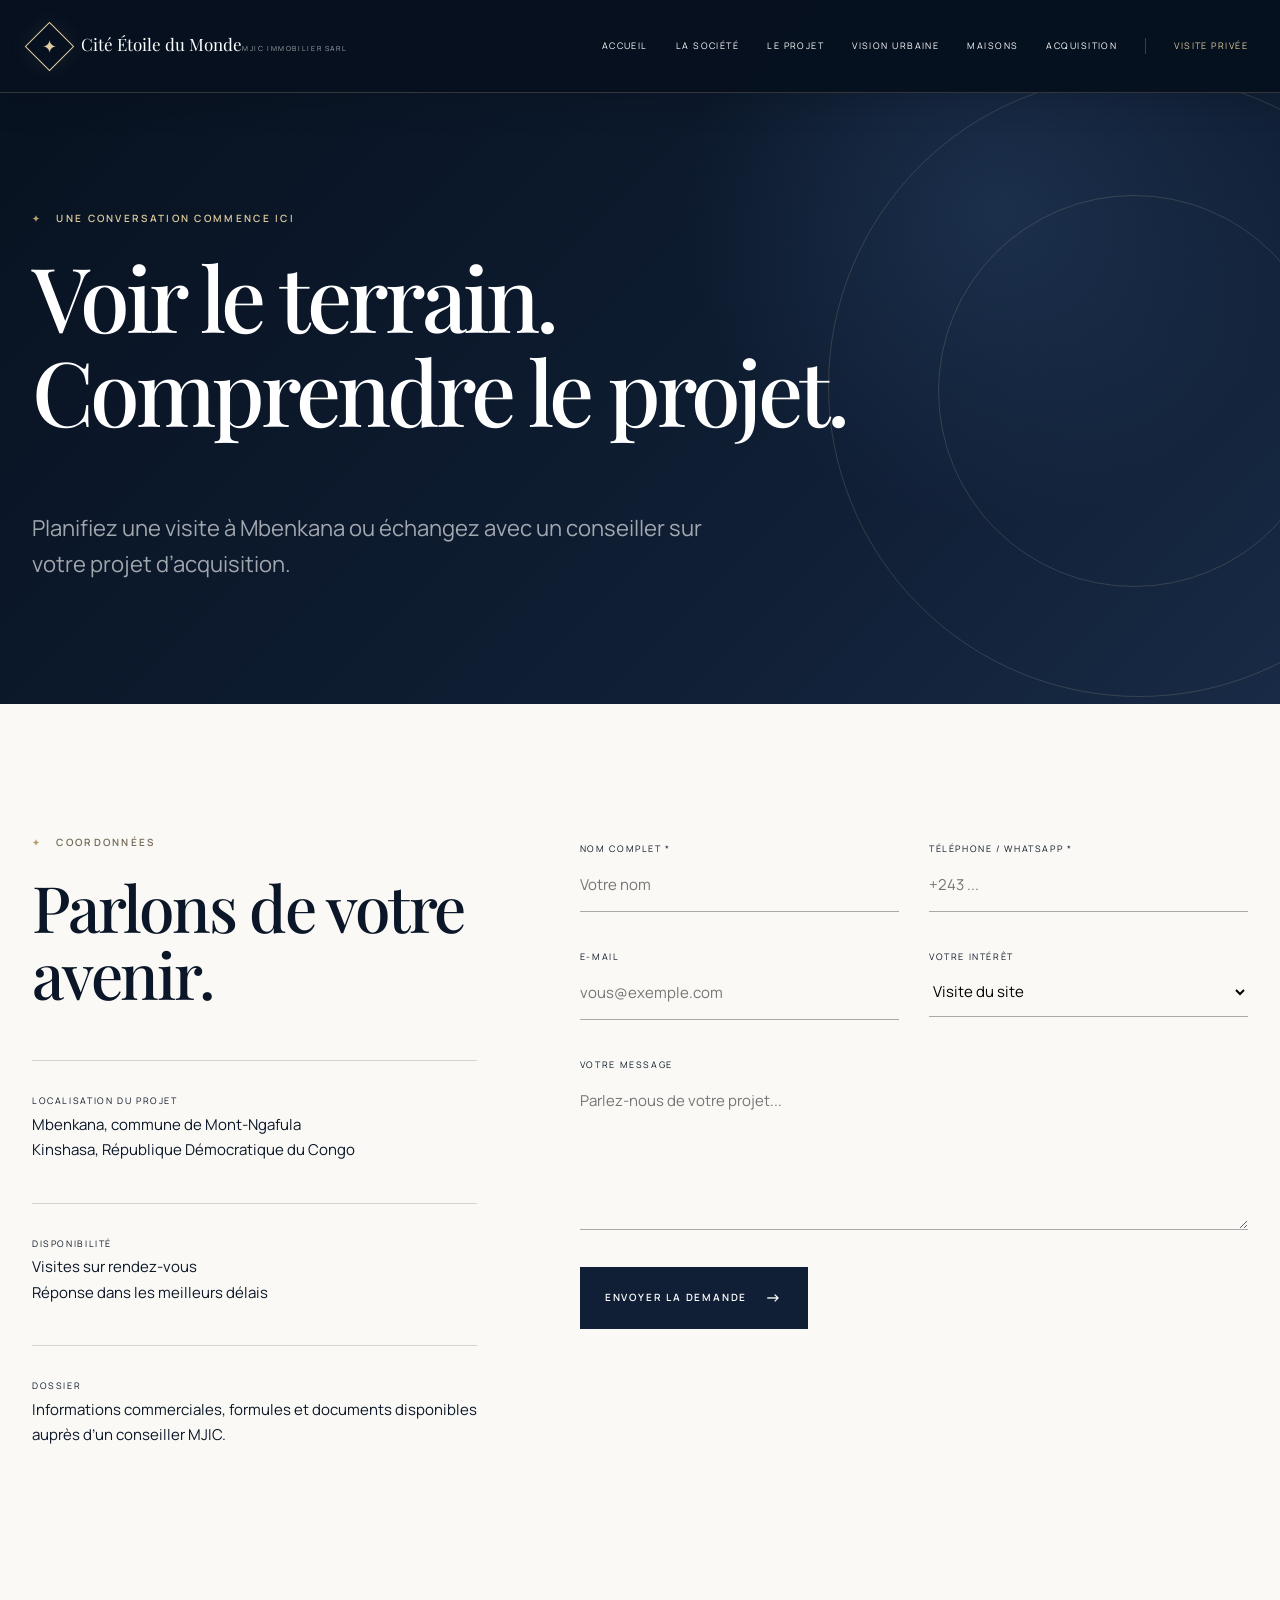
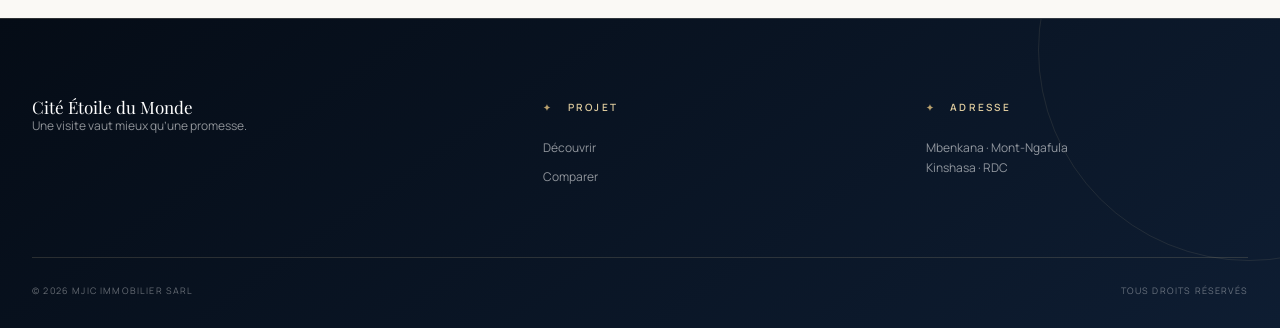
<file: visite-privee.html>
<!doctype html>
<html lang="fr">

<head>
    <meta charset="utf-8">
    <meta name="viewport" content="width=device-width,initial-scale=1">
    <meta name="theme-color" content="#07111f">
    <meta name="description"
        content="Contactez MJIC Immobilier SARL et planifiez une visite privée du site à Mbenkana.">
    <title>Contact & visite privée — MJIC Immobilier</title>
    <link rel="stylesheet" href="css/style.css">
</head>

<body>
    <header class="site-header solid">
        <div class="wrap nav"><a class="brand" href="index.html"><span
                    class="brand-mark"><span>✦</span></span><span><span class="brand-name">Cité Étoile du
                        Monde</span><span class="brand-company">MJIC Immobilier SARL</span></span></a><button
                class="menu-btn">☰</button>
            <nav class="nav-links"><a href="index.html">Accueil</a><a href="societe.html">La société</a><a
                    href="projet.html">Le projet</a><a href="vision-urbaine.html">Vision urbaine</a><a
                    href="maisons.html">Maisons</a><a href="acquisition.html">Acquisition</a><a class="active nav-cta" href="visite-privee.html">Visite privée</a>
            </nav>
        </div>
    </header>
    <main>
        <section class="page-hero">
            <div class="wrap">
                <p class="eyebrow">Une conversation commence ici</p>
                <h1>Voir le terrain.<br>Comprendre le projet.</h1>
                <p class="lead">Planifiez une visite à Mbenkana ou échangez avec un conseiller sur votre projet
                    d’acquisition.</p>
            </div>
        </section>
        <section class="section">
            <div class="wrap contact-layout">
                <aside>
                    <p class="eyebrow">Coordonnées</p>
                    <h2>Parlons de votre avenir.</h2>
                    <div class="contact-detail"><span>Localisation du projet</span>
                        <p>Mbenkana, commune de Mont-Ngafula<br>Kinshasa, République Démocratique du Congo</p>
                    </div>
                    <div class="contact-detail"><span>Disponibilité</span>
                        <p>Visites sur rendez-vous<br>Réponse dans les meilleurs délais</p>
                    </div>
                    <div class="contact-detail"><span>Dossier</span>
                        <p>Informations commerciales, formules et documents disponibles auprès d’un conseiller MJIC.</p>
                    </div>
                </aside>
                <div>
                    <div class="form-status" role="status"></div>
                    <form id="contactForm">
                        <div class="form-grid">
                            <div class="field"><label for="name">Nom complet *</label><input id="name" name="name"
                                    required placeholder="Votre nom"></div>
                            <div class="field"><label for="phone">Téléphone / WhatsApp *</label><input id="phone"
                                    name="phone" required placeholder="+243 ..."></div>
                            <div class="field"><label for="email">E-mail</label><input id="email" type="email"
                                    name="email" placeholder="vous@exemple.com"></div>
                            <div class="field"><label for="interest">Votre intérêt</label><select id="interest"
                                    name="interest">
                                    <option>Visite du site</option>
                                    <option>Formule cash</option>
                                    <option>Crédit 1 an</option>
                                    <option>Crédit 3 ans</option>
                                    <option>Crédit 5 ans</option>
                                    <option>Crédit 10 ans</option>
                                    <option>Demande de dossier</option>
                                </select></div>
                            <div class="field full"><label for="message">Votre message</label><textarea id="message"
                                    name="message" rows="5" placeholder="Parlez-nous de votre projet..."></textarea>
                            </div>
                            <div class="field full"><button class="btn btn-dark" type="submit">Envoyer la
                                    demande</button></div>
                        </div>
                    </form>
                </div>
            </div>
        </section>
    </main>
    <footer class="site-footer">
        <div class="wrap">
            <div class="footer-grid">
                <div>
                    <div class="brand-name">Cité Étoile du Monde</div>
                    <p>Une visite vaut mieux qu’une promesse.</p>
                </div>
                <div><span class="eyebrow">Projet</span><a href="projet.html">Découvrir</a><a
                        href="acquisition.html">Comparer</a></div>
                <div><span class="eyebrow">Adresse</span>
                    <p>Mbenkana · Mont-Ngafula<br>Kinshasa · RDC</p>
                </div>
            </div>
            <div class="footer-bottom">© 2026 MJIC Immobilier SARL <span>Tous droits réservés</span></div>
        </div>
    </footer>
    <script src="js/main.js"></script>
</body>

</html>
</file>
<file: css/style.css>
@import url('https://fonts.googleapis.com/css2?family=Manrope:wght@400;500;600&family=Playfair+Display:ital,wght@0,500;1,500&display=swap');
:root{--ink:#121310;--ivory:#f3f0e8;--paper:#fbfaf6;--stone:#c8c0b2;--earth:#806d55;--gold:#b49a68;--line:rgba(18,19,16,.17);--display:'Playfair Display',Georgia,serif;--sans:'Manrope',Arial,sans-serif}*{box-sizing:border-box}html{scroll-behavior:smooth}body{margin:0;background:var(--paper);color:var(--ink);font-family:var(--sans);font-size:15px;line-height:1.7}body.menu-open{overflow:hidden}a{color:inherit;text-decoration:none}img{display:block;width:100%}button,input,select,textarea{font:inherit}.wrap{width:min(1240px,calc(100% - 64px));margin:auto}.eyebrow{display:flex;align-items:center;gap:14px;margin:0 0 22px;font-size:10px;font-weight:600;letter-spacing:.23em;text-transform:uppercase}.eyebrow:before{content:'';width:34px;height:1px;background:var(--gold)}h1,h2,h3,p{margin-top:0}h1,h2,h3{font-family:var(--display);font-weight:500;line-height:1.05}h1{font-size:clamp(54px,8vw,118px);letter-spacing:-.045em}h2{font-size:clamp(38px,5vw,70px);letter-spacing:-.035em}h3{font-size:28px}.lead{font-size:clamp(17px,2vw,22px);line-height:1.6;max-width:690px;color:#4f4d46}.btn{display:inline-flex;align-items:center;justify-content:center;gap:18px;border:1px solid;padding:16px 24px;font-size:10px;font-weight:600;letter-spacing:.18em;text-transform:uppercase;transition:.3s;background:transparent}.btn:after{content:'→';font-size:16px}.btn-dark{background:var(--ink);color:white;border-color:var(--ink)}.btn-light{color:white;border-color:rgba(255,255,255,.45)}.btn:hover{background:var(--gold);border-color:var(--gold);color:var(--ink)}
.site-header{position:fixed;z-index:50;top:0;left:0;width:100%;color:white;border-bottom:1px solid rgba(255,255,255,.18);transition:.35s}.site-header.scrolled,.site-header.solid{background:rgba(18,19,16,.97)}.nav{height:92px;display:flex;align-items:center;justify-content:space-between}.brand{display:flex;align-items:center;gap:14px}.brand-mark{width:35px;height:35px;border:1px solid var(--gold);display:grid;place-items:center;color:var(--gold);font-size:18px;transform:rotate(45deg)}.brand-mark span{transform:rotate(-45deg)}.brand-name{font-family:var(--display);font-size:17px;line-height:1}.brand-company{font-size:7px;letter-spacing:.23em;text-transform:uppercase;opacity:.62;margin-top:5px}.nav-links{display:flex;align-items:center;gap:28px}.nav-links a{font-size:9px;letter-spacing:.16em;text-transform:uppercase}.nav-links a.active,.nav-links a:hover{color:#d7bf90}.nav-cta{border-left:1px solid rgba(255,255,255,.2);padding-left:28px}.menu-btn{display:none;color:white;background:none;border:0;font-size:25px}
.hero{min-height:100svh;background:#151710 url('../assets/cite-etoile-aerial.png') center/cover;position:relative;color:white;display:flex;align-items:flex-end}.hero:after{content:'';position:absolute;inset:0;background:linear-gradient(90deg,rgba(8,10,7,.92) 0%,rgba(8,10,7,.55) 45%,rgba(8,10,7,.08) 78%),linear-gradient(0deg,rgba(8,10,7,.65),transparent 48%)}.hero-inner{position:relative;z-index:1;padding:190px 0 74px;width:100%}.hero h1{max-width:920px;margin-bottom:30px}.hero h1 em{color:#d6c398}.hero-copy{display:grid;grid-template-columns:1fr 1fr;align-items:end;gap:40px}.hero-copy p{max-width:540px;color:rgba(255,255,255,.7);font-size:17px}.hero-actions{display:flex;gap:12px;justify-content:flex-end}.fact-line{position:relative;z-index:2;background:var(--ink);color:white}.facts{display:grid;grid-template-columns:repeat(4,1fr)}.fact{padding:32px 24px;border-left:1px solid rgba(255,255,255,.13)}.fact:last-child{border-right:1px solid rgba(255,255,255,.13)}.fact strong{font-family:var(--display);font-size:33px;font-weight:500}.fact span{display:block;font-size:9px;letter-spacing:.18em;text-transform:uppercase;opacity:.52}
.section{padding:130px 0}.intro-grid{display:grid;grid-template-columns:.75fr 1.25fr;gap:10vw}.intro-grid h2{max-width:780px}.copy-columns{columns:2;column-gap:55px;color:#646058}.manifesto{background:var(--ivory)}.manifesto-grid{display:grid;grid-template-columns:1fr 1fr;gap:7vw;align-items:center}.manifesto-visual{position:relative;min-height:620px;background:url('../assets/images/cite_etoile_blueprint.png') center/cover}.manifesto-visual:before{content:'';position:absolute;inset:20px;border:1px solid rgba(255,255,255,.7)}.quote{font-family:var(--display);font-size:clamp(30px,4vw,56px);line-height:1.18}.text-link{display:inline-block;margin-top:25px;padding-bottom:5px;border-bottom:1px solid;font-size:10px;letter-spacing:.15em;text-transform:uppercase}.phases{background:var(--ink);color:white}.phase-row{display:grid;grid-template-columns:160px 1fr 1fr;gap:40px;padding:52px 0;border-top:1px solid rgba(255,255,255,.17)}.phase-row:last-child{border-bottom:1px solid rgba(255,255,255,.17)}.phase-no{font-family:var(--display);font-size:50px;color:var(--gold)}.phase-row p{color:rgba(255,255,255,.57);max-width:560px}.status{font-size:9px;letter-spacing:.18em;text-transform:uppercase;color:#d8bd89}.pricing-feature{display:grid;grid-template-columns:1.05fr .95fr;min-height:580px}.pricing-copy{background:#d3c8b4;padding:9vw}.price{font-family:var(--display);font-size:clamp(64px,8vw,110px);letter-spacing:-.05em;line-height:1}.price small{font:500 10px var(--sans);letter-spacing:.2em}.pricing-image{background:url('../assets/hero-cite.jpg') center/cover;filter:saturate(.7)}
.page-hero{padding:210px 0 100px;background:var(--ink);color:white}.page-hero h1{font-size:clamp(50px,7vw,96px);max-width:980px}.page-hero .lead{color:rgba(255,255,255,.62)}.editorial-grid{display:grid;grid-template-columns:1fr 1fr;gap:8vw;align-items:start}.portrait{position:sticky;top:120px}.portrait img{aspect-ratio:4/5;object-fit:cover;filter:grayscale(35%)}.principle{display:grid;grid-template-columns:70px 1fr;padding:35px 0;border-top:1px solid var(--line)}.principle b{font-family:var(--display);font-size:24px;color:var(--gold)}.principle p{color:#666158}.timeline{counter-reset:step}.timeline-item{display:grid;grid-template-columns:160px 1fr;gap:50px;padding:48px 0;border-top:1px solid var(--line)}.timeline-item:before{counter-increment:step;content:'0' counter(step);font-family:var(--display);font-size:48px;color:var(--gold)}.program{display:grid;grid-template-columns:repeat(2,1fr);border-top:1px solid var(--line);border-left:1px solid var(--line)}.program article{padding:48px;border-right:1px solid var(--line);border-bottom:1px solid var(--line)}.program span{font-size:9px;letter-spacing:.2em;text-transform:uppercase;color:var(--earth)}
.portrait figcaption{padding-top:14px;font-size:10px;letter-spacing:.11em;text-transform:uppercase;color:var(--earth)}.founder-roles{padding:16px 0 20px;border-top:1px solid var(--line);border-bottom:1px solid var(--line);font-size:10px;font-weight:600;letter-spacing:.12em;text-transform:uppercase;color:var(--earth)}.founder-roles span{padding:0 7px;color:var(--gold)}.founder-bio{margin:35px 0 45px;color:#5e5a52}.founder-bio p{margin-bottom:20px}
.acquisition-page{background:#080f1c}.acquisition-hero{position:relative;overflow:hidden;background:radial-gradient(circle at 78% 28%,rgba(55,91,139,.35),transparent 28%),linear-gradient(135deg,#060b14,#101d31 65%,#182840)}.acquisition-hero:before,.acquisition-hero:after{content:'';position:absolute;border:1px solid rgba(206,188,145,.2);border-radius:50%}.acquisition-hero:before{width:620px;height:620px;right:-160px;top:80px}.acquisition-hero:after{width:390px;height:390px;right:-45px;top:195px}.pricing-section{background:#f3f0e8}.pricing-intro{display:grid;grid-template-columns:1fr 1fr;gap:9vw;align-items:end;margin-bottom:65px}.pricing-intro>p{color:#615e58;max-width:540px}.plans{display:grid;grid-template-columns:repeat(6,1fr);gap:12px}.plan{grid-column:span 2;position:relative;display:flex;flex-direction:column;min-height:560px;padding:34px;background:#fff;border:1px solid rgba(12,24,42,.13);transition:.3s}.plan:nth-child(4){grid-column:2/span 2}.plan.recommended{background:#0c182a;color:#fff;border-color:#af986a;box-shadow:inset 0 3px #af986a}.plan:hover{transform:translateY(-7px);border-color:#af986a}.plan-head{display:flex;justify-content:space-between;align-items:center}.plan-number{font-family:var(--display);font-size:22px;color:#af986a}.plan .tag{font-size:8px;letter-spacing:.14em;text-transform:uppercase;color:#806d55}.plan.recommended .tag{color:#dbc592}.plan h3{font-size:29px;margin:33px 0 30px}.plan-label{margin:0;font-size:8px;letter-spacing:.18em;text-transform:uppercase;color:#8b887f}.plan .amount{font-family:var(--display);font-size:46px;line-height:1;color:#14223a}.plan.recommended .amount{color:#fff}.plan .amount small{font:600 9px var(--sans);letter-spacing:.15em}.payment{margin:27px 0;padding:20px 0;border-top:1px solid rgba(15,29,49,.13);border-bottom:1px solid rgba(15,29,49,.13)}.plan.recommended .payment{border-color:rgba(255,255,255,.15)}.payment strong,.payment span{display:block}.payment strong{font-size:19px}.payment span{font-size:10px;color:#7b7973}.plan.recommended .payment span{color:#aeb6c3}.plan ul{padding:0;list-style:none;font-size:12px;line-height:1.6;margin:0 0 30px}.plan li{padding:7px 0 7px 18px;position:relative}.plan li:before{content:'✦';position:absolute;left:0;color:#af986a;font-size:8px}.plan>a{margin-top:auto;padding-top:18px;border-top:1px solid rgba(15,29,49,.13);font-size:9px;font-weight:600;letter-spacing:.12em;text-transform:uppercase;display:flex;justify-content:space-between}.plan.recommended>a{border-color:rgba(255,255,255,.15);color:#dbc592}.pricing-note{display:grid;grid-template-columns:210px 1fr;gap:30px;margin:70px 0;padding:30px 0;border-top:1px solid rgba(15,29,49,.22);border-bottom:1px solid rgba(15,29,49,.22)}.pricing-note strong{font:500 24px var(--display)}.pricing-note p{font-size:12px;color:#67635c;margin:0}.acquisition-steps{display:grid;grid-template-columns:repeat(4,1fr);margin:80px 0}.acquisition-steps div{padding:30px;border-left:1px solid rgba(15,29,49,.2)}.acquisition-steps span{display:block;color:#af986a;font-family:var(--display);font-size:25px}.acquisition-steps strong{display:block;font-family:var(--display);font-size:24px;margin:10px 0}.acquisition-steps p{font-size:11px;color:#68645d}.pricing-cta{background:#0c182a;color:#fff;padding:55px 60px;display:flex;align-items:center;justify-content:space-between;gap:40px;position:relative;overflow:hidden}.pricing-cta h2{font-size:clamp(34px,4vw,58px);margin:0}.pricing-cta .eyebrow{color:#dbc592}
.contact-layout{display:grid;grid-template-columns:.8fr 1.2fr;gap:8vw}.contact-detail{padding:25px 0;border-top:1px solid var(--line)}.contact-detail span,label{font-size:9px;letter-spacing:.18em;text-transform:uppercase}.form-grid{display:grid;grid-template-columns:1fr 1fr;gap:30px}.field.full{grid-column:1/-1}.field input,.field select,.field textarea{width:100%;border:0;border-bottom:1px solid #aaa;background:transparent;padding:13px 0;outline:0;border-radius:0}.field input:focus,.field textarea:focus{border-color:var(--gold)}.form-status{display:none;padding:18px;border:1px solid var(--gold);margin-bottom:25px}.form-status.show{display:block}.site-footer{background:#0d0e0c;color:white;padding:80px 0 30px}.footer-grid{display:grid;grid-template-columns:1.4fr 1fr 1fr;gap:60px}.footer-grid p,.footer-grid a{color:rgba(255,255,255,.55);font-size:12px}.footer-grid a{display:block;margin:9px 0}.footer-bottom{border-top:1px solid rgba(255,255,255,.13);margin-top:60px;padding-top:25px;font-size:9px;letter-spacing:.13em;text-transform:uppercase;color:rgba(255,255,255,.38);display:flex;justify-content:space-between}.reveal{opacity:0;transform:translateY(24px);transition:.75s ease}.reveal.visible{opacity:1;transform:none}
.model-feature{display:grid;grid-template-columns:1.35fr .65fr;min-height:560px;border-top:1px solid var(--line)}.model-feature.reverse{grid-template-columns:.65fr 1.35fr}.model-feature.reverse .model-gallery{order:2}.model-copy{padding:70px 5vw;display:flex;flex-direction:column;justify-content:center}.model-copy .model-type{font-size:9px;letter-spacing:.2em;text-transform:uppercase;color:var(--earth)}.model-copy p{color:#625e56}.model-gallery{display:grid;grid-template-columns:2fr 1fr;grid-template-rows:1fr 1fr;gap:4px;min-height:560px;background:var(--ink)}.model-gallery img{height:100%;object-fit:cover}.model-gallery img:first-child{grid-row:1/-1}.model-gallery-home{display:grid;grid-template-columns:1.25fr .75fr;gap:4px;margin-top:55px}.model-tile{position:relative;overflow:hidden;min-height:520px;background:var(--ink)}.model-tile img{height:100%;object-fit:cover;transition:transform .7s ease}.model-tile:hover img{transform:scale(1.025)}.model-tile:after{content:'';position:absolute;inset:45% 0 0;background:linear-gradient(transparent,rgba(10,11,9,.82))}.model-tile-info{position:absolute;z-index:1;left:35px;right:35px;bottom:30px;color:white}.model-tile-info span{font-size:9px;letter-spacing:.18em;text-transform:uppercase;color:#d7bf90}.model-tile-info h3{font-size:34px;margin:5px 0}.gallery-strip{display:grid;grid-template-columns:repeat(3,1fr);gap:4px}.gallery-strip img{height:280px;object-fit:cover}.faq{max-width:900px;margin-left:auto}.faq details{border-top:1px solid var(--line)}.faq details:last-child{border-bottom:1px solid var(--line)}.faq summary{list-style:none;cursor:pointer;padding:28px 55px 28px 0;font-family:var(--display);font-size:23px;position:relative}.faq summary::-webkit-details-marker{display:none}.faq summary:after{content:'+';position:absolute;right:8px;font-family:var(--sans);font-weight:400}.faq details[open] summary:after{content:'−'}.faq details p{max-width:720px;padding:0 45px 25px 0;color:#625e56}.disclaimer{font-size:11px;color:#77736b;border-top:1px solid var(--line);padding-top:18px;margin-top:35px}
@media(max-width:900px){.wrap{width:min(100% - 36px,700px)}.nav{height:76px}.nav-links{position:fixed;inset:76px 0 0;background:var(--ink);display:none;flex-direction:column;align-items:flex-start;padding:50px 32px;gap:25px;overflow:auto}.nav-links.open{display:flex}.nav-links a{font-size:13px}.nav-cta{border:0;padding:0}.menu-btn{display:block}.hero-inner{padding-top:150px}.hero-copy,.intro-grid,.manifesto-grid,.pricing-feature,.editorial-grid,.contact-layout,.model-feature,.model-feature.reverse,.pricing-intro{grid-template-columns:1fr}.hero-actions{justify-content:flex-start;flex-wrap:wrap}.facts{grid-template-columns:1fr 1fr}.section{padding:85px 0}.copy-columns{columns:1}.manifesto-visual{min-height:430px;order:2}.phase-row{grid-template-columns:70px 1fr}.phase-row>div:last-child{grid-column:2}.plans{grid-template-columns:1fr 1fr}.plan,.plan:nth-child(4){grid-column:auto}.portrait{position:relative;top:auto}.pricing-image{min-height:420px}.footer-grid{grid-template-columns:1fr 1fr}.model-feature.reverse .model-gallery{order:0}.model-gallery-home{grid-template-columns:1fr}.model-tile{min-height:440px}.acquisition-steps{grid-template-columns:1fr 1fr}.pricing-cta{padding:45px;align-items:flex-start;flex-direction:column}}
@media(max-width:560px){.wrap{width:calc(100% - 28px)}.brand-name{font-size:15px}.hero{min-height:820px;background-position:60% center}.hero h1{font-size:53px}.hero-copy{gap:18px}.facts{grid-template-columns:1fr 1fr}.fact{padding:22px 12px}.fact strong{font-size:26px}.phase-row,.timeline-item{grid-template-columns:52px 1fr;gap:15px}.plans,.program,.form-grid,.footer-grid,.acquisition-steps{grid-template-columns:1fr}.field.full{grid-column:auto}.footer-bottom{display:block}.footer-bottom span{display:block;margin-top:10px}.page-hero{padding-top:160px}.program article{padding:32px}.plan:hover,.plan.recommended{transform:none}.model-gallery{grid-template-columns:1fr;grid-template-rows:repeat(3,260px);min-height:0}.model-gallery img:first-child{grid-row:auto}.model-copy{padding:55px 25px}.gallery-strip{grid-template-columns:1fr}.gallery-strip img{height:230px}.model-tile{min-height:390px}.faq summary{font-size:20px}.plan{min-height:520px;padding:28px}.pricing-note{grid-template-columns:1fr}.pricing-cta{padding:38px 25px}.acquisition-hero:before{width:360px;height:360px}}
@media(prefers-reduced-motion:reduce){html{scroll-behavior:auto}.reveal{opacity:1;transform:none;transition:none}}

/* Identité céleste — système global Cité Étoile du Monde */
:root{--ink:#0b1728;--ivory:#f0eee7;--paper:#faf9f5;--stone:#c8c3b8;--earth:#746956;--gold:#b8a06d;--gold-light:#dfcc9e;--night:#07111f;--night-mid:#101f35;--line:rgba(11,23,40,.16)}
body{background:var(--paper);color:var(--ink)}
.eyebrow{color:var(--earth)}
.eyebrow:before{content:'✦';width:auto;height:auto;background:none;color:var(--gold);font-size:9px}
.page-hero .eyebrow,.hero .eyebrow,.phases .eyebrow,.site-footer .eyebrow{color:var(--gold-light)}
.site-header{border-bottom-color:rgba(223,204,158,.2)}
.site-header.scrolled,.site-header.solid{background:rgba(7,17,31,.97);box-shadow:0 8px 35px rgba(2,7,14,.16)}
.brand-mark{border-color:var(--gold-light);color:var(--gold-light);box-shadow:0 0 22px rgba(184,160,109,.12)}
.nav-links a.active,.nav-links a:hover{color:var(--gold-light)}
.hero:after{background:linear-gradient(90deg,rgba(5,13,25,.94) 0%,rgba(8,20,36,.61) 46%,rgba(8,20,36,.08) 78%),linear-gradient(0deg,rgba(5,13,25,.75),transparent 50%)}
.fact-line,.phases{background:linear-gradient(135deg,var(--night),var(--night-mid))}
.fact strong,.phase-no,.status{color:var(--gold-light)}
.page-hero{position:relative;overflow:hidden;background:radial-gradient(circle at 78% 30%,rgba(53,84,127,.32),transparent 28%),linear-gradient(135deg,var(--night),var(--night-mid) 68%,#182a45)}
.page-hero:before,.page-hero:after{content:'';position:absolute;border:1px solid rgba(223,204,158,.17);border-radius:50%;pointer-events:none}
.page-hero:before{width:620px;height:620px;right:-170px;top:75px}
.page-hero:after{width:390px;height:390px;right:-50px;top:195px}
.page-hero .wrap{position:relative;z-index:1}
.manifesto{background:linear-gradient(135deg,#f0eee7,#e9edf1)}
.pricing-copy{background:#d9d0bd}
.btn-dark{background:var(--night-mid);border-color:var(--night-mid)}
.text-link{border-color:var(--gold)}
.principle b,.timeline-item:before,.model-copy .model-type,.portrait figcaption,.founder-roles{color:#8f784e}
.program span,.model-tile-info span{color:#b99c64}
.model-gallery,.model-tile{background:var(--night)}
.site-footer{position:relative;overflow:hidden;background:linear-gradient(145deg,#050c16,#0e1d32);border-top:1px solid rgba(223,204,158,.17)}
.site-footer:after{content:'';position:absolute;width:420px;height:420px;border:1px solid rgba(223,204,158,.1);border-radius:50%;right:-180px;top:-180px;pointer-events:none}
.footer-grid,.footer-bottom{position:relative;z-index:1}
.footer-bottom{border-top-color:rgba(223,204,158,.16)}
.form-status{background:#f2eddf;color:var(--ink)}
@media(max-width:900px){.nav-links{background:var(--night)}.page-hero:before{width:420px;height:420px;right:-230px}}

/* Responsive global — tablette, mobile et petits écrans */
@media(max-width:1100px){
  .wrap{width:min(100% - 40px,820px)}
  .nav{height:76px}
  .menu-btn{display:block;flex:0 0 auto;cursor:pointer}
  .nav-links{position:fixed;inset:76px 0 0;background:var(--night);display:none;flex-direction:column;align-items:flex-start;justify-content:flex-start;padding:42px max(24px,calc((100vw - 820px)/2));gap:0;overflow-y:auto}
  .nav-links.open{display:flex}
  .nav-links a{width:100%;padding:15px 0;border-bottom:1px solid rgba(255,255,255,.1);font-size:12px;letter-spacing:.14em}
  .nav-cta{border-left:0;padding-left:0}
  .hero-copy,.intro-grid,.manifesto-grid,.pricing-feature,.editorial-grid,.contact-layout,.model-feature,.model-feature.reverse,.pricing-intro{grid-template-columns:minmax(0,1fr)}
  .hero-copy{gap:28px}.hero-actions{justify-content:flex-start}
  .intro-grid,.manifesto-grid,.editorial-grid,.contact-layout{gap:55px}
  .portrait{position:relative;top:auto;max-width:620px}
  .phase-row{grid-template-columns:80px minmax(0,1fr);gap:22px}.phase-row>div:last-child{grid-column:2}.phase-row p{grid-column:2}
  .model-feature.reverse .model-gallery{order:0}
  .plans{grid-template-columns:repeat(2,minmax(0,1fr))}.plan,.plan:nth-child(4){grid-column:auto}
  .footer-grid{grid-template-columns:1.2fr 1fr 1fr;gap:35px}
}
@media(max-width:700px){
  html{font-size:15px}body{text-align:left;overflow-wrap:break-word}
  .wrap{width:calc(100% - 32px);max-width:none}
  h1,h2,h3,.lead,p{max-width:100%}
  h1{font-size:clamp(43px,14vw,62px);line-height:1.01;letter-spacing:-.035em}
  h2{font-size:clamp(34px,10vw,47px);line-height:1.07}
  h3{font-size:25px}.lead{font-size:17px;line-height:1.6}
  .section{padding:72px 0}.page-hero{padding:145px 0 70px;min-height:500px;display:flex;align-items:flex-end}.page-hero h1{font-size:clamp(43px,13vw,58px)}
  .hero{min-height:760px;background-position:62% center}.hero-inner{padding:145px 0 55px}.hero-copy{display:block}.hero-copy p{font-size:16px;margin-bottom:30px}
  .hero-actions{display:grid;grid-template-columns:1fr;gap:10px}.hero-actions .btn,.pricing-cta .btn{width:100%}
  .facts{grid-template-columns:1fr 1fr}.fact{padding:22px 13px;min-width:0}.fact strong{font-size:25px}.fact span{font-size:8px;letter-spacing:.12em}
  .copy-columns{columns:1}.manifesto-grid{gap:38px}.manifesto-visual{min-height:0;aspect-ratio:4/3;background-size:contain;background-repeat:no-repeat;background-color:#e7e8e5}.quote{font-size:34px}
  .phase-row{grid-template-columns:42px minmax(0,1fr);padding:38px 0;gap:14px}.phase-row>div:last-child,.phase-row p{grid-column:2}.phase-no{font-size:34px}
  .timeline-item{grid-template-columns:40px minmax(0,1fr);gap:14px;padding:35px 0}.timeline-item:before{font-size:31px}.timeline-item p{color:#625e56}
  main .section p:not(.eyebrow),.model-copy p,.phase-row p,.timeline-item p,.program p,.faq details p,.pricing-intro>p,.pricing-note p,.contact-detail p,.founder-bio p{text-align:justify;text-align-last:left;hyphens:auto;-webkit-hyphens:auto;word-spacing:-.02em}
  .principle{display:grid;grid-template-columns:42px minmax(0,1fr);gap:0 8px;padding:28px 0}.principle>div{display:contents}.principle b{font-size:19px;align-self:center}.principle h3{margin:0;align-self:center}.principle p{grid-column:1/-1;width:100%;margin:14px 0 0;text-align:justify;text-align-last:left;hyphens:auto;-webkit-hyphens:auto}
  .program{grid-template-columns:1fr}.program article{padding:32px 25px}
  .portrait img{aspect-ratio:auto;object-fit:contain}.founder-roles{line-height:2}.founder-roles span{padding:0 4px}
  .model-feature{min-height:0}.model-copy{padding:52px 24px}.model-gallery{display:block;min-height:0;background:#e9e8e3}.model-gallery img,.model-gallery img:first-child{height:auto;max-height:none;object-fit:contain;grid-row:auto;margin-bottom:4px}
  .model-gallery-home{display:block;margin-top:38px}.model-tile{display:block;min-height:0;margin-bottom:18px;background:var(--night)}.model-tile img{height:auto;object-fit:contain}.model-tile:after{display:none}.model-tile-info{position:static;display:block;padding:20px 22px}.model-tile-info h3{margin-bottom:0;font-size:29px}
  .gallery-strip{grid-template-columns:1fr}.gallery-strip img{height:auto;object-fit:contain;background:#e9e8e3}
  .plans{grid-template-columns:1fr}.plan,.plan:nth-child(4){grid-column:auto;min-height:0;padding:28px}.plan:hover{transform:none}.plan .amount{font-size:42px}
  .pricing-intro{gap:25px;margin-bottom:42px}.pricing-note{grid-template-columns:1fr;margin:48px 0}.acquisition-steps{grid-template-columns:1fr;margin:50px 0}.acquisition-steps div{border-left:0;border-top:1px solid var(--line);padding:24px 0}.pricing-cta{padding:38px 24px;flex-direction:column;align-items:stretch}.pricing-cta h2{font-size:38px}
  .form-grid{grid-template-columns:1fr}.field.full{grid-column:auto}.field{min-width:0}.field input,.field select,.field textarea{font-size:16px}
  .faq{margin-left:0}.faq summary{padding:24px 38px 24px 0;font-size:20px;line-height:1.25}.faq details p{padding-right:0}
  .pricing-feature{min-height:0}.pricing-copy{padding:65px 24px}.pricing-copy .price{font-size:62px}.pricing-image{min-height:0;aspect-ratio:4/3;background-size:contain;background-repeat:no-repeat;background-color:var(--night)}
  .footer-grid{grid-template-columns:1fr;gap:38px}.footer-grid p{text-align:left}.footer-bottom{display:block}.footer-bottom span{display:block;margin-top:10px}
  .btn{white-space:normal;text-align:center;line-height:1.4}.text-link{line-height:1.6}
}
@media(max-width:380px){
  .wrap{width:calc(100% - 24px)}.brand{gap:10px}.brand-mark{width:31px;height:31px}.brand-name{font-size:13px}.brand-company{letter-spacing:.16em}
  h1,.page-hero h1{font-size:40px}.facts{grid-template-columns:1fr}.fact{border-right:1px solid rgba(255,255,255,.13)}
}
</file>
